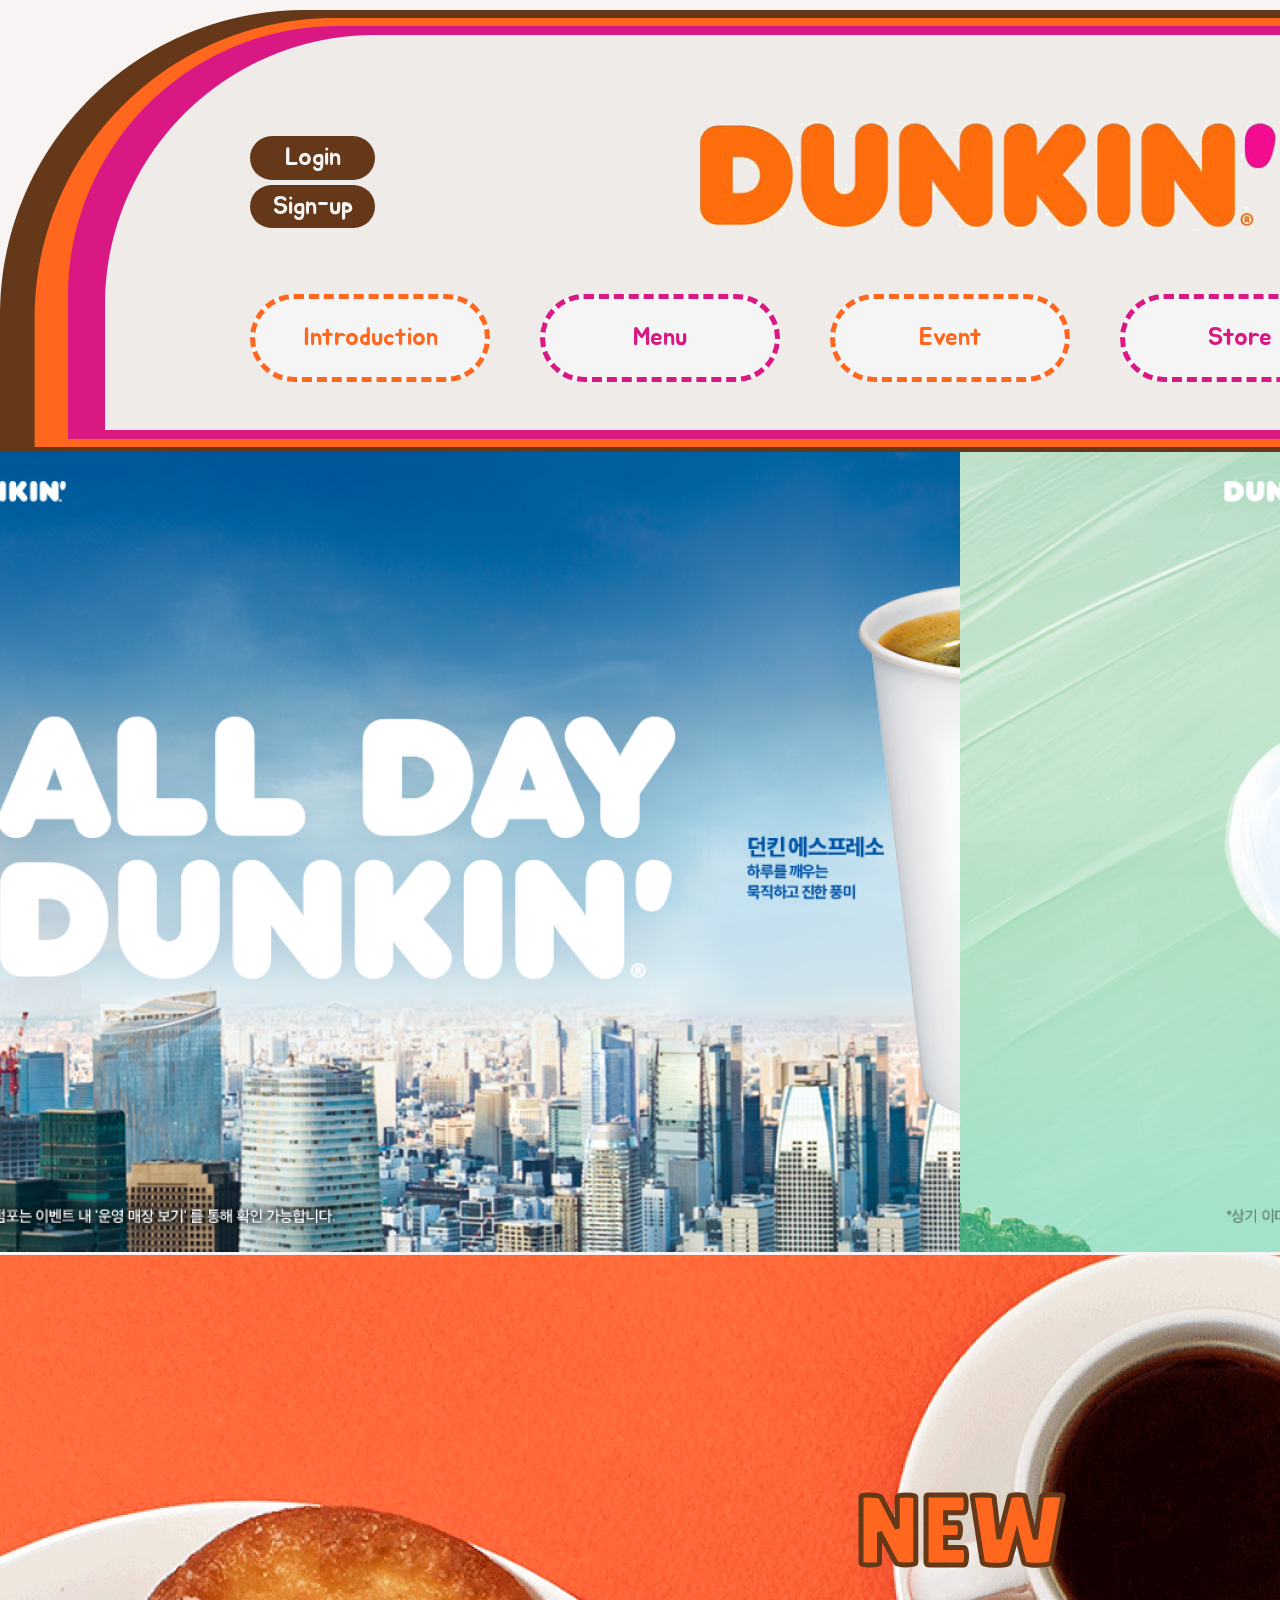
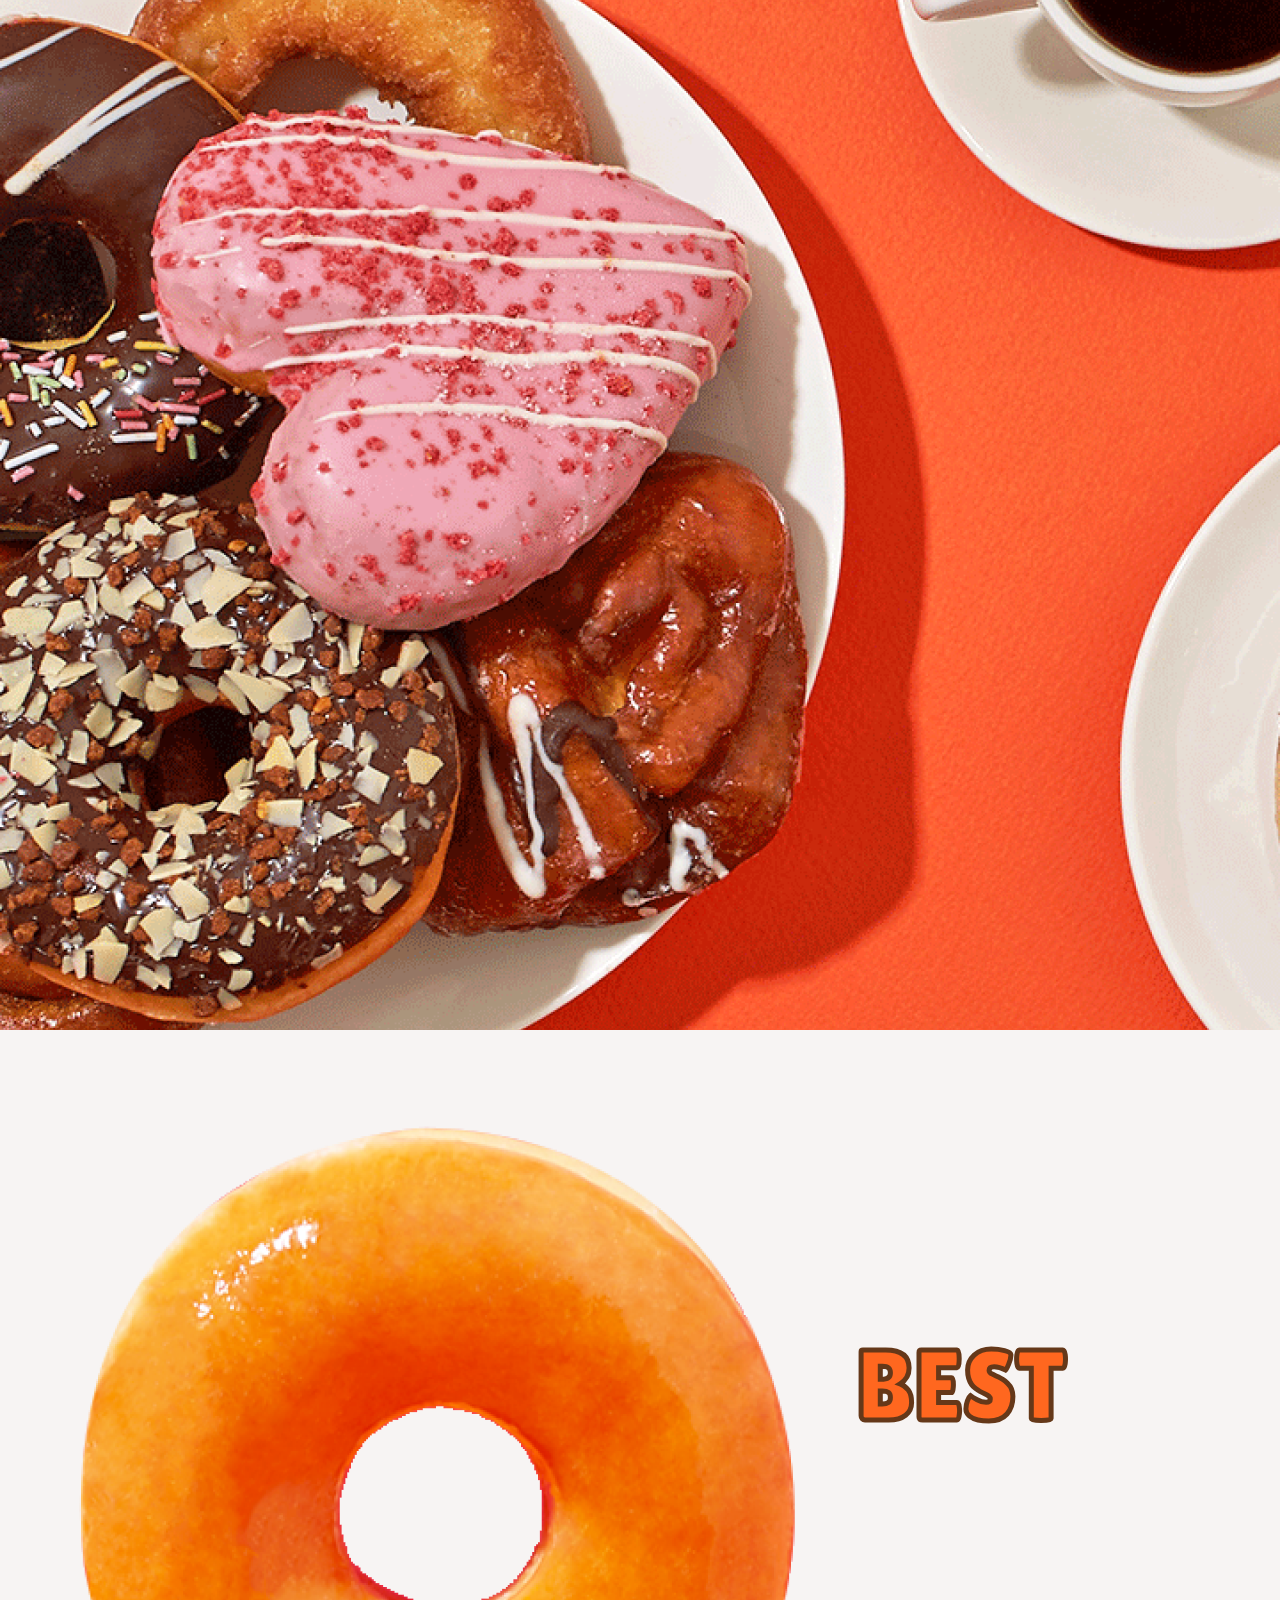
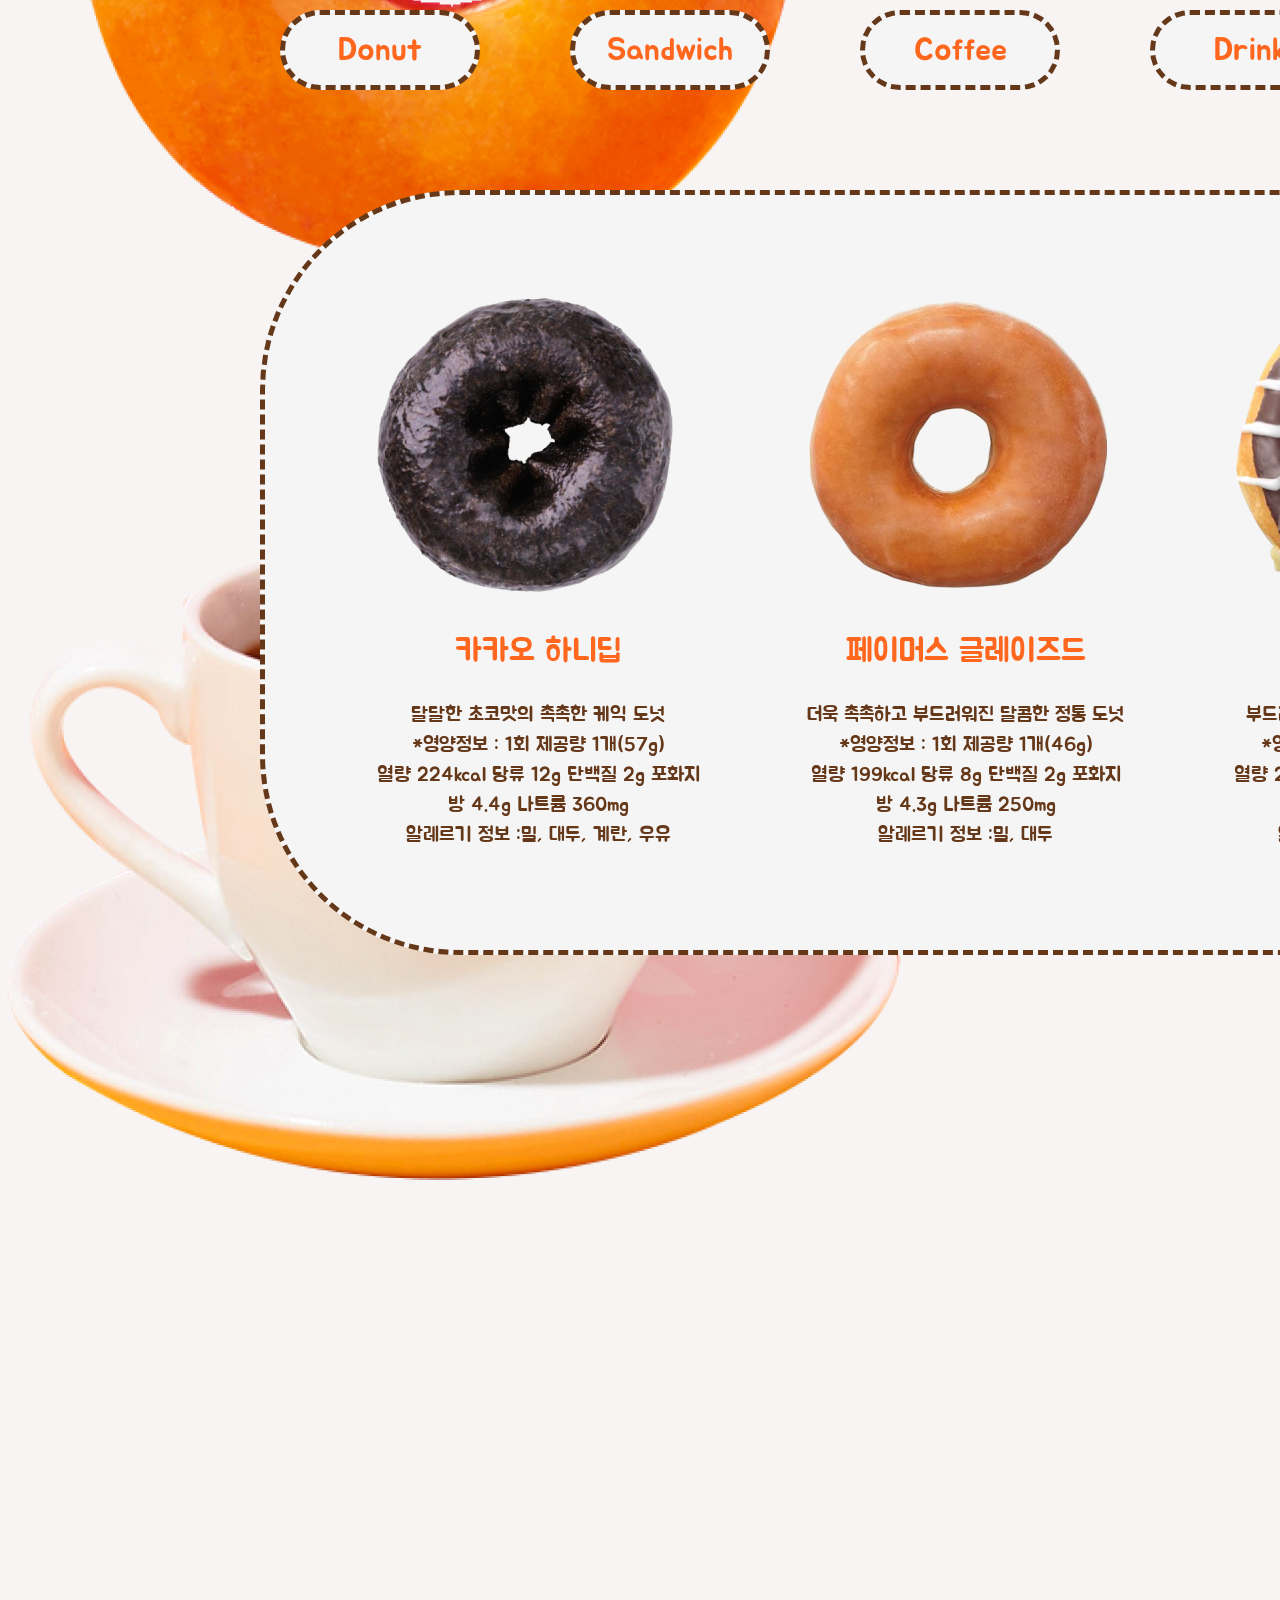
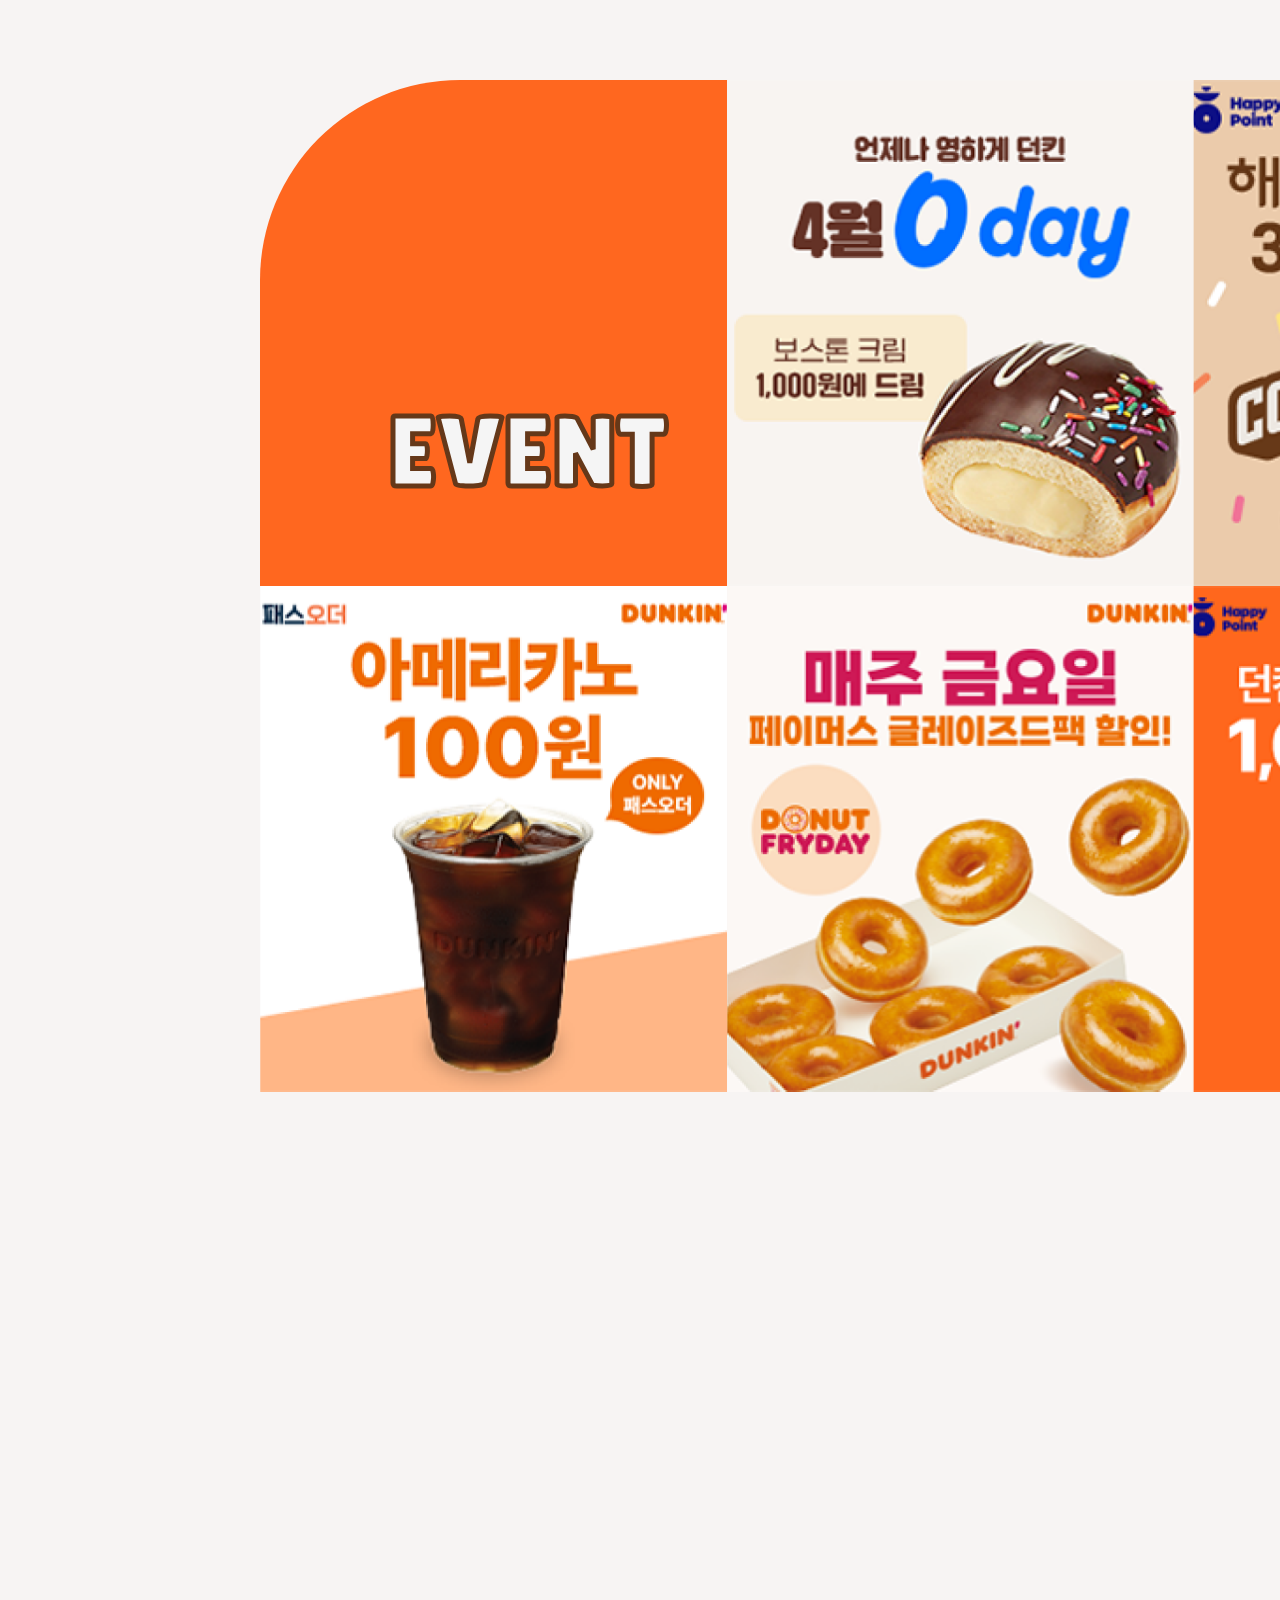
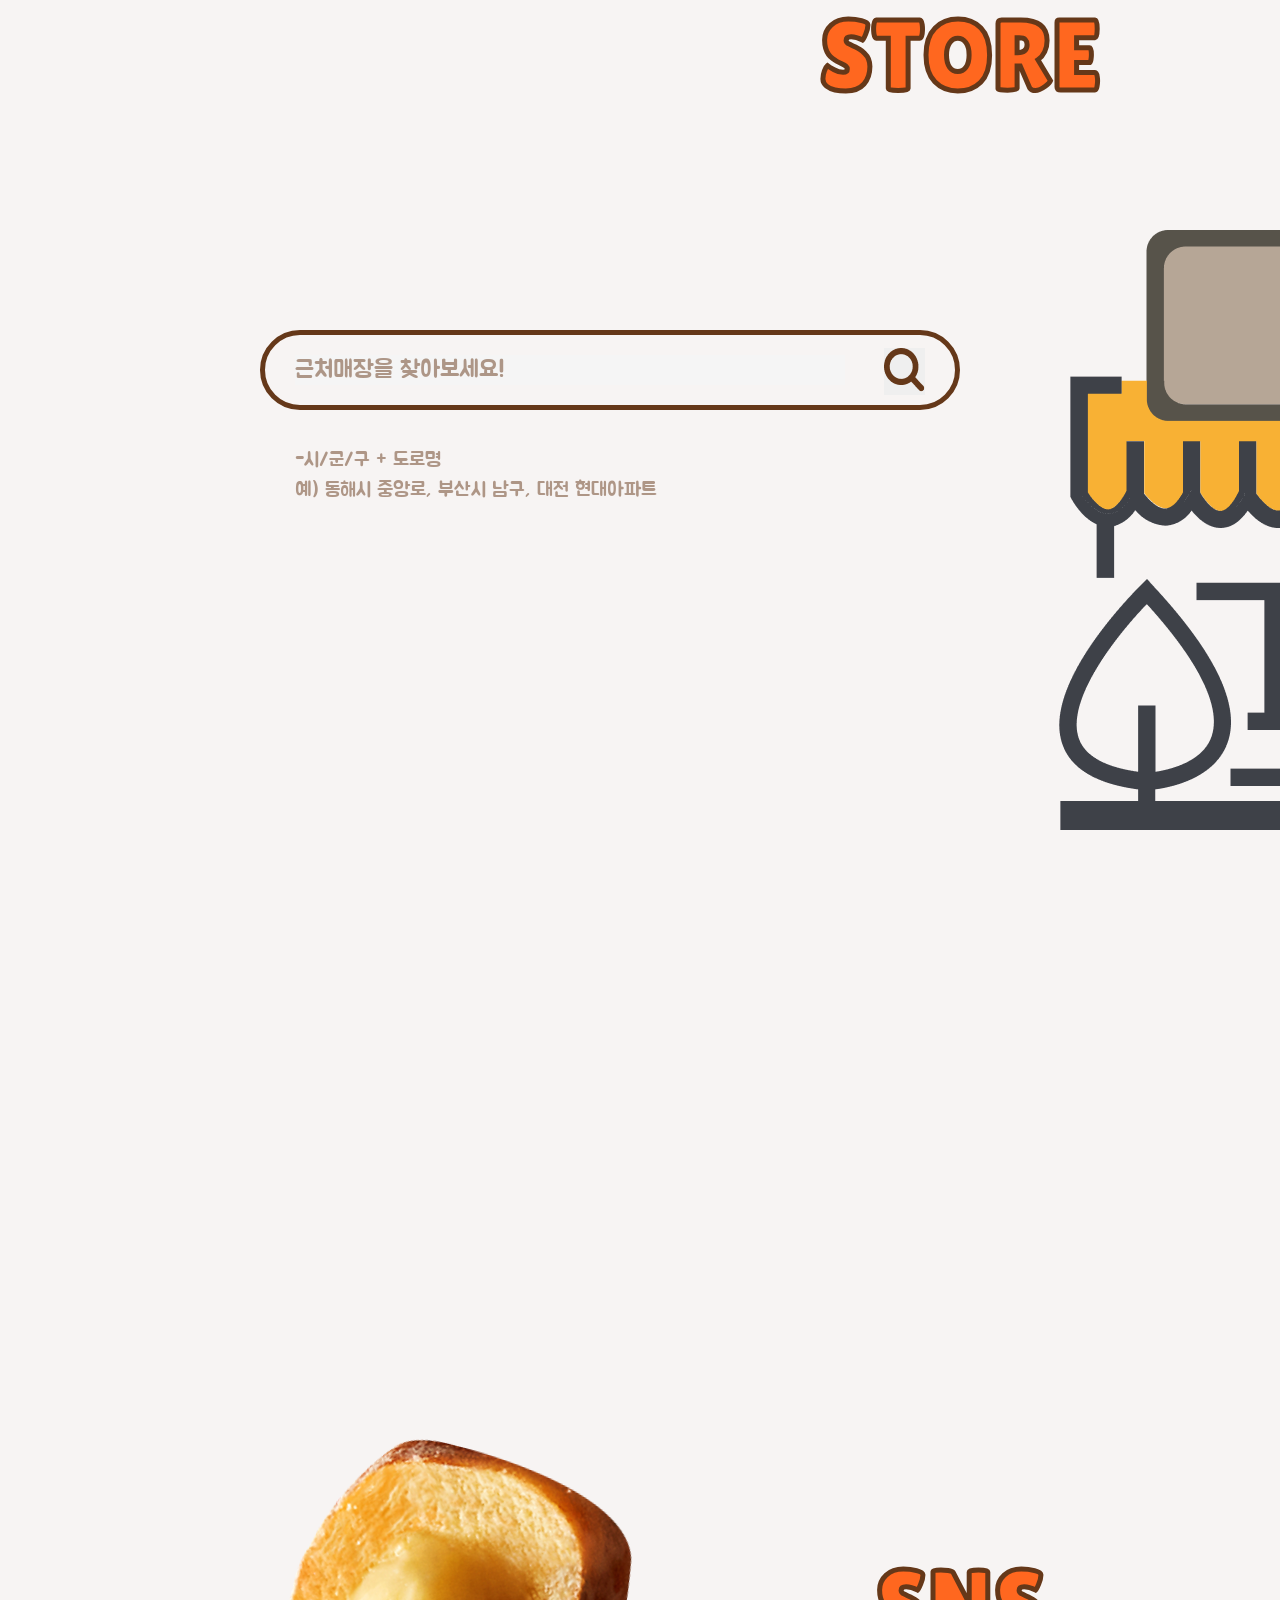
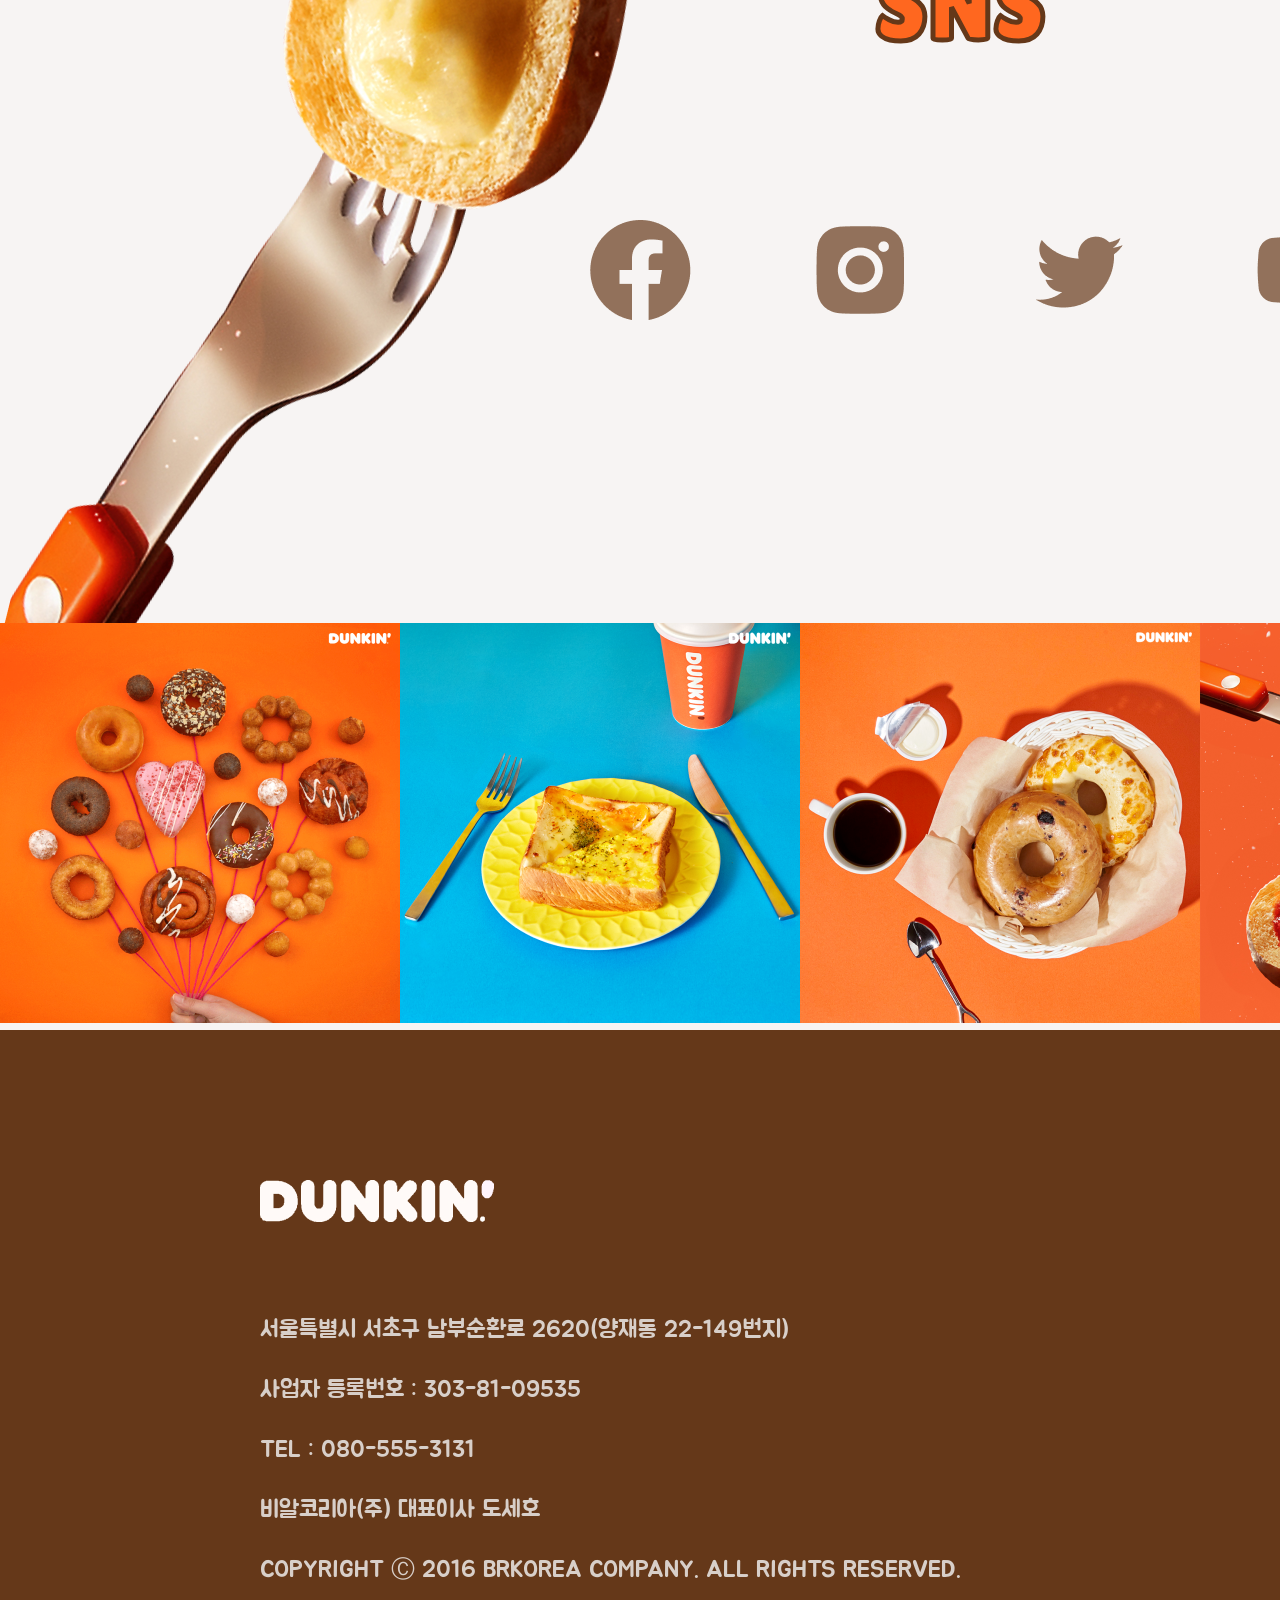
<file: project/project01/index.html>
<!DOCTYPE html>
<html lang="ko">

<head>
    <meta charset="UTF-8">
    <meta name="viewport" content="width=device-width, initial-scale=1.0">
    <title>Dunkin</title>
    <!-- font -->
    <link rel="preconnect" href="https://fonts.googleapis.com">
    <link rel="preconnect" href="https://fonts.gstatic.com" crossorigin>
    <link href="https://fonts.googleapis.com/css2?family=Jua&family=Lilita+One&display=swap" rel="stylesheet">
    <!-- css -->
    <link rel="stylesheet" href="css/main.css">
    <link rel="stylesheet" href="css/reset.css">
    <link rel="stylesheet" href="https://unpkg.com/swiper/swiper-bundle.min.css">
    <link rel="stylesheet" href="css/animation.css">

    <style>
        .swiper-container {
            position: relative;
            width: 100%;
            height: 800px;
        }

        .swiper-slide {
            text-align: center;
            display: flex;
            justify-content: center;
            align-items: center;
        }

        .swiper-pagination {
            position: absolute;
        }
    </style>
</head>

<body>
    <div id="wrap">
        <header id="header">
            <div class="header_img"><img src="img/Group 52.png" alt=""></div>
            <div class="header_txt">
                <div class="header_inner">
                    <ul class="login">
                        <li><a href="#">Login</a></li>
                        <li><a href="#">Sign-up</a></li>
                    </ul>
                    <h1><a href="#"><img src="img/logo.png" alt="Dunkin'"></a></h1>
                    <a href="#"><img src="img/cart.png" alt=""></a>
                </div>
                <nav>
                    <ul class="gnb">
                        <li><a href="#">Introduction</a>
                            <ul class="depth2">
                                <li><a href="#">도넛 이야기</a></li>
                                <li><a href="#">고객과의 약속</a></li>
                                <li><a href="#">던킨 생산센터</a></li>
                            </ul>
                        </li>
                        <li><a href="#">Menu</a>
                            <ul class="depth2">
                                <li><a href="#">Donut</a></li>
                                <li><a href="#">Sandwich</a></li>
                                <li><a href="#">Coffee</a></li>
                                <li><a href="#">Drinl</a></li>
                                <li><a href="#">Product</a></li>
                            </ul>
                        </li>
                        <li><a href="#">Event</a>
                            <ul class="depth2">
                                <li><a href="#">진행중 이벤트</a></li>
                                <li><a href="#">당첨자 발표</a></li>
                            </ul>
                        </li>
                        <li><a href="#">Store</a>
                            <ul class="depth2">
                                <li><a href="#">매장찾기</a></li>
                                <li><a href="#">신규매장</a></li>
                                <li><a href="#">우수매장</a></li>
                            </ul>
                        </li>
                        <li><a href="#">Franchise</a>
                            <ul class="depth2">
                                <li><a href="#">가맹시장안내</a></li>
                                <li><a href="#">새로운출발안내</a></li>
                            </ul>
                        </li>
                    </ul>
                </nav>
            </div>
        </header>

        <div class="swiper-container mv">
            <div class="swiper-wrapper">
                <div class="swiper-slide"><a href="#"><img src="img/mv1.png" alt="all day dunkin"></a></div>
                <div class="swiper-slide"><a href="#"><img src="img/mv2.png" alt="matcha dream"></a></div>
                <div class="swiper-slide"><a href="#"><img src="img/mv3.png" alt="boston cream latte"></a></div>
            </div>

            <!-- <div class="swiper-pagination"></div> -->

        </div>

        <main id="main">
            <section id="new">
                <div class="inner">
                    <h2>NEW</h2>
                    <iframe width="1420" height="800"
                        src="https://www.youtube.com/embed/FaKUMD1THK8?autoplay=1&mute=1&loop=1&playlist=FaKUMD1THK8"
                        frameborder="0" allowfullscreen></iframe>
                </div>
            </section>

            <section id="best">
                <div class="inner">
                    <h2>BEST</h2>
                    <div class="tab">
                        <button class="tablinks" onclick="openTab(event, 'Tab1')">Donut</button>
                        <button class="tablinks" onclick="openTab(event, 'Tab2')">Sandwich</button>
                        <button class="tablinks" onclick="openTab(event, 'Tab3')">Coffee</button>
                        <button class="tablinks" onclick="openTab(event, 'Tab4')">Drink</button>
                        <button class="tablinks" onclick="openTab(event, 'Tab5')">Product</button>
                    </div>

                    <div id="Tab1" class="tabcontent">
                        <div class="tab_content">
                            <div class="donut1">
                                <img src="img/donut1.png" alt="카카오 하니딥">
                                <h3>카카오 하니딥</h3>
                                <p>달달한 초코맛의 촉촉한 케익 도넛<br>
                                    *영양정보 : 1회 제공량 1개(57g)<br>
                                    열량 224kcal 당류 12g 단백질 2g 포화지방 4.4g 나트륨 360mg<br>
                                    알레르기 정보 :밀, 대두, 계란, 우유</p>
                            </div>
                            <div class="donut2">
                                <img src="img/donut2.png" alt="페이머스 글레이즈드">
                                <h3>페이머스 글레이즈드</h3>
                                <p>더욱 촉촉하고 부드러워진 달콤한 정통 도넛<br>
                                    *영양정보 : 1회 제공량 1개(46g)<br>
                                    열량 199kcal 당류 8g 단백질 2g 포화지방 4.3g 나트륨 250mg<br>
                                    알레르기 정보 :밀, 대두</p>
                            </div>
                            <div class="donut3">
                                <img src="img/donut3.png" alt="보스톤 크림">
                                <h3>보스톤 크림</h3>
                                <p>부드러운 바바리안 크림이 들어간 도넛<br>
                                    *영양정보 : 1회 제공량 1개(67g)<br>
                                    열량 244kcal 당류 12g 단백질 3g 포화지방 6g 나트륨 300mg<br>
                                    알레르기 정보 :밀, 대두, 우유</p>
                            </div>
                        </div>
                    </div>
                    <div id="Tab2" class="tabcontent">
                        <div class="tab_content">
                            <div class="sand1">
                                <img src="img/sand1.png" alt="수퍼잭슨 피자 브레드">
                                <h3>수퍼잭슨 피자 브레드</h3>
                                <p>수퍼잭슨 피자의 노하우가 담긴 핫 브레드<br>
                                    *영양정보 : 1회 제공량 1개(126g)<br>열량 303kcal 당류 7g 단백질 12g 포화지방 3g 나트륨 510mg<br>
                                    알레르기 정보 :밀, 대두, 계란, 우유, 돼지고기, 쇠고기, 토마토</p>
                            </div>
                            <div class="sand2">
                                <img src="img/sand2.png" alt="오리지널 핫도그">
                                <h3>오리지널 핫도그</h3>
                                <p>육즙이 풍부한 킬바사 소시지와 케찹,머스타드,피클이 어우러진 정통 오리지널 핫도그<br>
                                    *영양정보 : 1회 제공량 1개(143g)<br>
                                    열량 430kcal 당류 8g 단백질 16g 포화지방 10g 나트륨 740mg<br>
                                    알레르기 정보 :밀, 대두, 계란, 우유, 돼지고기, 쇠고기, 토마토</p>
                            </div>
                            <div class="sand3">
                                <img src="img/sand3.png" alt="콰트로 치즈 크로크무슈">
                                <h3>콰트로 치즈 크로크무슈</h3>
                                <p>부드러운 페스츄리식빵에 4가지 치즈가 들어간 고소한 치즈 풍미의 크로크무슈<br>
                                    *영양정보 : 1회 제공량 1개(130g)<br>
                                    열량 406kcal 당류 8g 단백질 15g 포화지방 10g 나트륨 890mg<br>
                                    알레르기 정보 :밀, 대두, 계란, 우유, 돼지고기, 쇠고기</p>
                            </div>
                        </div>
                    </div>
                    <div id="Tab3" class="tabcontent">
                        <div class="tab_content">
                            <div class="coffee1">
                                <img src="img/coffee1.png" alt="아이스 카페모카">
                                <h3>아이스 카페모카</h3>
                                <p>진한 에스프레소와 달콤한 초코, 부드러운 휘핑크림이 조화로운 커피<br>
                                    *영양정보 : 1회 제공량 1잔(367g)<br>
                                    열량 235kcal 당류 28g 단백질 8g 포화지방 5g 나트륨 101mg 카페인 161mg<br>알레르기 정보 :대두, 우유</p>
                            </div>
                            <div class="coffee2">
                                <img src="img/coffee2.png" alt="아이스 아메리카노">
                                <h3>아이스 아메리카노</h3>
                                <p>깊은 카카오의 풍미와 풍부한 바디감을 느낄 수 있는 던킨 아이스 아메리카노<br>
                                    *영양정보 : 1회 제공량 1잔(360g)<br>열량 15kcal 당류 0g 단백질 0g 포화지방 0g 나트륨 1mg 카페인 156mg<br>알레르기
                                    정보 :없음</p>
                            </div>
                            <div class="coffee3">
                                <img src="img/coffee3.png" alt="아이스 카페라떼">
                                <h3>아이스 카페라떼</h3>
                                <p>진한 에스프레소와 신선한 우유의 만남<br>
                                    *영양정보 : 1회 제공량 1잔(355g)<br>열량 140kcal 당류 9g 단백질 6g 포화지방 4.9g 나트륨 98mg 카페인 156mg<br>
                                    알레르기 정보 :우유</p>
                            </div>
                        </div>
                    </div>
                    <div id="Tab4" class="tabcontent">
                        <div class="tab_content">
                            <div class="drink1">
                                <img src="img/drink1.png" alt="나주배 쿨라타">
                                <h3>나주배 쿨라타</h3>
                                <p>갈증에 좋은 국산 나주배를 넣어 더 달콤하고 시원한 쿨라타<br>
                                    *영양정보 : 1회 제공량 1잔(430g)<br>열량 210kcal 당류 48g 단백질
                                    0g
                                    포화지방 0g 나트륨 1mg<br>알레르기 정보 :없음</p>
                            </div>
                            <div class="drink2">
                                <img src="img/drink2.png" alt="자몽 에이드">
                                <h3>자몽 에이드</h3>
                                <p>진짜 자몽 알갱이가 살아 있어 더욱 상큼한 에이드<br>
                                    *영양정보 : 1회 제공량 1잔(477g)<br>열량 135kcal 당류 30g 단백질 0g 포화지방 0g 나트륨 21mg<br>알레르기 정보 :없음
                                </p>
                            </div>
                            <div class="drink3">
                                <img src="img/drink3.png" alt="레몬에이드">
                                <h3>레몬에이드</h3>
                                <p>레몬과즙이 함유된 새콤달콤한 레몬에이드<br>*영양정보 : 1회 제공량 1잔(477g)<br>열량 145kcal 당류 33g 단백질 0g 포화지방 0g
                                    나트륨 9mg<br>알레르기 정보 :없음</p>
                            </div>
                        </div>
                    </div>
                    <div id="Tab5" class="tabcontent">
                        <div class="tab_content">
                            <div class="product1">
                                <img src="img/product1.png" alt="허니 글레이즈드 약과">
                                <h3>허니 글레이즈드 약과</h3>
                                <p>도넛 닮은 미니 약과<br> * 제조원 : (주)호남샤니, 유통전문판매원 : 비알코리아(주)</p>
                            </div>
                            <div class="product2">
                                <img src="img/product2.png" alt="던킨 드립백 에티오피아의 축복">
                                <h3>던킨 드립백 에티오피아의 축복</h3>
                                <p>´깊고 향긋한 향이 일품, 상큼한 신 맛과 커피의 단 맛이 잘 어우러지는 고급스러운 커피
                                    <br>- 에티오피아산 싱글 오리진 원두 사용
                                    <br>- Tasting Notes : JASMINE, GRAPE, CHOCOLATE
                                    <br>- Roasting point : Medium
                                </p>
                            </div>
                            <div class="product3">
                                <img src="img/product3.png" alt="던킨에스프레소 블렌드">
                                <h3>던킨에스프레소 블렌드</h3>
                                <p>던킨 에스프레소 고유의 다크초콜렛, 카카오의 풍미를 느낄수 있는 커피</p>
                            </div>
                        </div>
                    </div>
                </div>
            </section>

            <section id="event">
                <ul>
                    <li>
                        <h2>EVENT</h2>
                    </li>
                    <li><a href="#"><img src="img/event2.png" alt="0day"></a></li>
                    <li><a href="#"><img src="img/event3.png" alt="369스탬프"></a></li>
                    <li><a href="#"><img src="img/event4.png" alt="아메리카노 1000원"></a></li>
                    <li><a href="#"><img src="img/event5.png" alt="매주 금요일 할인"></a></li>
                    <li class="radius"><a href="#"><img src="img/event6.png" alt="1000원 off"></a></li>
                </ul>

            </section>

            <section id="store">
                <h2>STORE</h2>
                <div class="search">
                    <input type="text" id="search-input" placeholder="근처매장을 찾아보세요!" maxlength="150">
                    <button><img src="img/search.png" alt=""></button>
                </div>
                <p>-시/군/구 + 도로명<br>
                    예) 동해시 중앙로, 부산시 남구, 대전 현대아파트</p>
            </section>

            <section id="sns">
                <h2>SNS</h2>
                <ul class="icon">
                    <li><a target="_blank" href="https://www.facebook.com/DunkinKorea"><img src="img/facefook.png"
                                alt="페이스북"></a></li>
                    <li><a target="_blank" href="https://www.instagram.com/dunkin_kr/"><img src="img/insta.png"
                                alt="인스타그램"></a></li>
                    <li><a target="_blank"
                            href="https://twitter.com/i/flow/login?redirect_after_login=%2Fdunkin_kr"><img
                                src="img/twitter.png" alt="트위터"></a></li>
                    <li><a target="_blank" href="https://www.youtube.com/user/dunkindonutskorea"><img
                                src="img/youtube.png" alt="유튜브"></a></li>
                </ul>
                <div class="ani">
                    <p class="left_img"><img src="img/sns_bgleft.png" alt=""></p>
                    <p class="right_img"><img src="img/sns_bgright.png" alt=""></p>
                </div>
                <div id="slide">
                    <ul class="img">
                        <li><img src="img/sl1.png" alt=""></li>
                        <li><img src="img/sl2.png" alt=""></li>
                        <li><img src="img/sl3.png" alt=""></li>
                        <li><img src="img/sl4.png" alt=""></li>
                        <li><img src="img/sl5.png" alt=""></li>
                        <li><img src="img/sl6.png" alt=""></li>
                        <li><img src="img/sl7.png" alt=""></li>
                        <li><img src="img/sl8.png" alt=""></li>
                        <li><img src="img/sl9.png" alt=""></li>
                        <li><img src="img/sl10.png" alt=""></li>
                    </ul>
                </div>
            </section>


        </main>

        <footer id="footer">
            <div class="footer_left">
                <p class="f_logo"><a href="#"><img src="img/footerlogo.png" alt="Dunkin"></a></p>
                <address>서울특별시 서초구 남부순환로 2620(양재동 22-149번지)<br>사업자 등록번호 : 303-81-09535<br>
                    TEL : 080-555-3131<br>비알코리아(주) 대표이사 도세호</address>
                <p class="copy">COPYRIGHT Ⓒ 2016 BRKOREA COMPANY. ALL RIGHTS RESERVED.</p>
            </div>
            <div class="footer_right">
                <ul>
                    <li><a href="#">윤리신고센터</a></li>
                    <li><a href="#">이용약관</a></li>
                    <li><a href="#">개인정보처리방침</a></li>
                    <li><a href="#">영상정보처리기기운영관리방침</a></li>
                    <li><a href="#">안전보건경영방침</a></li>
                    <li><a href="#">이메일무단수집거부</a></li>
                    <li><a href="#">채용안내</a></li>
                </ul>
            </div>
        </footer>

        <script src="https://unpkg.com/swiper/swiper-bundle.min.js"></script>
        <script>
            const swiper = new Swiper('.mv', {
                autoplay: {
                    delay: 3000,
                    pauseOnMouseEnter: true,
                },

                pagination: {
                    el: ".swiper-pagination",
                },
            });
        </script>

        <script src="js/script.js"></script>
    </div>
</body>

</html>
</file>
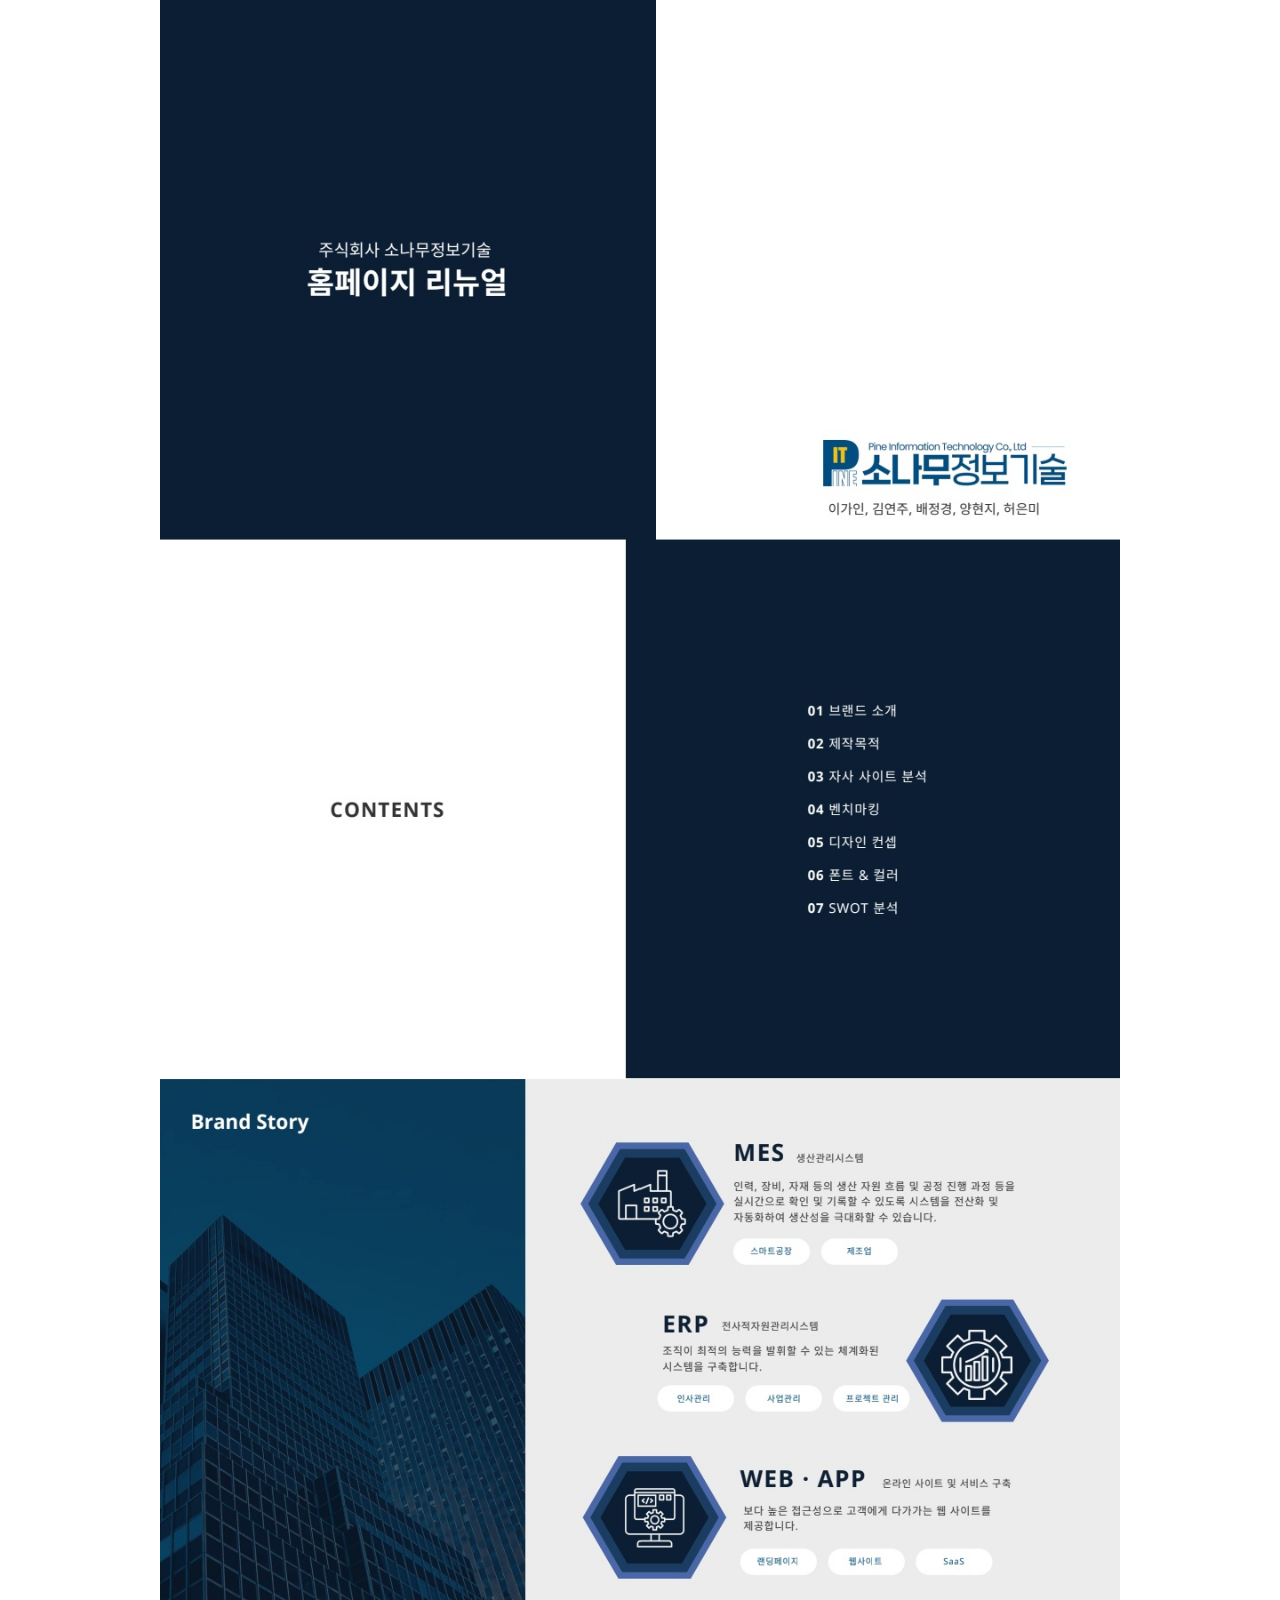
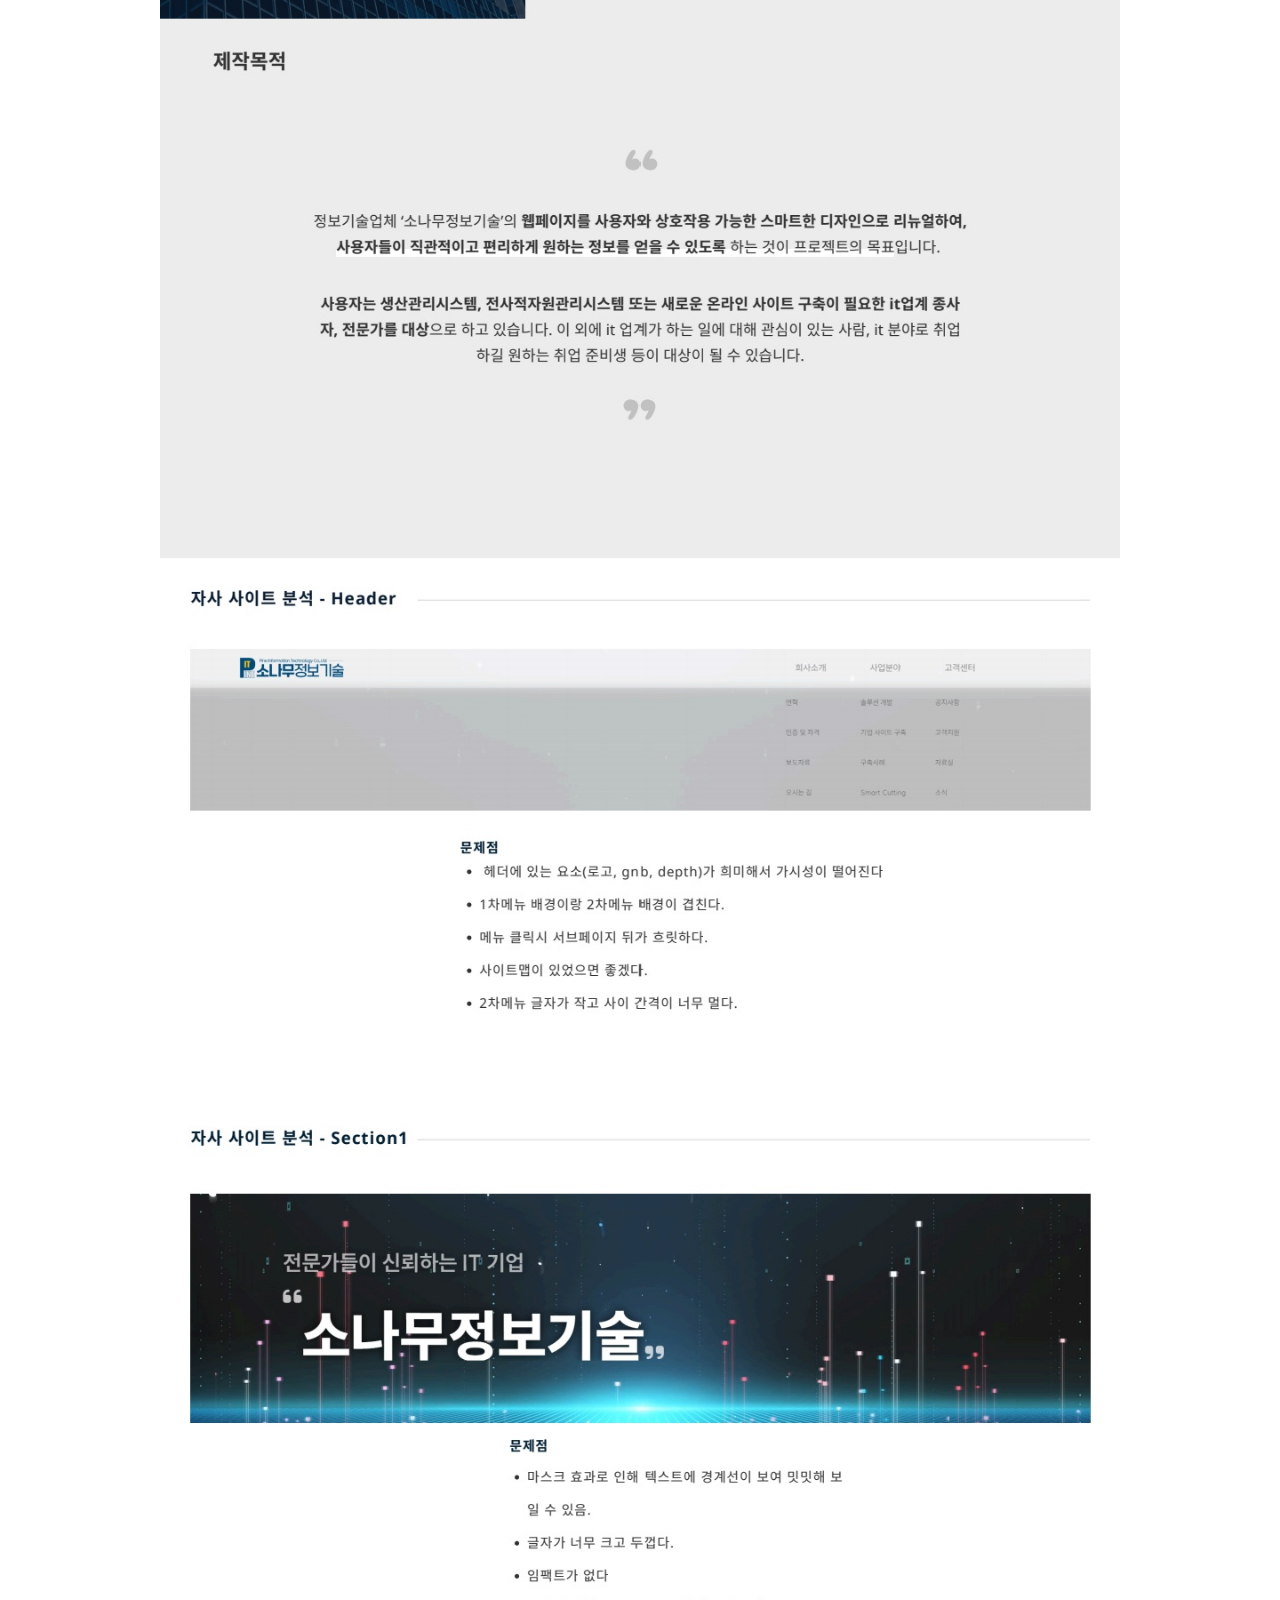
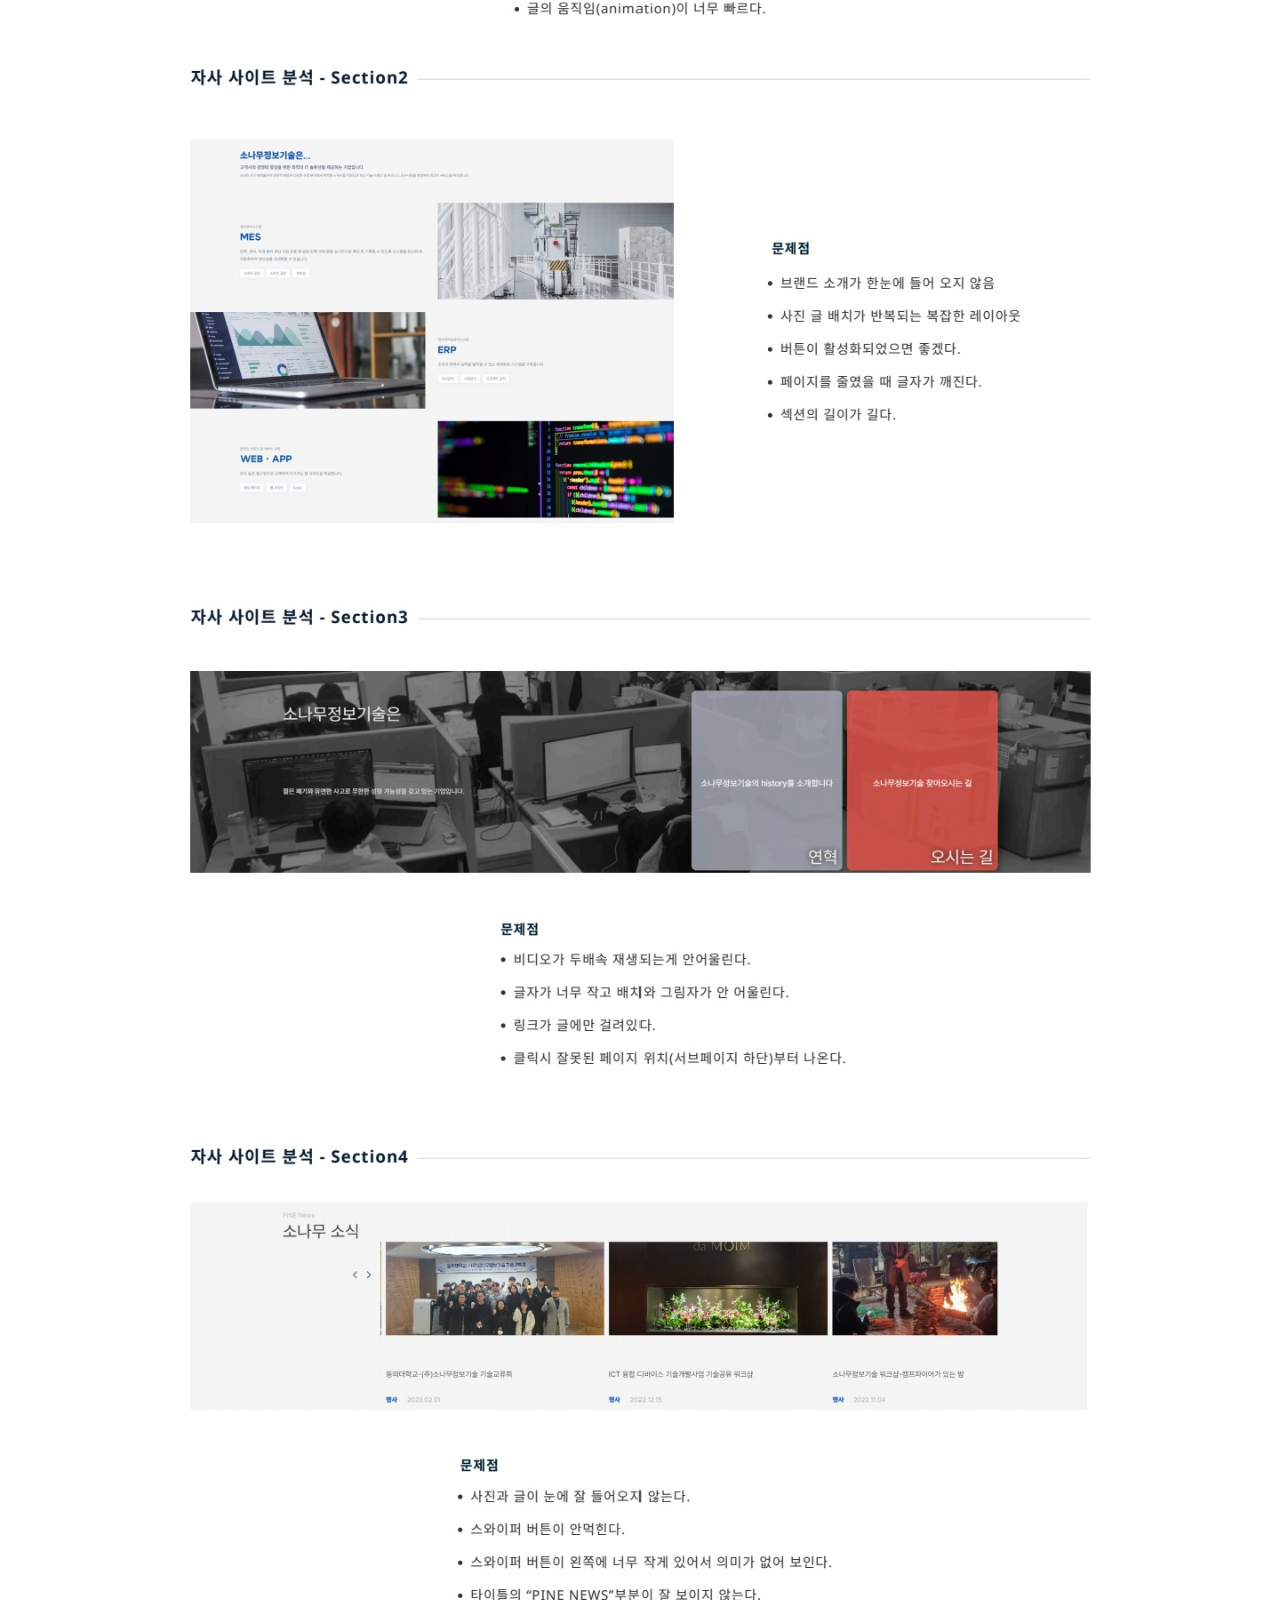
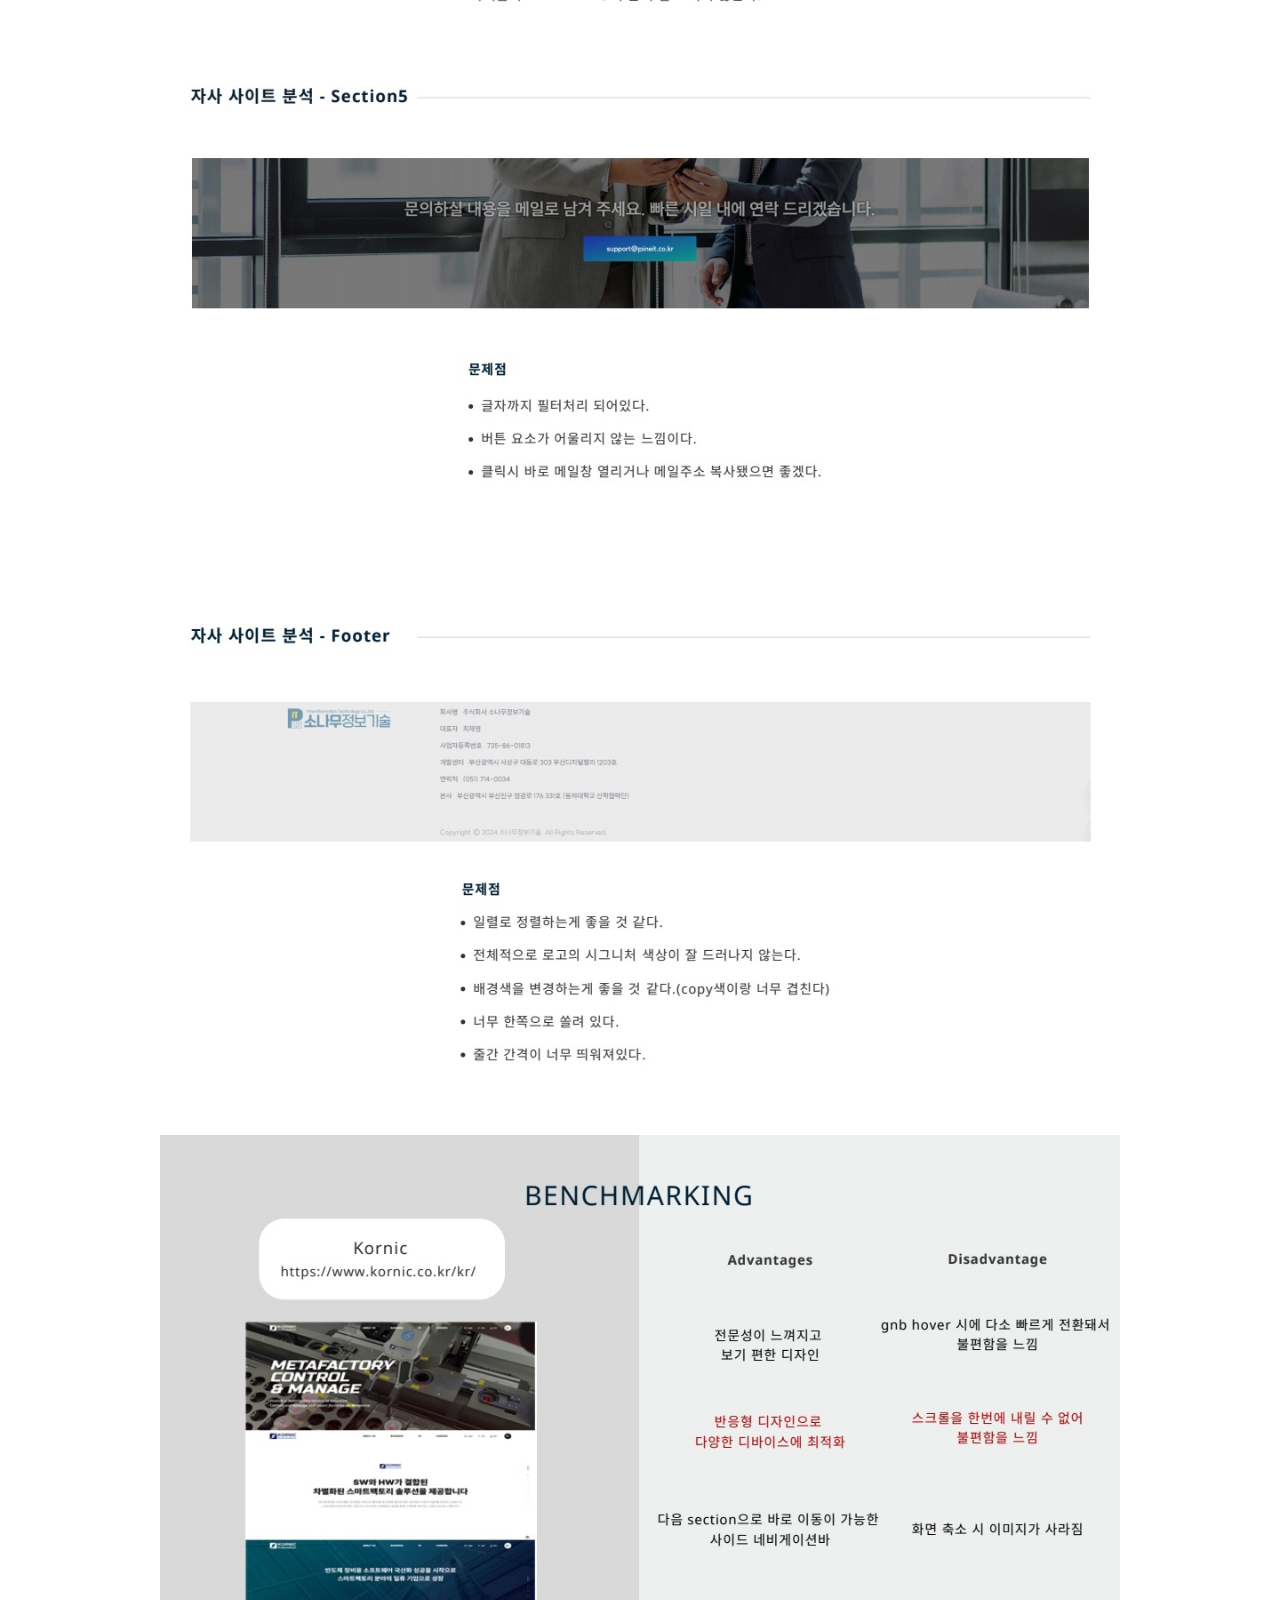
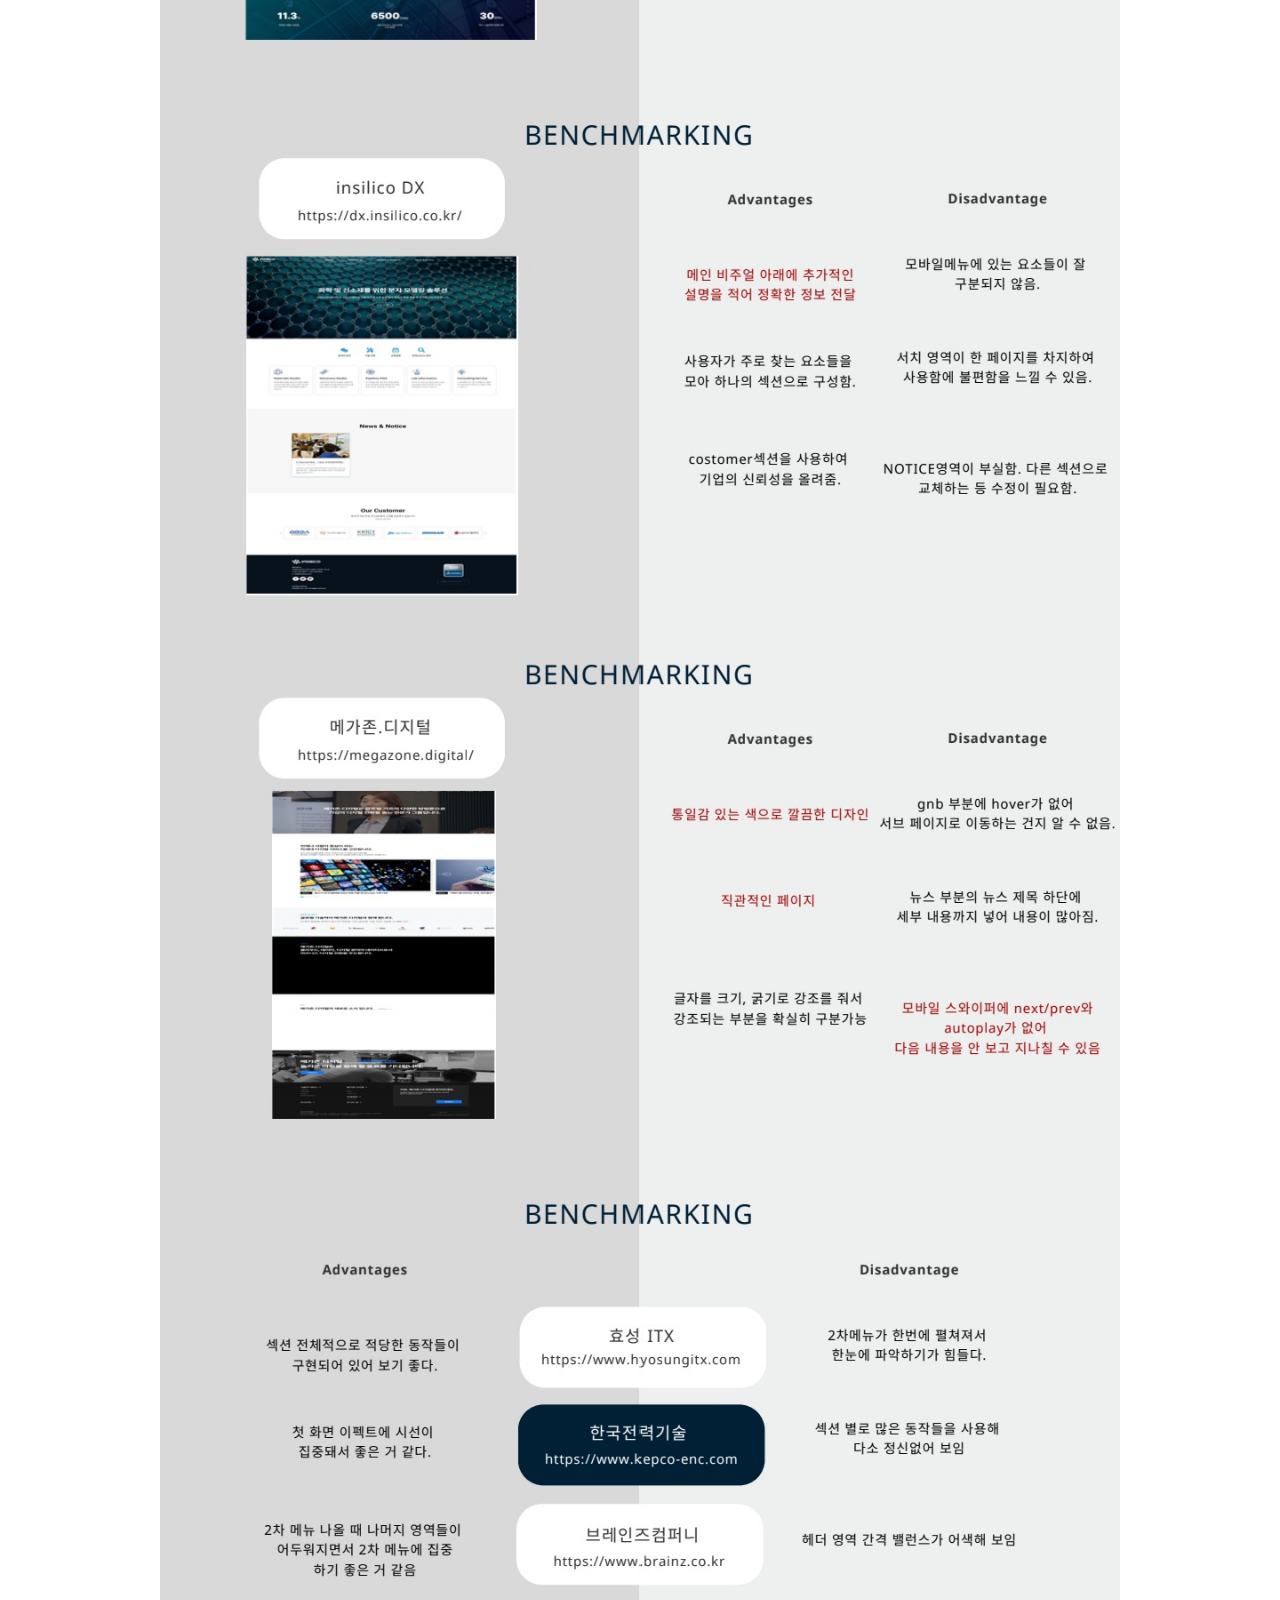
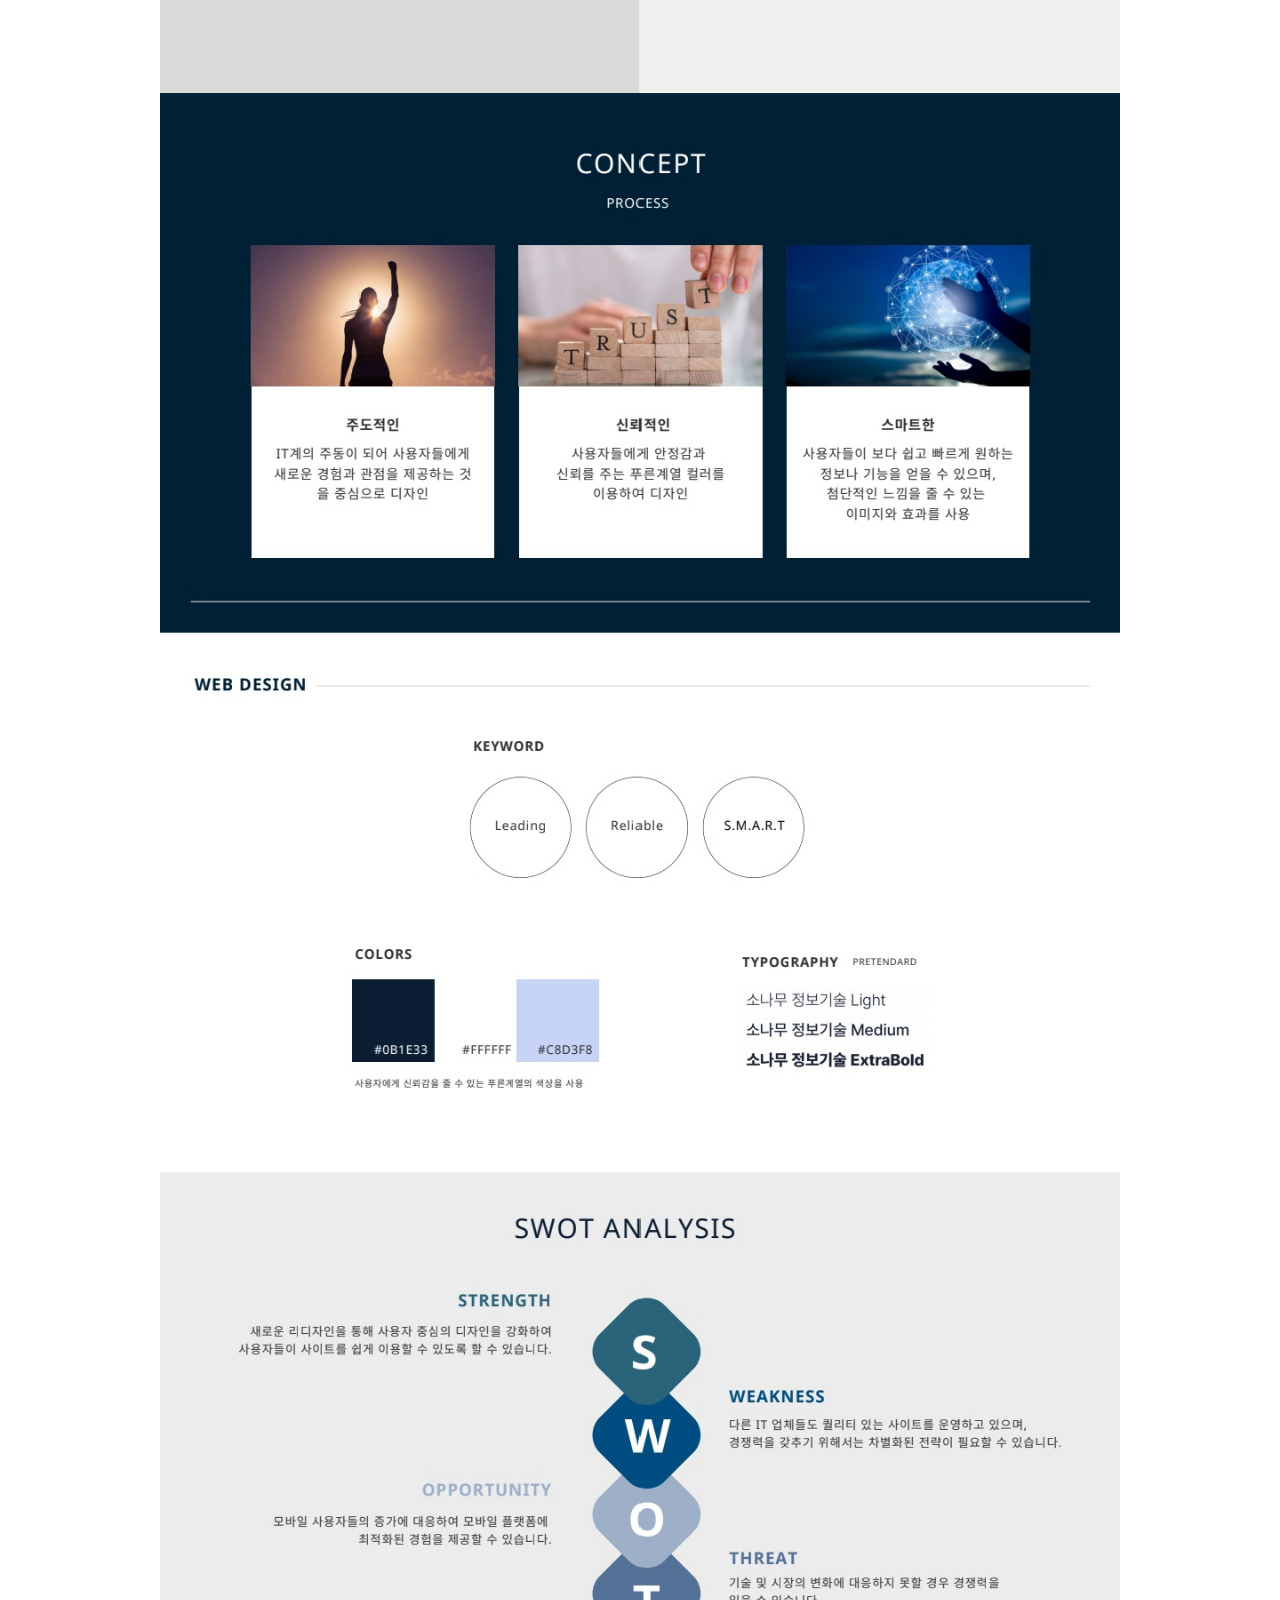
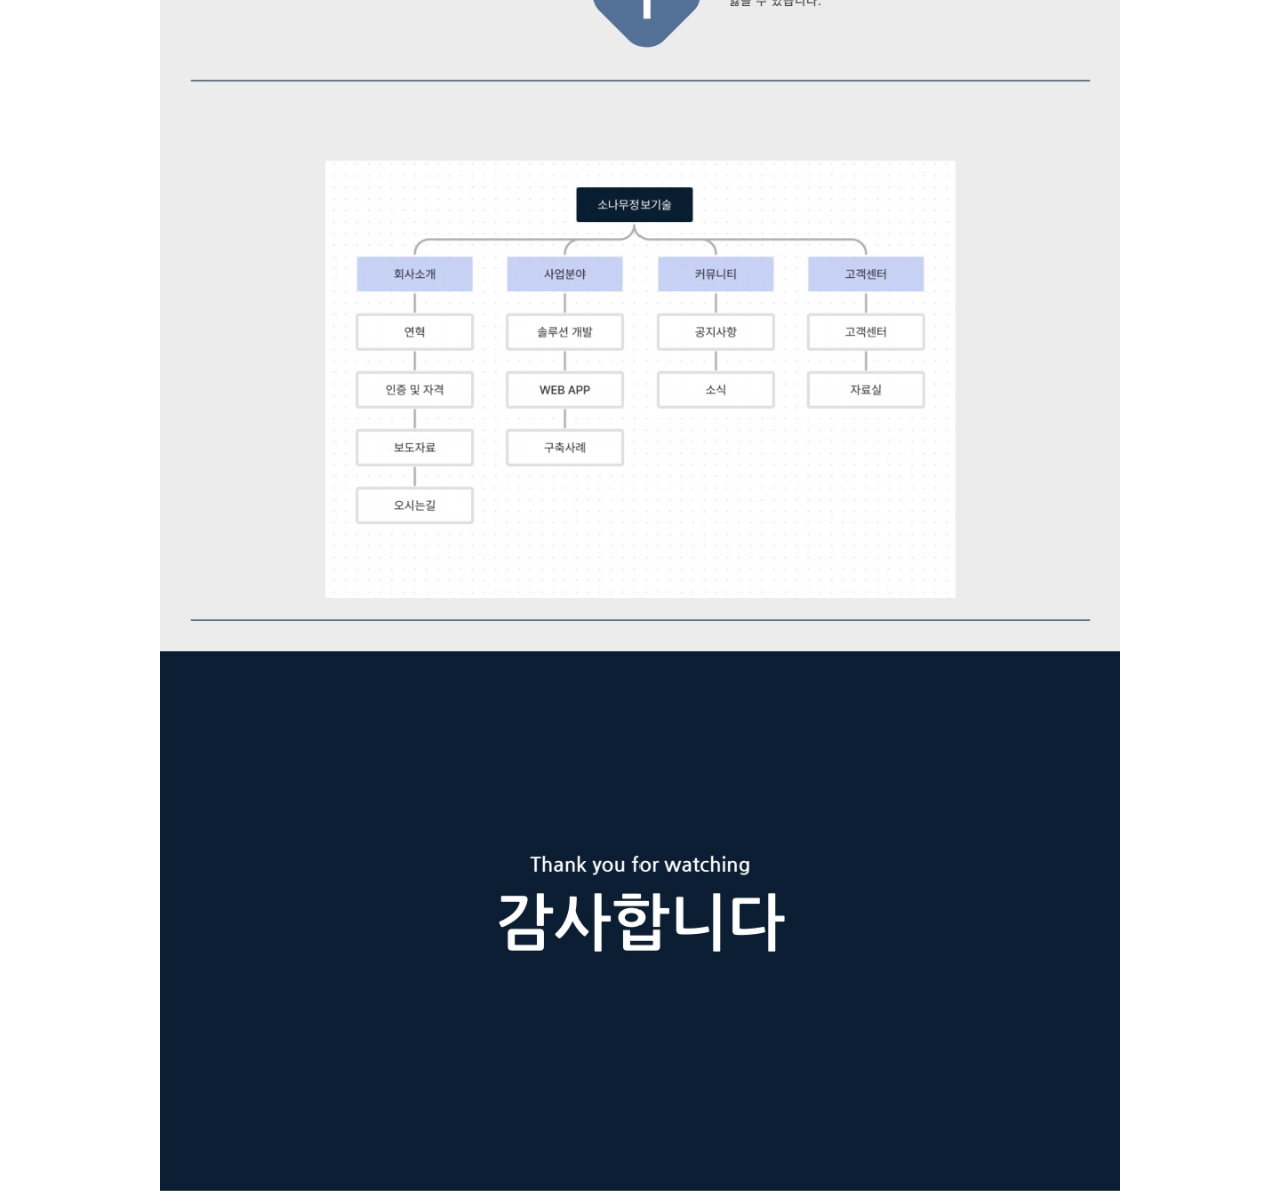
<file: project/team01.html>
<!DOCTYPE html>
<html lang="en">
<head>
    <meta charset="UTF-8">
    <meta name="viewport" content="width=device-width, initial-scale=1.0">
    <title>소나무정보기술 기획</title>
    <style>
        * { margin: 0; padding: 0; box-sizing: border-box;}
        .box {max-width: 75%;margin: 0 auto;}
        img {width: 100%;}
    </style>
</head>
<body>
    <div class="box">
        <a href="team01/index.html"><img src="../img/team01.png" alt="소나무정보기술 기획안"></a>
    </div>
</body>
</html>
</file>
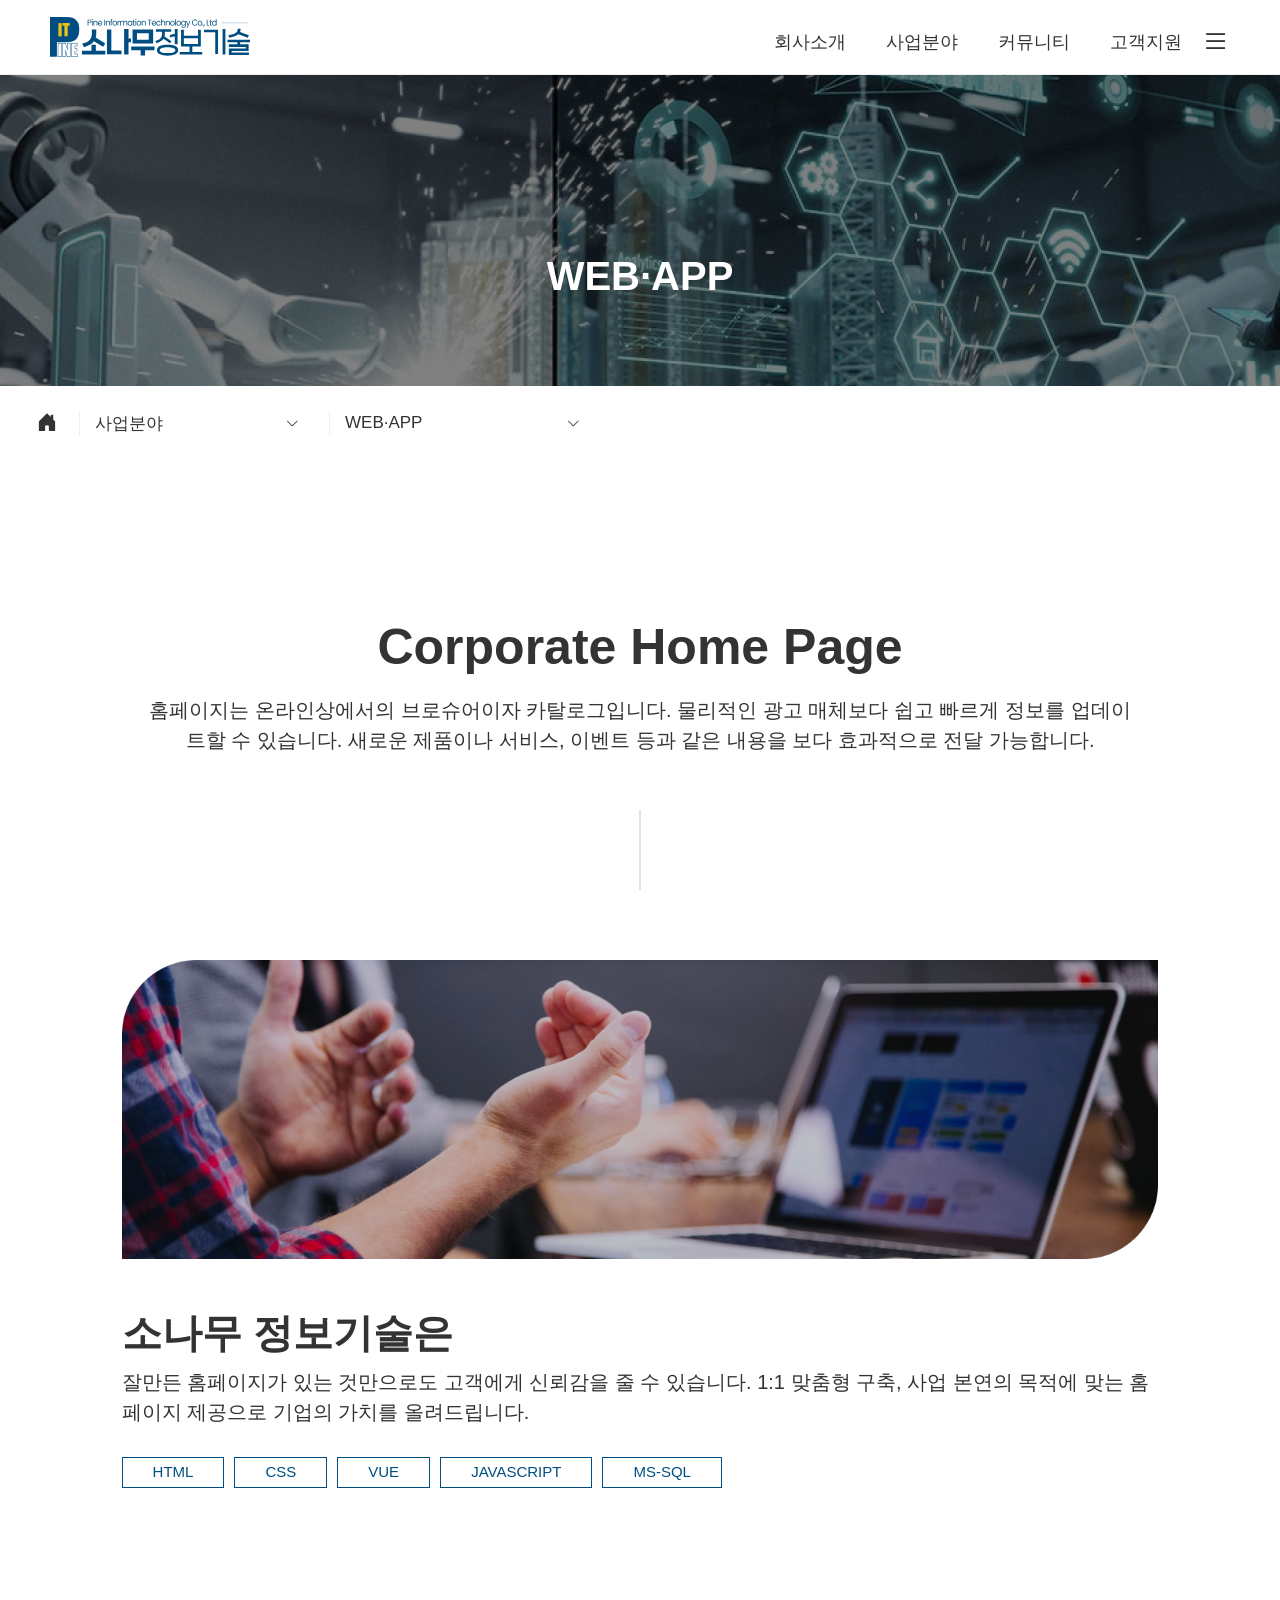
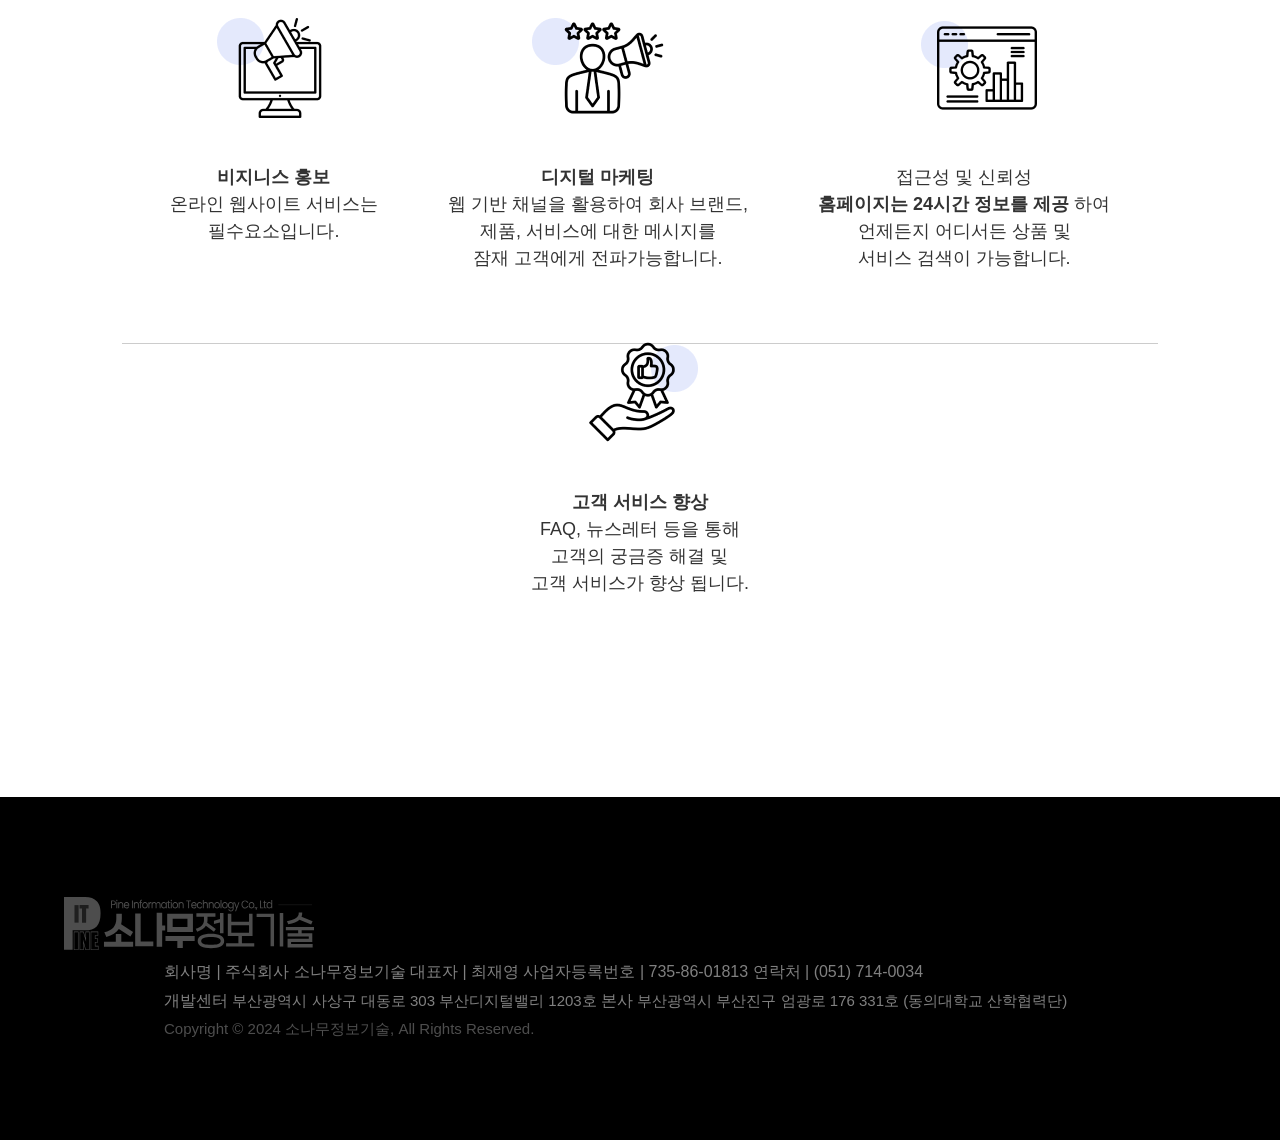
<file: project/team01/sub/app.html>
<!DOCTYPE html>
<html lang="ko">


<head>
    <meta charset="UTF-8">
    <meta name="viewport" content="width=device-width, initial-scale=1.0">
    <title>소나무정보기술</title>

    <!-- meta tag-->
    <meta name="title" content="소나무정보기술">
    <meta name="description" content="전문가들이 신뢰하는 IT기업 소나무정보기술">
    <meta name="keyword" content="IT, 소나무정보기술">
    <meta name="author" content="소나무정보기술">

    <!--favicon-->
    <link rel="shortcut icon" href="../images/favicon.svg" type="image/x-icon">

    <!--font-->
    <link rel="preconnect" href="https://fonts.googleapis.com">
    <link rel="preconnect" href="https://fonts.gstatic.com" crossorigin>
    <link href="https://fonts.googleapis.com/css2?family=Viga&display=swap" rel="stylesheet">
    <link rel="preconnect" href="https://fonts.googleapis.com">
    <link rel="preconnect" href="https://fonts.gstatic.com" crossorigin>
    <link href="https://fonts.googleapis.com/css2?family=Viga&display=swap" rel="stylesheet">
    <link rel="stylesheet" href="../css/font.css">

    <!--web icon-->
    <link rel="stylesheet" href="https://cdn.jsdelivr.net/npm/bootstrap-icons@1.11.3/font/bootstrap-icons.min.css">

    <!--css-->
    <link rel="stylesheet" href="../css/reset.css">
    <link rel="stylesheet" href="../css/swiper-bundle.min.css">
    <link href="https://unpkg.com/aos@2.3.1/dist/aos.css" rel="stylesheet">
    <link rel="stylesheet" href="../css/common.css">
    <link rel="stylesheet" href="../css/app.css">

    <!--js-->
    <script src="../js/swiper-bundle.min.js"></script>
    <script src="../js/jquery-3.7.1.min.js"></script>
    <script src="../js/common.js"></script>
    <script src="../js/app.js"></script>
</head>

<body>
    <div id="wrap">
        <!-- 사이트맵+모바일 영역 시작 -->
        <!-- 사이트맵 시작 -->
        <div class="all_wrap">
            <ul class="all_gnb">
                <li>
                    <a href="sub/story.html">회사소개</a>
                    <ul class="all_depth2">
                        <li><a href="../sub/story.html">연혁</a></li>
                        <li><a href="../sub/license.html">인증 및 자격</a></li>
                        <li><a href="../sub/PRESS.html">보도자료</a></li>
                        <li><a href="../sub/map.html">오시는 길</a></li>
                    </ul>
                </li>
                <li><a href="sub/solution.html">사업분야</a>
                    <ul class="all_depth2">
                        <li><a href="../sub/solution.html">솔루션 개발</a></li>
                        <li><a href="../sub/app.html">WEB&middot;APP</a></li>
                        <li><a href="../sub/case.html">구축사례</a></li>
                    </ul>
                </li>
                <li><a href="sub/notice.html">커뮤니티</a>
                    <ul class="all_depth2">
                        <li><a href="../sub/notice.html">공지사항</a></li>
                        <li><a href="../sub/report.html">소식</a></li>
                    </ul>
                </li>
                <li><a href="sub/login.html">고객지원</a>
                    <ul class="all_depth2">
                        <li><a href="../sub/login.html">고객센터</a></li>
                        <li><a href="../sub/data.html">자료실</a></li>
                    </ul>
                </li>
            </ul>
            <div class="all_close">
                <i class="bi bi-x-lg" aria-label="사이트맵 닫기"></i>
            </div>
        </div><!-- all_wrap -->
        <!-- 사이트맵 종료 -->
        <!-- 모바일 gnb 시작 -->
        <div class="mgnb_wrap">
            <ul class="m_gnb">
                <li><a href="#">회사소개</a>
                    <ul class="m_depth2">
                        <li><a href="../sub/story.html">연혁</a></li>
                        <li><a href="../sub/license.html">인증 및 자격</a></li>
                        <li><a href="../sub/press.html">보도자료</a></li>
                        <li><a href="../sub/map.html">오시는 길</a></li>
                    </ul>
                </li>
                <li><a href="#">사업분야</a>
                    <ul class="m_depth2">
                        <li><a href="../sub/solution.html">솔루션 개발</a></li>
                        <li><a href="../sub/app.html">WEB&middot;APP</a></li>
                        <li><a href="../sub/case.html">구축사례</a></li>
                    </ul>
                </li>
                <li><a href="#">커뮤니티</a>
                    <ul class="m_depth2">
                        <li><a href="../sub/notice.html">공지사항</a></li>
                        <li><a href="../sub/report.html">소식</a></li>
                    </ul>
                </li>
                <li><a href="#">고객지원</a>
                    <ul class="m_depth2">
                        <li><a href="../sub/login.html">고객센터</a></li>
                        <li><a href="../sub/data.html">자료실</a></li>
                    </ul>
                </li>
            </ul><!-- m_gnb -->
            <div class="mgnb_close">
                <i class="bi bi-x-lg" aria-label="사이트맵 닫기"></i>
            </div>
        </div><!-- mgnb_wrap -->
        <!-- 모바일 gnb 종료 -->
        <!-- 사이트맵+모바일 영역 종료 -->

        <header id="header">
            <div class="hd_left">
                <h1><a href="../index.html"><img src="../images/common/logo_header.svg" alt="메인으로 돌아가기"></a></h1>
            </div>
            <div class="hd_right">
                <nav>
                    <ul class="gnb">
                        <li><a href="../sub/story.html">회사소개</a>
                            <ul class="depth2">
                                <li><a href="../sub/story.html">연혁</a></li>
                                <li><a href="../sub/license.html">인증 및 자격</a></li>
                                <li><a href="../sub/press.html">보도자료</a></li>
                                <li><a href="../sub/map.html">오시는 길</a></li>
                            </ul>
                        </li>
                        <li><a href="../sub/solution.html">사업분야</a>
                            <ul class="depth2">
                                <li><a href="../sub/solution.html">솔루션 개발</a></li>
                                <li><a href="../sub/app.html">WEB&middot;APP</a></li>
                                <li><a href="../sub/case.html">구축사례</a></li>
                            </ul>
                        </li>
                        <li><a href="../sub/notice.html">커뮤니티</a>
                            <ul class="depth2">
                                <li><a href="../sub/notice.html">공지사항</a></li>
                                <li><a href="../sub/report.html">소식</a></li>
                            </ul>
                        </li>
                        <li><a href="../sub/login.html">고객지원</a>
                            <ul class="depth2">
                                <li><a href="../sub/login.html">고객센터</a></li>
                                <li><a href="../sub/data.html">자료실</a></li>
                            </ul>
                        </li>
                    </ul>
                </nav>
                <div class="gnb_bg"></div>
                <ul>
                    <li class="btn_sitemap"><i class="bi bi-list"></i></li>
                </ul>
            </div>

        </header>

        <!-- container 서브페이지 상단 공통영역 시작 -->
        <div id="container">
            <div class="sub_visual">
                <!-- 각자 서브페이지에 맞는 이미지 삽입, h2 수정필수 -->
                <div class="sv_bg">
                    <img src="../images/sub/field/field_mv.png" alt="">
                </div>
                <h2>WEB&middot;APP</h2>
            </div> <!-- sv -->

            <nav class="bread_wrap">
                <div class="bread_btn">
                    <div class="btn1">
                        <button><a href="../index.html"><i class="bi bi-house-door-fill"></i></a></button>
                    </div>

                    <!-- 각자 맡은 서브페이지 위치에 맞게 텍스트 수정필수 -->
                    <div class="btn2">
                        <button>사업분야</button>
                        <button class="down1"><i class="bi bi-chevron-down"></i></button>
                        <ul class="bread_gnb1">
                            <li><a href="../sub/story.html">회사소개</a></li>
                            <li><a href="../sub/solution.html">사업분야</a></li>
                            <li><a href="../sub/report.html">커뮤니티</a></li>
                            <li><a href="../sub/data.html">고객지원</a></li>
                        </ul>
                    </div>

                    <div class="btn3">
                        <button>WEB&middot;APP</button>
                        <button class="down2"><i class="bi bi-chevron-down"></i></button>

                        <ul class="bread_gnb2">
                            <li><a href="../sub/solution.html">솔루션 개발</a></li>
                            <li><a href="../sub/app.html">WEB&middot;APP</a></li>
                            <li><a href="../sub/case.html">구축사례</a></li>
                        </ul>
                    </div>

                </div><!-- bread_btn -->
            </nav>
        </div><!-- container 서브페이지 상단 공통영역 끝 -->

        <div id="content">
            <div class="inner">
                <div class="a_txt" data-aos="fade-up" data-aos-once="true" data-aos-duration="1000">
                    <h2>Corporate Home Page
                    </h2>
                    <p>홈페이지는 온라인상에서의 브로슈어이자 카탈로그입니다. 물리적인 광고 매체보다 쉽고 빠르게 정보를 업데이트할 수 있습니다.
                        새로운 제품이나 서비스, 이벤트 등과 같은 내용을 보다 효과적으로 전달 가능합니다.</p>
                </div><!-- a_txt -->

                <div class="a_img" data-aos="fade-up" data-aos-once="true" data-aos-duration="1000">
                    <img src="../images/sub/field/solution02.png" alt="">
                </div>

                <div class="app_intro" data-aos="fade-up" data-aos-once="true" data-aos-duration="1000">
                    <h3>소나무 정보기술은</h3>

                    <div class="a_description">
                        <p>잘만든 홈페이지가 있는 것만으로도 고객에게 신뢰감을 줄 수 있습니다.
                            1:1 맞춤형 구축, 사업 본연의 목적에 맞는 홈페이지 제공으로 기업의 가치를 올려드립니다.
                        </p>
                        <ul class="box">
                            <li>HTML</li>
                            <li>CSS</li>
                            <li>VUE</li>
                            <li>JAVASCRIPT</li>
                            <li>MS-SQL</li>
                        </ul>
                    </div>
                </div><!-- app_intro -->

                <div class="app_icon">
                    <dl data-aos="fade-up" data-aos-once="true" data-aos-duration="1000" data-aos-delay="100">
                        <dt><img src="../images/sub/field/ico_solution05.png" alt=""></dt>
                        <dd><span>비지니스 홍보</span> <br>
                            온라인 웹사이트 서비스는 <br>
                            필수요소입니다.</dd>
                    </dl>
                    <dl data-aos="fade-up" data-aos-once="true" data-aos-duration="1000" data-aos-delay="200">
                        <dt><img src="../images/sub/field/ico_solution06.png" alt=""></dt>
                        <dd><span>디지털 마케팅</span><br>
                            웹 기반 채널을 활용하여 회사 브랜드, <br>
                            제품, 서비스에 대한
                            메시지를 <br>
                            잠재 고객에게 전파가능합니다.</dd>
                    </dl>
                    <dl data-aos="fade-up" data-aos-once="true" data-aos-duration="1000" data-aos-delay="300">
                        <dt><img src="../images/sub/field/ico_solution07.png" alt=""></dt>
                        <dd>접근성 및 신뢰성 <span><br>
                                홈페이지는 24시간 정보를 제공</span> 하여 <br>언제든지 어디서든 상품 및 <br>
                            서비스 검색이 가능합니다.</dd>
                    </dl>
                    <dl data-aos="fade-up" data-aos-once="true" data-aos-duration="1000" data-aos-delay="400">
                        <dt><img src="../images/sub/field/ico_solution08.png" alt=""></dt>
                        <dd><span> 고객 서비스 향상</span> <br>
                            FAQ, 뉴스레터 등을 통해 <br>
                            고객의 궁금증 해결 및 <br>
                            고객 서비스가 향상 됩니다.</dd>
                    </dl>

                </div><!-- app_icon -->

            </div><!-- inner -->
        </div>

        <footer id="footer">
            <div class="inner">
                <div class="footer_logo">
                    <h2><a href="../index.html"><img src="../images/main/logo_g.svg" alt="소나무정보기술 하단 로고 이미지"></a></h2>
                </div>

                <div class="footer_bottom">
                    <div class="footer_info">
                        <a href="#"><span>회사명 |</span> 주식회사 소나무정보기술 <span>대표자 | </span> 최재영<span>
                                사업자등록번호 |</span> 735-86-01813<span> 연락처 |</span> (051) 714-0034</a>
                    </div>

                    <address><span>개발센터 </span> 부산광역시 사상구 대동로 303 부산디지털밸리 1203호<span> 본사</span> 부산광역시 부산진구
                        엄광로 176 331호 (동의대학교 산학협력단)
                    </address>

                    <div class="copy">Copyright &copy; 2024 소나무정보기술, All Rights Reserved.</div>
                </div><!-- footer_bottom -->
            </div><!-- inner -->
        </footer>
    </div>

    <script src="https://unpkg.com/aos@next/dist/aos.js"></script>
    <script>
        AOS.init();
    </script>
</body>

</html>
</file>
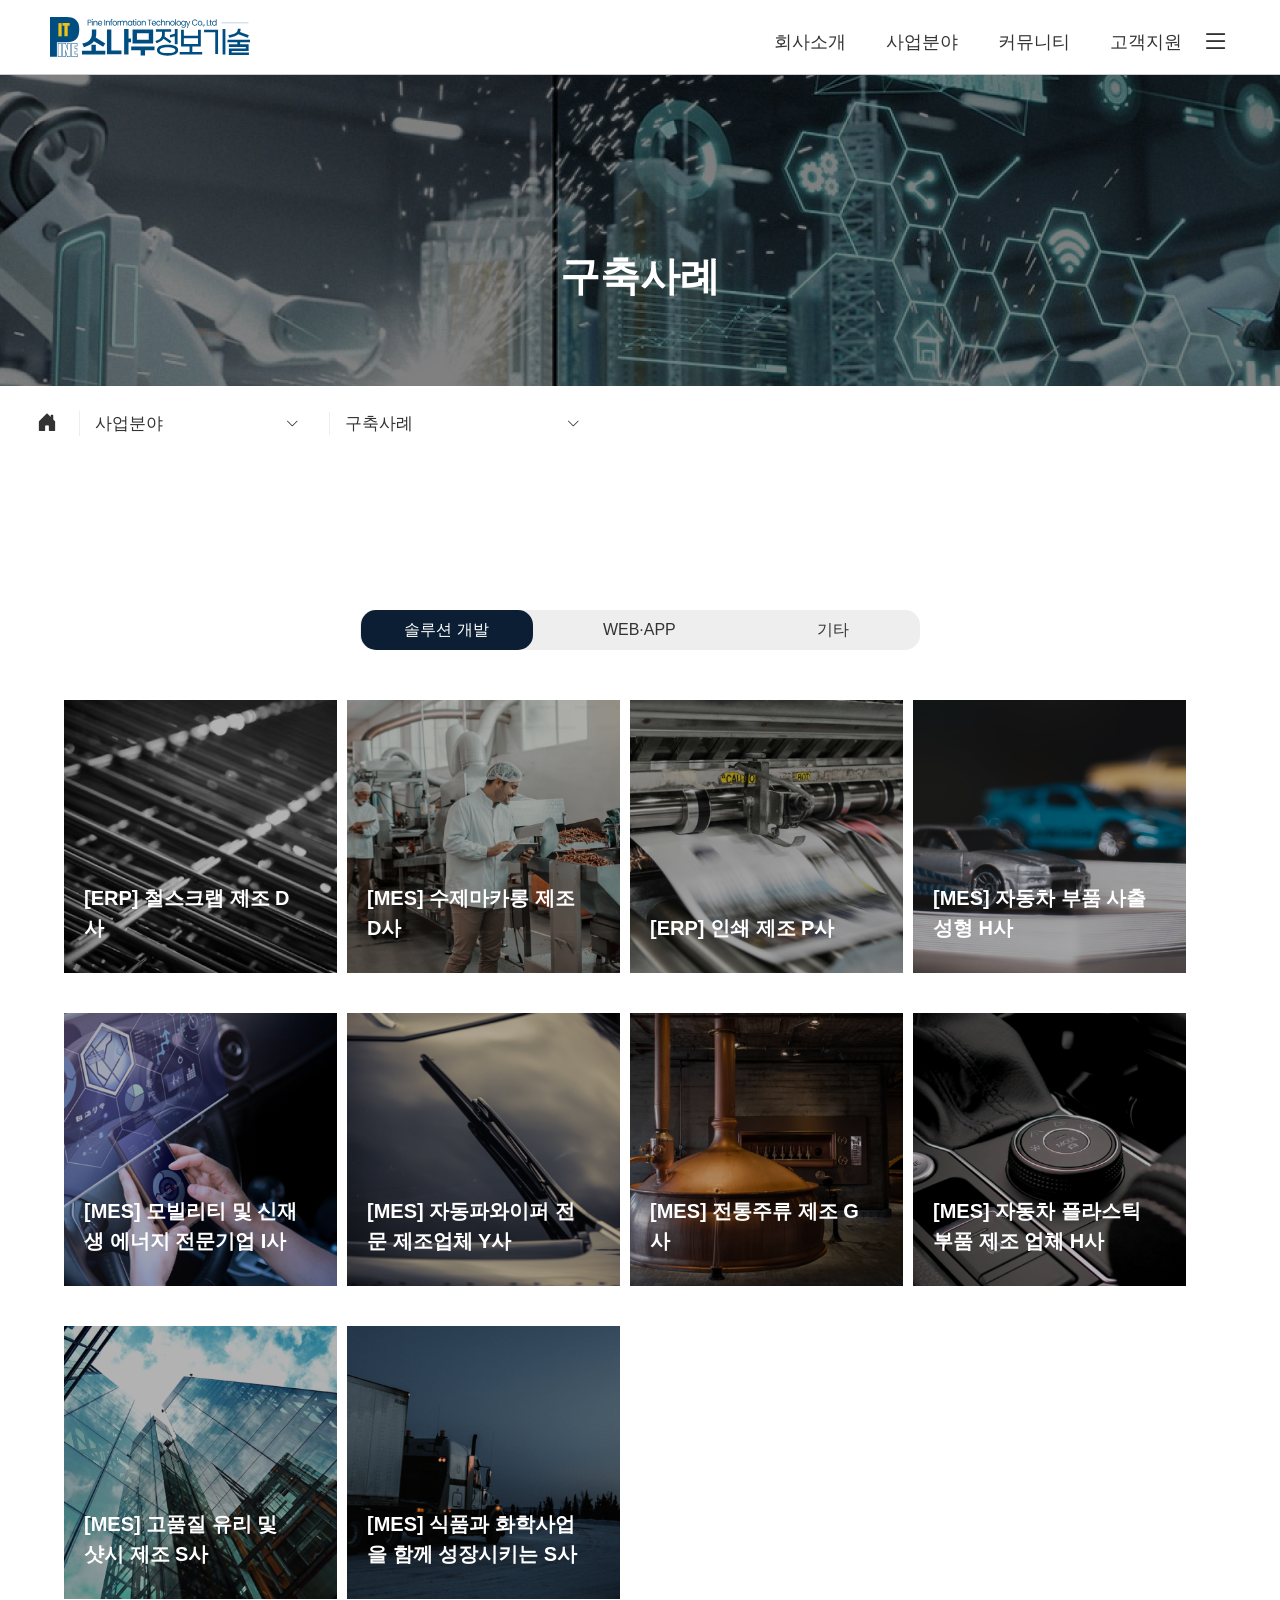
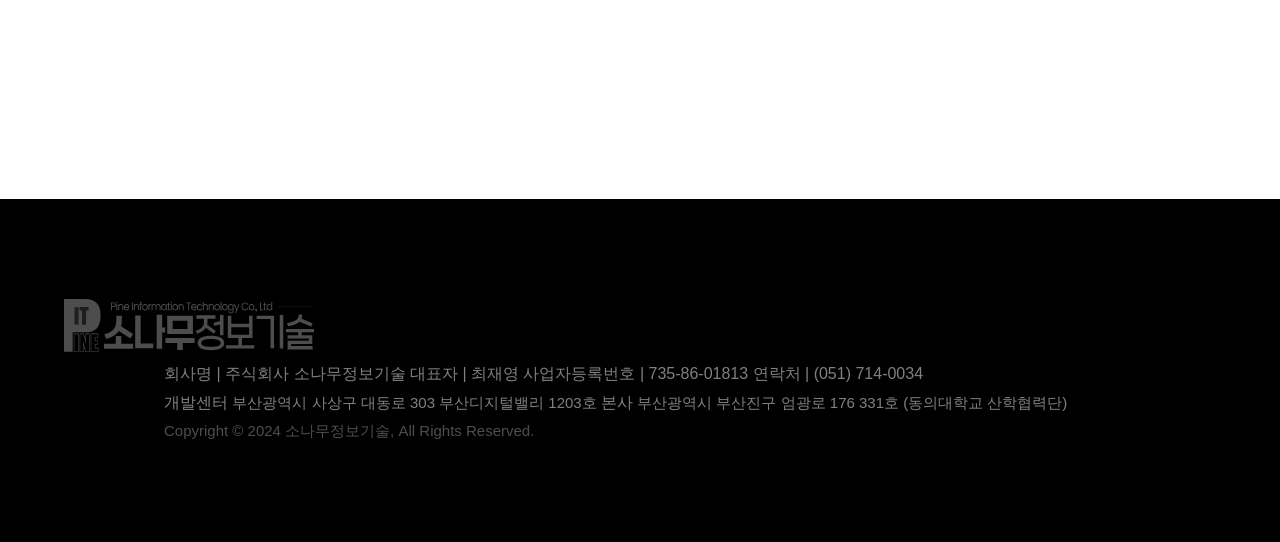
<file: project/team01/sub/case.html>
<!DOCTYPE html>
<html lang="ko">

<head>
    <meta charset="UTF-8">
    <meta name="viewport" content="width=device-width, initial-scale=1.0">
    <title>소나무정보기술</title>

    <!-- meta tag-->
    <meta name="title" content="소나무정보기술">
    <meta name="description" content="전문가들이 신뢰하는 IT기업 소나무정보기술">
    <meta name="keyword" content="IT, 소나무정보기술">
    <meta name="author" content="소나무정보기술">

    <!--favicon-->
    <link rel="shortcut icon" href="../images/favicon.svg" type="image/x-icon">

    <!--font-->
    <link rel="preconnect" href="https://fonts.googleapis.com">
    <link rel="preconnect" href="https://fonts.gstatic.com" crossorigin>
    <link href="https://fonts.googleapis.com/css2?family=Viga&display=swap" rel="stylesheet">
    <link rel="preconnect" href="https://fonts.googleapis.com">
    <link rel="preconnect" href="https://fonts.gstatic.com" crossorigin>
    <link href="https://fonts.googleapis.com/css2?family=Viga&display=swap" rel="stylesheet">
    <link rel="stylesheet" href="../css/font.css">

    <!--web icon-->
    <link rel="stylesheet" href="https://cdn.jsdelivr.net/npm/bootstrap-icons@1.11.3/font/bootstrap-icons.min.css">

    <!--css-->
    <link rel="stylesheet" href="../css/reset.css">
    <link rel="stylesheet" href="../css/swiper-bundle.min.css">
    <link href="https://unpkg.com/aos@2.3.1/dist/aos.css" rel="stylesheet">
    <link rel="stylesheet" href="../css/common.css">
    <link rel="stylesheet" href="../css/story.css">
    <link rel="stylesheet" href="../css/case.css">
    <!--js-->
    <script src="../js/swiper-bundle.min.js"></script>
    <script src="../js/jquery-3.7.1.min.js"></script>
    <script src="https://unpkg.com/aos@2.3.1/dist/aos.js"></script>
    <script src="../js/common.js"></script>
    <script src="../js/story.js"></script>
    <script src="../js/case.js"></script>
</head>

<body>
    <div id="wrap">
        <!-- 사이트맵+모바일 영역 시작 -->
        <!-- 사이트맵 시작 -->
        <div class="all_wrap">
            <ul class="all_gnb">
                <li>
                    <a href="sub/story.html">회사소개</a>
                    <ul class="all_depth2">
                        <li><a href="../sub/story.html">연혁</a></li>
                        <li><a href="../sub/license.html">인증 및 자격</a></li>
                        <li><a href="../sub/PRESS.html">보도자료</a></li>
                        <li><a href="../sub/map.html">오시는 길</a></li>
                    </ul>
                </li>
                <li><a href="sub/solution.html">사업분야</a>
                    <ul class="all_depth2">
                        <li><a href="../sub/solution.html">솔루션 개발</a></li>
                        <li><a href="../sub/app.html">WEB&middot;APP</a></li>
                        <li><a href="../sub/case.html">구축사례</a></li>
                    </ul>
                </li>
                <li><a href="sub/notice.html">커뮤니티</a>
                    <ul class="all_depth2">
                        <li><a href="../sub/notice.html">공지사항</a></li>
                        <li><a href="../sub/report.html">소식</a></li>
                    </ul>
                </li>
                <li><a href="sub/login.html">고객지원</a>
                    <ul class="all_depth2">
                        <li><a href="../sub/login.html">고객센터</a></li>
                        <li><a href="../sub/data.html">자료실</a></li>
                    </ul>
                </li>
            </ul>
            <div class="all_close">
                <i class="bi bi-x-lg" aria-label="사이트맵 닫기"></i>
            </div>
        </div><!-- all_wrap -->
        <!-- 사이트맵 종료 -->
        <!-- 모바일 gnb 시작 -->
        <div class="mgnb_wrap">
            <ul class="m_gnb">
                <li><a href="#">회사소개</a>
                    <ul class="m_depth2">
                        <li><a href="../sub/story.html">연혁</a></li>
                        <li><a href="../sub/license.html">인증 및 자격</a></li>
                        <li><a href="../sub/press.html">보도자료</a></li>
                        <li><a href="../sub/map.html">오시는 길</a></li>
                    </ul>
                </li>
                <li><a href="#">사업분야</a>
                    <ul class="m_depth2">
                        <li><a href="../sub/solution.html">솔루션 개발</a></li>
                        <li><a href="../sub/app.html">WEB&middot;APP</a></li>
                        <li><a href="../sub/case.html">구축사례</a></li>
                    </ul>
                </li>
                <li><a href="#">커뮤니티</a>
                    <ul class="m_depth2">
                        <li><a href="../sub/notice.html">공지사항</a></li>
                        <li><a href="../sub/report.html">소식</a></li>
                    </ul>
                </li>
                <li><a href="#">고객지원</a>
                    <ul class="m_depth2">
                        <li><a href="../sub/login.html">고객센터</a></li>
                        <li><a href="../sub/data.html">자료실</a></li>
                    </ul>
                </li>
            </ul><!-- m_gnb -->
            <div class="mgnb_close">
                <i class="bi bi-x-lg" aria-label="사이트맵 닫기"></i>
            </div>
        </div><!-- mgnb_wrap -->
        <!-- 모바일 gnb 종료 -->
        <!-- 사이트맵+모바일 영역 종료 -->

        <header id="header">
            <div class="hd_left">
                <h1><a href="../index.html"><img src="../images/common/logo_header.svg" alt="메인으로 돌아가기"></a></h1>
            </div>
            <div class="hd_right">
                <nav>
                    <ul class="gnb">
                        <li><a href="../sub/story.html">회사소개</a>
                            <ul class="depth2">
                                <li><a href="../sub/story.html">연혁</a></li>
                                <li><a href="../sub/license.html">인증 및 자격</a></li>
                                <li><a href="../sub/press.html">보도자료</a></li>
                                <li><a href="../sub/map.html">오시는 길</a></li>
                            </ul>
                        </li>
                        <li><a href="../sub/solution.html">사업분야</a>
                            <ul class="depth2">
                                <li><a href="../sub/solution.html">솔루션 개발</a></li>
                                <li><a href="../sub/app.html">WEB&middot;APP</a></li>
                                <li><a href="../sub/case.html">구축사례</a></li>
                            </ul>
                        </li>
                        <li><a href="../sub/notice.html">커뮤니티</a>
                            <ul class="depth2">
                                <li><a href="../sub/notice.html">공지사항</a></li>
                                <li><a href="../sub/report.html">소식</a></li>
                            </ul>
                        </li>
                        <li><a href="../sub/login.html">고객지원</a>
                            <ul class="depth2">
                                <li><a href="../sub/login.html">고객센터</a></li>
                                <li><a href="../sub/data.html">자료실</a></li>
                            </ul>
                        </li>
                    </ul>
                </nav>
                <div class="gnb_bg"></div>
                <ul>
                    <li class="btn_sitemap"><i class="bi bi-list"></i></li>
                </ul>
            </div>

        </header>

        <!-- container 서브페이지 상단 공통영역 시작 -->
        <div id="container">
            <div class="sub_visual">
                <!-- 각자 서브페이지에 맞는 이미지 삽입, h2 수정필수 -->
                <div class="sv_bg">
                    <img src="../images/sub/field/field_mv.png" alt="">
                </div>
                <h2>구축사례</h2>
            </div> <!-- sv -->

            <nav class="bread_wrap">
                <div class="bread_btn">
                    <div class="btn1">
                        <button><a href="../index.html"><i class="bi bi-house-door-fill"></i></a></button>
                    </div>

                    <!-- 각자 맡은 서브페이지 위치에 맞게 텍스트 수정필수 -->
                    <div class="btn2">
                        <button>사업분야</button>
                        <button class="down1"><i class="bi bi-chevron-down"></i></button>
                        <ul class="bread_gnb1">
                            <li><a href="../sub/story.html">회사소개</a></li>
                            <li><a href="../sub/solution.html">사업분야</a></li>
                            <li><a href="../sub/report.html">커뮤니티</a></li>
                            <li><a href="../sub/data.html">고객지원</a></li>
                        </ul>
                    </div>

                    <div class="btn3">
                        <button>구축사례</button>
                        <button class="down2"><i class="bi bi-chevron-down"></i></button>

                        <ul class="bread_gnb2">
                            <li><a href="../sub/solution.html">솔루션 개발</a></li>
                            <li><a href="../sub/app.html">WEB&middot;APP</a></li>
                            <li><a href="../sub/case.html">구축사례</a></li>
                        </ul>
                    </div>

                </div><!-- bread_btn -->
            </nav>
        </div><!-- container 서브페이지 상단 공통영역 끝 -->


        <main id="case">
            <div class="inner">
                <ul class="tab_btn" data-aos="fade-up" data-aos-duration="1000" data-aos-easing="ease-in-out"
                    data-aos-once="true" data-aos-delay="50">
                    <li class="active">솔루션 개발</li>
                    <li>WEB&middot;APP</li>
                    <li>기타</li>
                </ul>

                <ul class="tab_con" data-aos="fade-up" data-aos-duration="1000" data-aos-easing="ease-in-out"
                    data-aos-once="true" data-aos-delay="100">
                    <li>
                        <ul class="solution">
                            <li>
                                <div class="solution_img"><img src="../images/sub/field/solution03.png"
                                        alt="솔루션 이미지 사진1">
                                </div>
                                <p>[ERP] 철스크랩 제조 D사</p>
                                <a href="../sub/case_detail01.html" class="btn_read">READ<br> MORE</a>
                            </li>
                            <li>
                                <div class="solution_img"><img src="../images/sub/field/solution04.png"
                                        alt="솔루션 이미지 사진2">
                                </div>
                                <p>[MES] 수제마카롱 제조 D사</p>
                                <a href="../sub/case_detail02.html" class="btn_read">READ<br> MORE</a>
                            </li>
                            <li>
                                <div class="solution_img"><img src="../images/sub/field/solution05.png"
                                        alt="솔루션 이미지 사진3">
                                </div>
                                <p>[ERP] 인쇄 제조 P사</p>
                                <a href="../sub/case_detail03.html" class="btn_read">READ<br> MORE</a>
                            </li>
                            <li>
                                <div class="solution_img"><img src="../images/sub/field/solution06.png"
                                        alt="솔루션 이미지 사진4">
                                </div>
                                <p>[MES] 자동차 부품 사출성형 H사</p>
                                <a href="../sub/case_detail04.html" class="btn_read">READ<br> MORE</a>
                            </li>
                            <li>
                                <div class="solution_img"><img src="../images/sub/field/solution07.png"
                                        alt="솔루션 이미지 사진5">
                                </div>
                                <p>[MES] 모빌리티 및 신재생 에너지 전문기업 I사</p>
                                <a href="../sub/case_detail05.html" class="btn_read">READ<br> MORE</a>
                            </li>
                            <li>
                                <div class="solution_img"><img src="../images/sub/field/solution08.png"
                                        alt="솔루션 이미지 사진6">
                                </div>
                                <p>[MES] 자동파와이퍼 전문 제조업체 Y사</p>
                                <a href="../sub/case_detail06.html" class="btn_read">READ<br> MORE</a>
                            </li>
                            <li>
                                <div class="solution_img"><img src="../images/sub/field/solution09.png"
                                        alt="솔루션 이미지 사진7">
                                </div>
                                <p>[MES] 전통주류 제조 G사</p>
                                <a href="../sub/case_detail07.html" class="btn_read">READ<br> MORE</a>
                            </li>
                            <li>
                                <div class="solution_img"><img src="../images/sub/field/solution10.png"
                                        alt="솔루션 이미지 사진8">
                                </div>
                                <p>[MES] 자동차 플라스틱 부품 제조 업체 H사</p>
                                <a href="../sub/case_detail08.html" class="btn_read">READ<br> MORE</a>
                            </li>
                            <li>
                                <div class="solution_img"><img src="../images/sub/field/solution11.png"
                                        alt="솔루션 이미지 사진9">
                                </div>
                                <p>[MES] 고품질 유리 및 샷시 제조 S사</p>
                                <a href="../sub/case_detail09.html" class="btn_read">READ<br> MORE</a>
                            </li>
                            <li>
                                <div class="solution_img"><img src="../images/sub/field/solution12.png"
                                        alt="솔루션 이미지 사진11">
                                </div>
                                <p>[MES] 식품과 화학사업을 함께 성장시키는 S사</p>
                                <a href="../sub/case_detail10.html" class="btn_read">READ<br> MORE</a>
                            </li>
                        </ul>
                    </li>



                    <li>
                        <ul class="solution">
                            <li>
                                <div class="solution_img"><img src="../images/sub/field/solution13.png"
                                        alt="WEB•APP 이미지 사진1">
                                </div>
                                <p>[반응형] 통합예약 커뮤니티 D사</p>
                                <a href="../sub/case_detail11.html" class="btn_read">READ<br> MORE</a>
                            </li>
                            <li>
                                <div class="solution_img"><img src="../images/sub/field/solution14.png"
                                        alt="WEB•APP 이미지 사진2">
                                </div>
                                <p>[반응형] 와인커뮤니티 플랫폼 W사</p>
                                <a href="../sub/case_detail12.html" class="btn_read">READ<br> MORE</a>
                            </li>
                            <li>
                                <div class="solution_img"><img src="../images/sub/field/solution15.png"
                                        alt="WEB•APP 이미지 사진3">
                                </div>
                                <p>[반응형] 스마트안전관리 K공사</p>
                                <a href="../sub/case_detail13.html" class="btn_read">READ<br> MORE</a>
                            </li>
                            <li>
                                <div class="solution_img"><img src="../images/sub/field/solution16.png"
                                        alt="WEB•APP 이미지 사진4">
                                </div>
                                <p>[APP] 스틸가공 전문 업체 H사</p>
                                <a href="../sub/case_detail14.html" class="btn_read">READ<br> MORE</a>
                            </li>
                            <li>
                                <div class="solution_img"><img src="../images/sub/field/solution17.png"
                                        alt="WEB•APP 이미지 사진5">
                                </div>
                                <p>[APP] 자동차 플라스틱 부품 제조 업체 H사</p>
                                <a href="../sub/case_detail15.html" class="btn_read">READ<br> MORE</a>
                            </li>
                            <li>
                                <div class="solution_img"><img src="../images/sub/field/solution18.png"
                                        alt="WEB•APP 이미지 사진6">
                                </div>
                                <p>[반응형] 네트워크 플랫폼 W사</p>
                                <a href="../sub/case_detail16.html" class="btn_read">READ<br> MORE</a>
                            </li>
                            <li>
                                <div class="solution_img"><img src="../images/sub/field/solution19.png"
                                        alt="WEB•APP 이미지 사진7">
                                </div>
                                <p>[반응형] 무인주문 태블릿 주문관리 M사</p>
                                <a href="../sub/case_detail17.html" class="btn_read">READ<br> MORE</a>
                            </li>
                            <li>
                                <div class="solution_img"><img src="../images/sub/field/solution20.png"
                                        alt="WEB•APP 이미지 사진8">
                                </div>
                                <p>[반응형] 디지털 아카이브 J사</p>
                                <a href="../sub/case_detail18.html" class="btn_read">READ<br> MORE</a>
                            </li>
                            <li>
                                <div class="solution_img"><img src="../images/sub/field/solution21.png"
                                        alt="솔루션 이미지 사진9">
                                </div>
                                <p>[반응형] 교육망 전산관리 S사</p>
                                <a href="../sub/case_detail19.html" class="btn_read">READ<br> MORE</a>
                            </li>
                        </ul>
                    </li>

                    <li>
                        <ul class="solution">
                            <li>
                                <div class="solution_img"><img src="../images/sub/field/solution22.png"
                                        alt="기타 이미지 사진1">
                                </div>
                                <p>[모니터링] 스마트가드레일</p>
                                <a href="../sub/case_detail20.html" class="btn_read">READ<br> MORE</a>
                            </li>
                            <li>
                                <div class="solution_img"><img src="../images/sub/field/solution23.png"
                                        alt="기타 이미지 사진2">
                                </div>
                                <p>[반응형] 네트워크 플랫폼 W사</p>
                                <a href="../sub/case_detail21.html" class="btn_read">READ<br> MORE</a>
                            </li>

                        </ul>
                    </li>
                </ul>

            </div>
        </main><!-- case -->



        <footer id="footer">
            <div class="inner">
                <div class="footer_logo">
                    <h2><a href="#"><img src="../images/main/logo_g.svg" alt="소나무정보기술 하단 로고 이미지"></a></h2>
                </div>

                <div class="footer_bottom">
                    <div class="footer_info">
                        <a href="#"><span>회사명 |</span> 주식회사 소나무정보기술 <span>대표자 | </span> 최재영<span>
                                사업자등록번호 |</span> 735-86-01813<span> 연락처 |</span> (051) 714-0034</a>
                    </div>

                    <address><span>개발센터 </span> 부산광역시 사상구 대동로 303 부산디지털밸리 1203호<span> 본사</span> 부산광역시 부산진구
                        엄광로 176 331호 (동의대학교 산학협력단)
                    </address>

                    <div class="copy">Copyright &copy; 2024 소나무정보기술, All Rights Reserved.</div>
                </div><!-- footer_bottom -->
            </div><!-- inner -->
        </footer>

    </div> <!-- wrap -->

    <script src="https://unpkg.com/aos@next/dist/aos.js"></script>
    <script>
        AOS.init();
    </script>
</body>

</html>
</file>
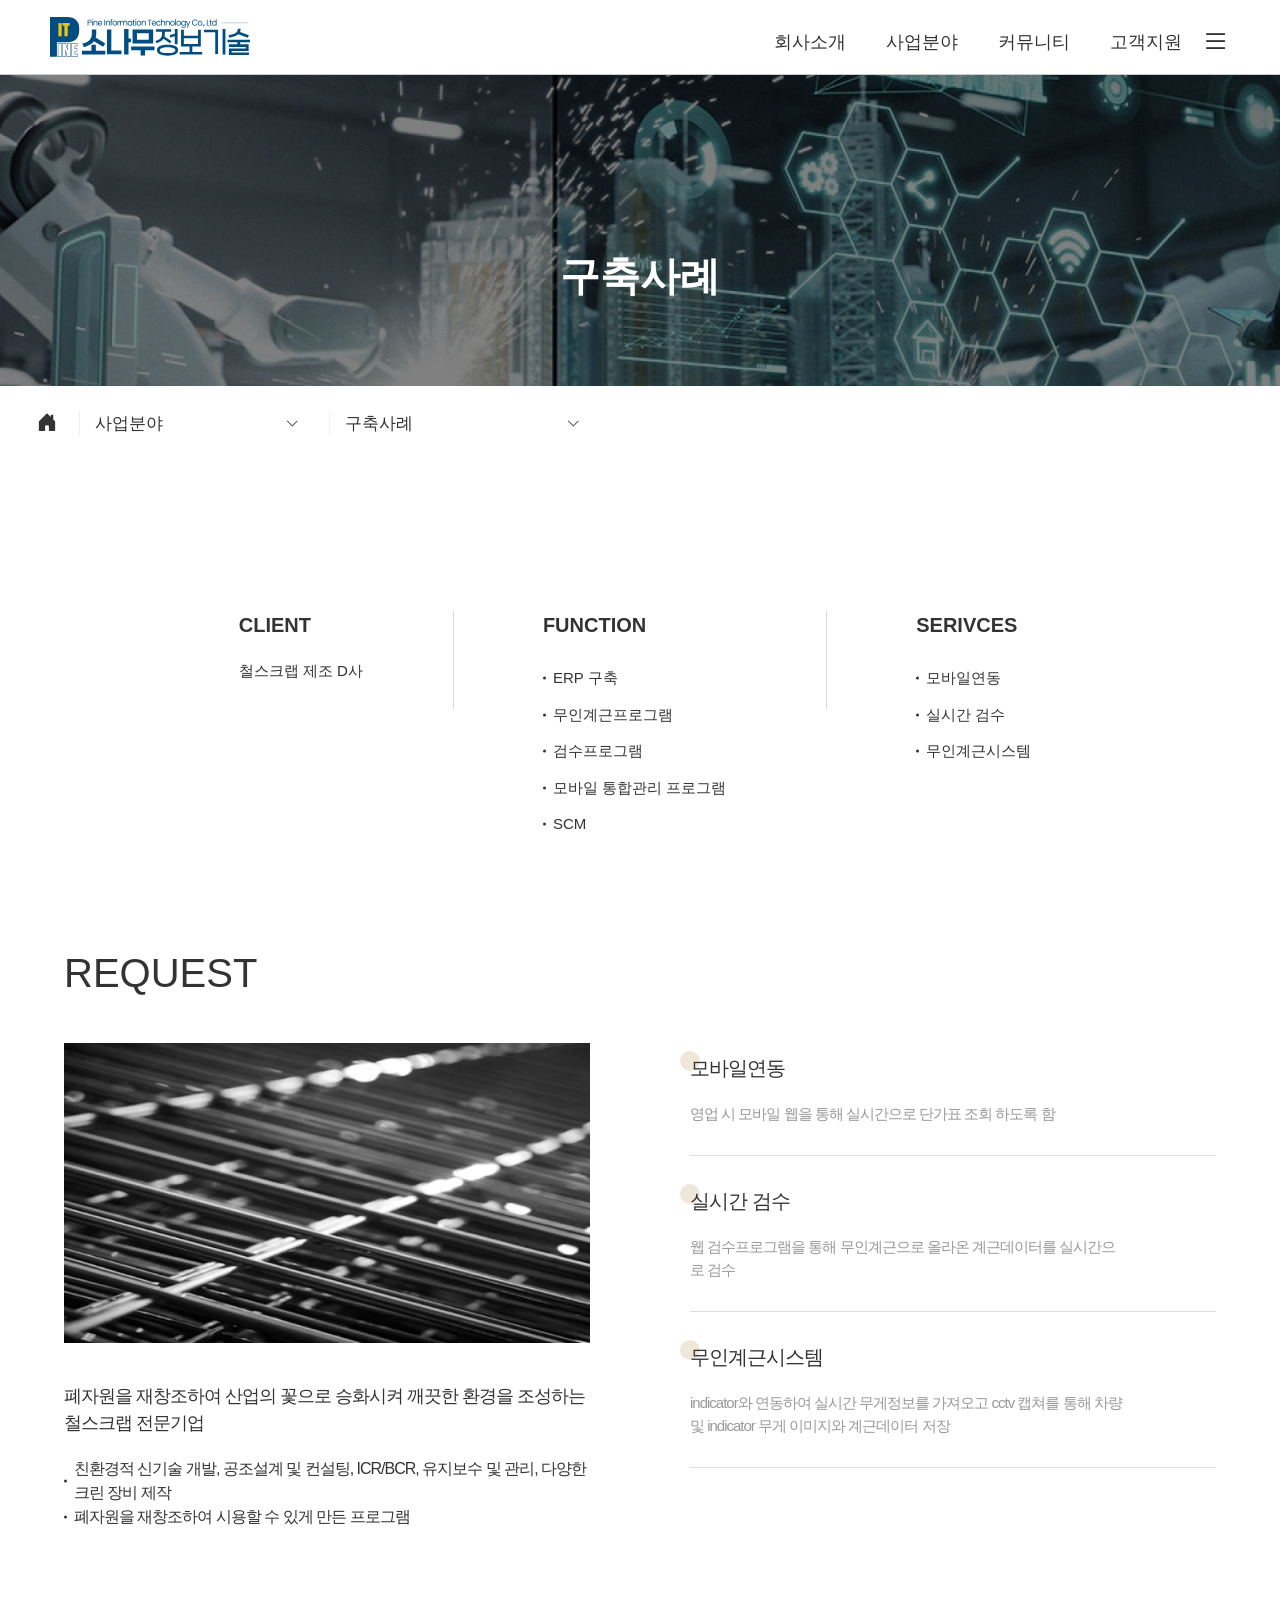
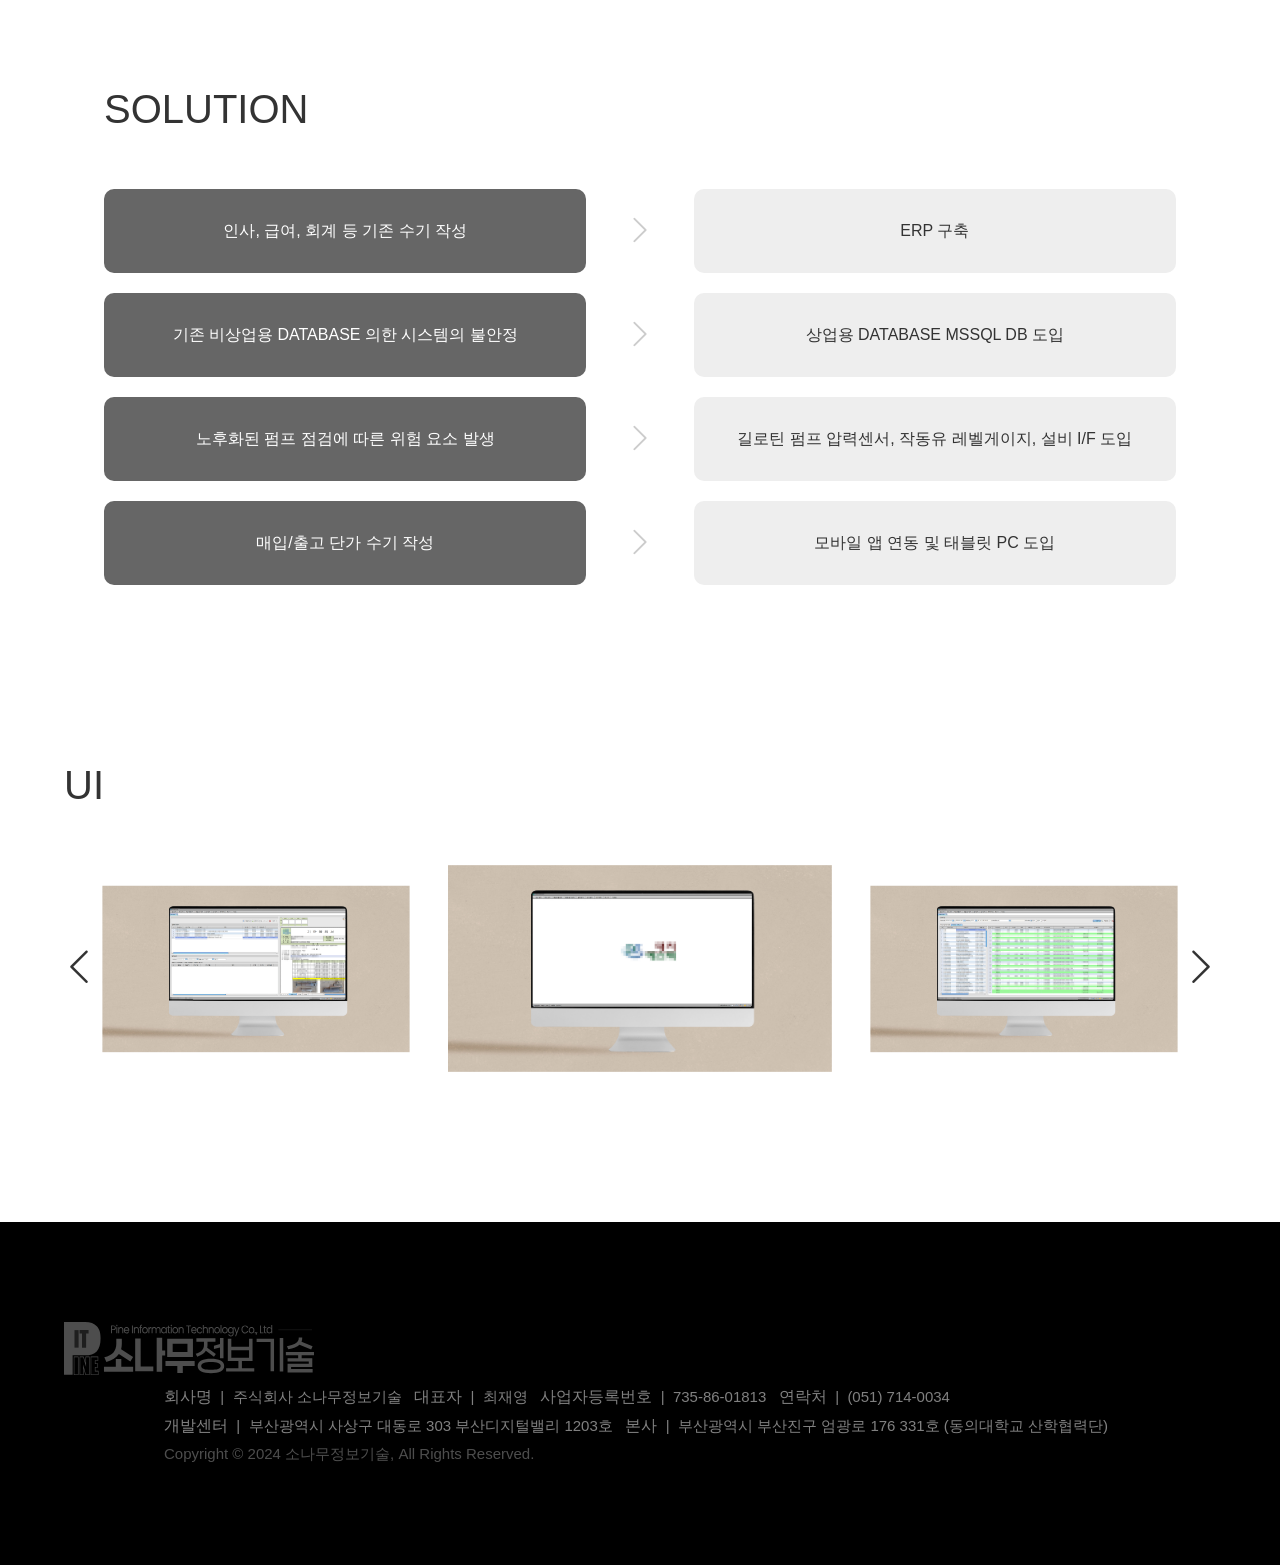
<file: project/team01/sub/case_detail01.html>
<!DOCTYPE html>
<html lang="ko">

<head>
    <meta charset="UTF-8">
    <meta name="viewport" content="width=device-width, initial-scale=1.0">
    <title>소나무정보기술</title>

    <!-- meta tag-->
    <meta name="title" content="소나무정보기술">
    <meta name="description" content="전문가들이 신뢰하는 IT기업 소나무정보기술">
    <meta name="keyword" content="IT, 소나무정보기술">
    <meta name="author" content="소나무정보기술">

    <!--favicon-->
    <link rel="shortcut icon" href="../images/favicon.svg" type="image/x-icon">

    <!--font-->
    <link rel="preconnect" href="https://fonts.googleapis.com">
    <link rel="preconnect" href="https://fonts.gstatic.com" crossorigin>
    <link href="https://fonts.googleapis.com/css2?family=Viga&display=swap" rel="stylesheet">
    <link rel="preconnect" href="https://fonts.googleapis.com">
    <link rel="preconnect" href="https://fonts.gstatic.com" crossorigin>
    <link href="https://fonts.googleapis.com/css2?family=Viga&display=swap" rel="stylesheet">
    <link rel="stylesheet" href="../css/font.css">

    <!--web icon-->
    <link rel="stylesheet" href="https://cdn.jsdelivr.net/npm/bootstrap-icons@1.11.3/font/bootstrap-icons.min.css">

    <!--css-->
    <link rel="stylesheet" href="../css/reset.css">
    <link rel="stylesheet" href="../css/swiper-bundle.min.css">
    <link href="https://unpkg.com/aos@2.3.1/dist/aos.css" rel="stylesheet">
    <link rel="stylesheet" href="../css/common.css">
    <link rel="stylesheet" href="../css/report.css">
    <link rel="stylesheet" href="../css/story.css">
    <link rel="stylesheet" href="../css/case_detail.css">
    <!--js-->
    <script src="../js/swiper-bundle.min.js"></script>
    <script src="../js/jquery-3.7.1.min.js"></script>
    <script src="https://unpkg.com/aos@2.3.1/dist/aos.js"></script>
    <script src="../js/common.js"></script>
    <script src="../js/story.js"></script>
    <script src="../js/case_detail.js"></script>
</head>

<body>
    <div id="wrap">
        <!-- 사이트맵+모바일 영역 시작 -->
        <!-- 사이트맵 시작 -->
        <div class="all_wrap">
            <ul class="all_gnb">
                <li>
                    <a href="sub/story.html">회사소개</a>
                    <ul class="all_depth2">
                        <li><a href="../sub/story.html">연혁</a></li>
                        <li><a href="../sub/license.html">인증 및 자격</a></li>
                        <li><a href="../sub/PRESS.html">보도자료</a></li>
                        <li><a href="../sub/map.html">오시는 길</a></li>
                    </ul>
                </li>
                <li><a href="sub/solution.html">사업분야</a>
                    <ul class="all_depth2">
                        <li><a href="../sub/solution.html">솔루션 개발</a></li>
                        <li><a href="../sub/app.html">WEB&middot;APP</a></li>
                        <li><a href="../sub/case.html">구축사례</a></li>
                    </ul>
                </li>
                <li><a href="sub/notice.html">커뮤니티</a>
                    <ul class="all_depth2">
                        <li><a href="../sub/notice.html">공지사항</a></li>
                        <li><a href="../sub/report.html">소식</a></li>
                    </ul>
                </li>
                <li><a href="sub/login.html">고객지원</a>
                    <ul class="all_depth2">
                        <li><a href="../sub/login.html">고객센터</a></li>
                        <li><a href="../sub/data.html">자료실</a></li>
                    </ul>
                </li>
            </ul>
            <div class="all_close">
                <i class="bi bi-x-lg" aria-label="사이트맵 닫기"></i>
            </div>
        </div><!-- all_wrap -->
        <!-- 사이트맵 종료 -->
        <!-- 모바일 gnb 시작 -->
        <div class="mgnb_wrap">
            <ul class="m_gnb">
                <li><a href="#">회사소개</a>
                    <ul class="m_depth2">
                        <li><a href="../sub/story.html">연혁</a></li>
                        <li><a href="../sub/license.html">인증 및 자격</a></li>
                        <li><a href="../sub/press.html">보도자료</a></li>
                        <li><a href="../sub/map.html">오시는 길</a></li>
                    </ul>
                </li>
                <li><a href="#">사업분야</a>
                    <ul class="m_depth2">
                        <li><a href="../sub/solution.html">솔루션 개발</a></li>
                        <li><a href="../sub/app.html">WEB&middot;APP</a></li>
                        <li><a href="../sub/case.html">구축사례</a></li>
                    </ul>
                </li>
                <li><a href="#">커뮤니티</a>
                    <ul class="m_depth2">
                        <li><a href="../sub/notice.html">공지사항</a></li>
                        <li><a href="../sub/report.html">소식</a></li>
                    </ul>
                </li>
                <li><a href="#">고객지원</a>
                    <ul class="m_depth2">
                        <li><a href="../sub/login.html">고객센터</a></li>
                        <li><a href="../sub/data.html">자료실</a></li>
                    </ul>
                </li>
            </ul><!-- m_gnb -->
            <div class="mgnb_close">
                <i class="bi bi-x-lg" aria-label="사이트맵 닫기"></i>
            </div>
        </div><!-- mgnb_wrap -->
        <!-- 모바일 gnb 종료 -->
        <!-- 사이트맵+모바일 영역 종료 -->

        <header id="header">
            <div class="hd_left">
                <h1><a href="../index.html"><img src="../images/common/logo_header.svg" alt="메인으로 돌아가기"></a></h1>
            </div>
            <div class="hd_right">
                <nav>
                    <ul class="gnb">
                        <li><a href="../sub/story.html">회사소개</a>
                            <ul class="depth2">
                                <li><a href="../sub/story.html">연혁</a></li>
                                <li><a href="../sub/license.html">인증 및 자격</a></li>
                                <li><a href="../sub/press.html">보도자료</a></li>
                                <li><a href="../sub/map.html">오시는 길</a></li>
                            </ul>
                        </li>
                        <li><a href="../sub/solution.html">사업분야</a>
                            <ul class="depth2">
                                <li><a href="../sub/solution.html">솔루션 개발</a></li>
                                <li><a href="../sub/app.html">WEB&middot;APP</a></li>
                                <li><a href="../sub/case.html">구축사례</a></li>
                            </ul>
                        </li>
                        <li><a href="../sub/notice.html">커뮤니티</a>
                            <ul class="depth2">
                                <li><a href="../sub/notice.html">공지사항</a></li>
                                <li><a href="../sub/report.html">소식</a></li>
                            </ul>
                        </li>
                        <li><a href="../sub/login.html">고객지원</a>
                            <ul class="depth2">
                                <li><a href="../sub/login.html">고객센터</a></li>
                                <li><a href="../sub/data.html">자료실</a></li>
                            </ul>
                        </li>
                    </ul>
                </nav>
                <div class="gnb_bg"></div>
                <ul>
                    <li class="btn_sitemap"><i class="bi bi-list"></i></li>
                </ul>
            </div>

        </header>

        <!-- container 서브페이지 상단 공통영역 시작 -->
        <div id="container">
            <div class="sub_visual">
                <!-- 각자 서브페이지에 맞는 이미지 삽입, h2 수정필수 -->
                <div class="sv_bg">
                    <img src="../images/sub/field/field_mv.png" alt="">
                </div>
                <h2>구축사례</h2>
            </div> <!-- sv -->

            <nav class="bread_wrap">
                <div class="bread_btn">
                    <div class="btn1">
                        <button><a href="../index.html"><i class="bi bi-house-door-fill"></i></a></button>
                    </div>

                    <!-- 각자 맡은 서브페이지 위치에 맞게 텍스트 수정필수 -->
                    <div class="btn2">
                        <button>사업분야</button>
                        <button class="down1"><i class="bi bi-chevron-down"></i></button>
                        <ul class="bread_gnb1">
                            <li><a href="../sub/story.html">회사소개</a></li>
                            <li><a href="../sub/solution.html">사업분야</a></li>
                            <li><a href="../sub/report.html">커뮤니티</a></li>
                            <li><a href="../sub/data.html">고객지원</a></li>
                        </ul>
                    </div>

                    <div class="btn3">
                        <button>구축사례</button>
                        <button class="down2"><i class="bi bi-chevron-down"></i></button>

                        <ul class="bread_gnb2">
                            <li><a href="../sub/solution.html">솔루션 개발</a></li>
                            <li><a href="../sub/app.html">WEB&middot;APP</a></li>
                            <li><a href="../sub/case.html">구축사례</a></li>
                        </ul>
                    </div>

                </div><!-- bread_btn -->
            </nav>
        </div><!-- container 서브페이지 상단 공통영역 끝 -->


        <main id="case_detail">
            <!-- 맨앞 시작 -->
            <div class="txt">
                <div class="txt_box" data-aos="fade-up" data-aos-duration="1000" data-aos-once="true">
                    <h3>CLIENT</h3>
                    <p>철스크랩 제조 D사</p>
                </div>
                <div class="txt_box" data-aos="fade-up" data-aos-delay="100" data-aos-duration="1000"
                    data-aos-once="true">
                    <h3>FUNCTION</h3>
                    <ul>
                        <li>ERP 구축</li>
                        <li>무인계근프로그램</li>
                        <li>검수프로그램</li>
                        <li>모바일 통합관리 프로그램</li>
                        <li>SCM</li>
                    </ul>
                </div>
                <div class="txt_box" data-aos="fade-up" data-aos-delay="200" data-aos-duration="1000"
                    data-aos-once="true">
                    <h3>SERIVCES</h3>
                    <ul>
                        <li>모바일연동</li>
                        <li>실시간 검수</li>
                        <li>무인계근시스템</li>
                    </ul>
                </div>
            </div>
            <!-- 맨앞 끝 -->

            <!-- request -->
            <section id="request">
                <div class="inner">
                    <div class="request_left" data-aos="fade-right" data-aos-duration="1000" data-aos-once="true">
                        <h2>REQUEST</h2>
                        <div class="request_img"> <img src="../images/sub/field/solution03.png" alt="구축사례 이미지1"></div>
                        <dl>
                            <dt>폐자원을 재창조하여 산업의 꽃으로 승화시켜 깨끗한 환경을 조성하는 철스크랩 전문기업</dt>
                            <dd>친환경적 신기술 개발, 공조설계 및 컨설팅, ICR/BCR, 유지보수 및 관리, 다양한 크린 장비 제작</dd>
                            <dd>폐자원을 재창조하여 시용할 수 있게 만든 프로그램</dd>
                        </dl>
                    </div>

                    <ul data-aos="fade-up" data-aos-delay="100" data-aos-duration="1000" data-aos-once="true">
                        <li>
                            <dl>
                                <dt>모바일연동</dt>

                                <dd>영업 시 모바일 웹을 통해 실시간으로 단가표 조회 하도록 함</dd>
                            </dl>
                        </li>
                        <li>
                            <dl>
                                <dt>실시간 검수</dt>

                                <dd>웹 검수프로그램을 통해 무인계근으로 올라온 계근데이터를 실시간으로 검수</dd>
                            </dl>
                        </li>
                        <li>
                            <dl>
                                <dt>무인계근시스템</dt>

                                <dd>indicator와 연동하여 실시간 무게정보를 가져오고 cctv 캡쳐를 통해 차량 및 indicator 무게 이미지와 계근데이터 저장</dd>
                            </dl>
                        </li>
                    </ul>
                </div>
            </section>
            <!-- request -->


            <!-- solution -->
            <section id="solution">
                <div class="inner">
                    <h2 data-aos="fade-up" data-aos-duration="1000" data-aos-once="true">solution</h2>
                    <ul data-aos="fade-up" data-aos-delay="100" data-aos-duration="1000" data-aos-once="true">
                        <li>인사, 급여, 회계 등 기존 수기 작성</li>
                        <li><i class="bi bi-chevron-right" aria-label="오른쪽"></i></li>
                        <li>ERP 구축</li>
                    </ul>
                    <ul data-aos="fade-up" data-aos-delay="200" data-aos-duration="1000" data-aos-once="true">
                        <li>기존 비상업용 DATABASE 의한 시스템의 불안정</li>
                        <li><i class="bi bi-chevron-right" aria-label="오른쪽"></i></li>
                        <li>상업용 DATABASE MSSQL DB 도입</li>
                    </ul>
                    <ul data-aos="fade-up" data-aos-delay="300" data-aos-duration="1000" data-aos-once="true">
                        <li>노후화된 펌프 점검에 따른 위험 요소 발생</li>
                        <li><i class="bi bi-chevron-right" aria-label="오른쪽"></i></li>
                        <li>길로틴 펌프 압력센서, 작동유 레벨게이지, 설비 I/F 도입</li>
                    </ul>
                    <ul data-aos="fade-up" data-aos-delay="400" data-aos-duration="1000" data-aos-once="true">
                        <li>매입/출고 단가 수기 작성</li>
                        <li><i class="bi bi-chevron-right" aria-label="오른쪽"></i></li>
                        <li>모바일 앱 연동 및 태블릿 PC 도입</li>
                    </ul>
                </div>
            </section>
            <!-- solution -->


            <!-- ui -->
            <section id="ui" data-aos="fade-up" data-aos-duration="1000" data-aos-once="true">
                <div class="inner">
                    <h2>UI</h2>
                    <div class="swiper mockup" data-aos="fade-up" data-aos-duration="1000" data-aos-once="true"
                        data-aos-delay="100">
                        <ul class="swiper-wrapper">
                            <li class="swiper-slide"><img src="../images/sub/case_detail/1-1.jpg" alt="목업 ui 화면">
                            </li>
                            <li class="swiper-slide"><img src="../images/sub/case_detail/1-2.jpg" alt="목업 ui 화면">
                            </li>
                            <li class="swiper-slide"><img src="../images/sub/case_detail/1-3.jpg" alt="목업 ui 화면">
                            </li>
                            <li class="swiper-slide"><img src="../images/sub/case_detail/1-4.jpg" alt="목업 ui 화면">
                            </li>
                            <li class="swiper-slide"><img src="../images/sub/case_detail/1-5.jpg" alt="목업 ui 화면">
                            </li>
                        </ul>
                        <div class="swiper-button-prev">
                            <i class="bi bi-chevron-left"></i>
                        </div>
                        <div class="swiper-button-next">
                            <i class="bi bi-chevron-right"></i>
                        </div>
                    </div>

                </div>
            </section>
            <!-- ui -->

        </main><!-- case_detail -->

        <footer id="footer">
            <div class="inner">
                <div class="footer_logo">
                    <h2><a href="#"><img src="../images/main/logo_g.svg" alt="소나무정보기술 하단 로고 이미지"></a></h2>
                </div>

                <div class="footer_bottom">
                    <div class="footer_address">
                        <address><span>회사명</span>&nbsp;&nbsp;|&nbsp;&nbsp;주식회사 소나무정보기술&nbsp;&nbsp;
                            <span>대표자</span>&nbsp;&nbsp;|&nbsp;&nbsp;최재영&nbsp;&nbsp;
                            <span>사업자등록번호</span>&nbsp;&nbsp;|&nbsp;&nbsp;735-86-01813&nbsp;&nbsp;
                            <span>연락처</span>&nbsp;&nbsp;|&nbsp;&nbsp;(051) 714-0034
                        </address>
                    </div><!-- footer_address01 -->
                    <div class="footer_address">
                        <address> <span>개발센터</span>&nbsp;&nbsp;|&nbsp;&nbsp;부산광역시 사상구 대동로 303 부산디지털밸리 1203호&nbsp;&nbsp;
                            <span> 본사</span>&nbsp;&nbsp;|&nbsp;&nbsp;부산광역시 부산진구
                            엄광로 176 331호 (동의대학교 산학협력단)
                        </address>
                    </div><!-- footer_address02 -->
                    <div class="copy">Copyright &copy; 2024 소나무정보기술, All Rights Reserved.</div>
                </div><!-- footer_bottom -->
            </div><!-- inner -->
        </footer>
    </div> <!-- wrap -->

    <script src="https://unpkg.com/aos@next/dist/aos.js"></script>
    <script>
        AOS.init();
    </script>
</body>

</html>
</file>
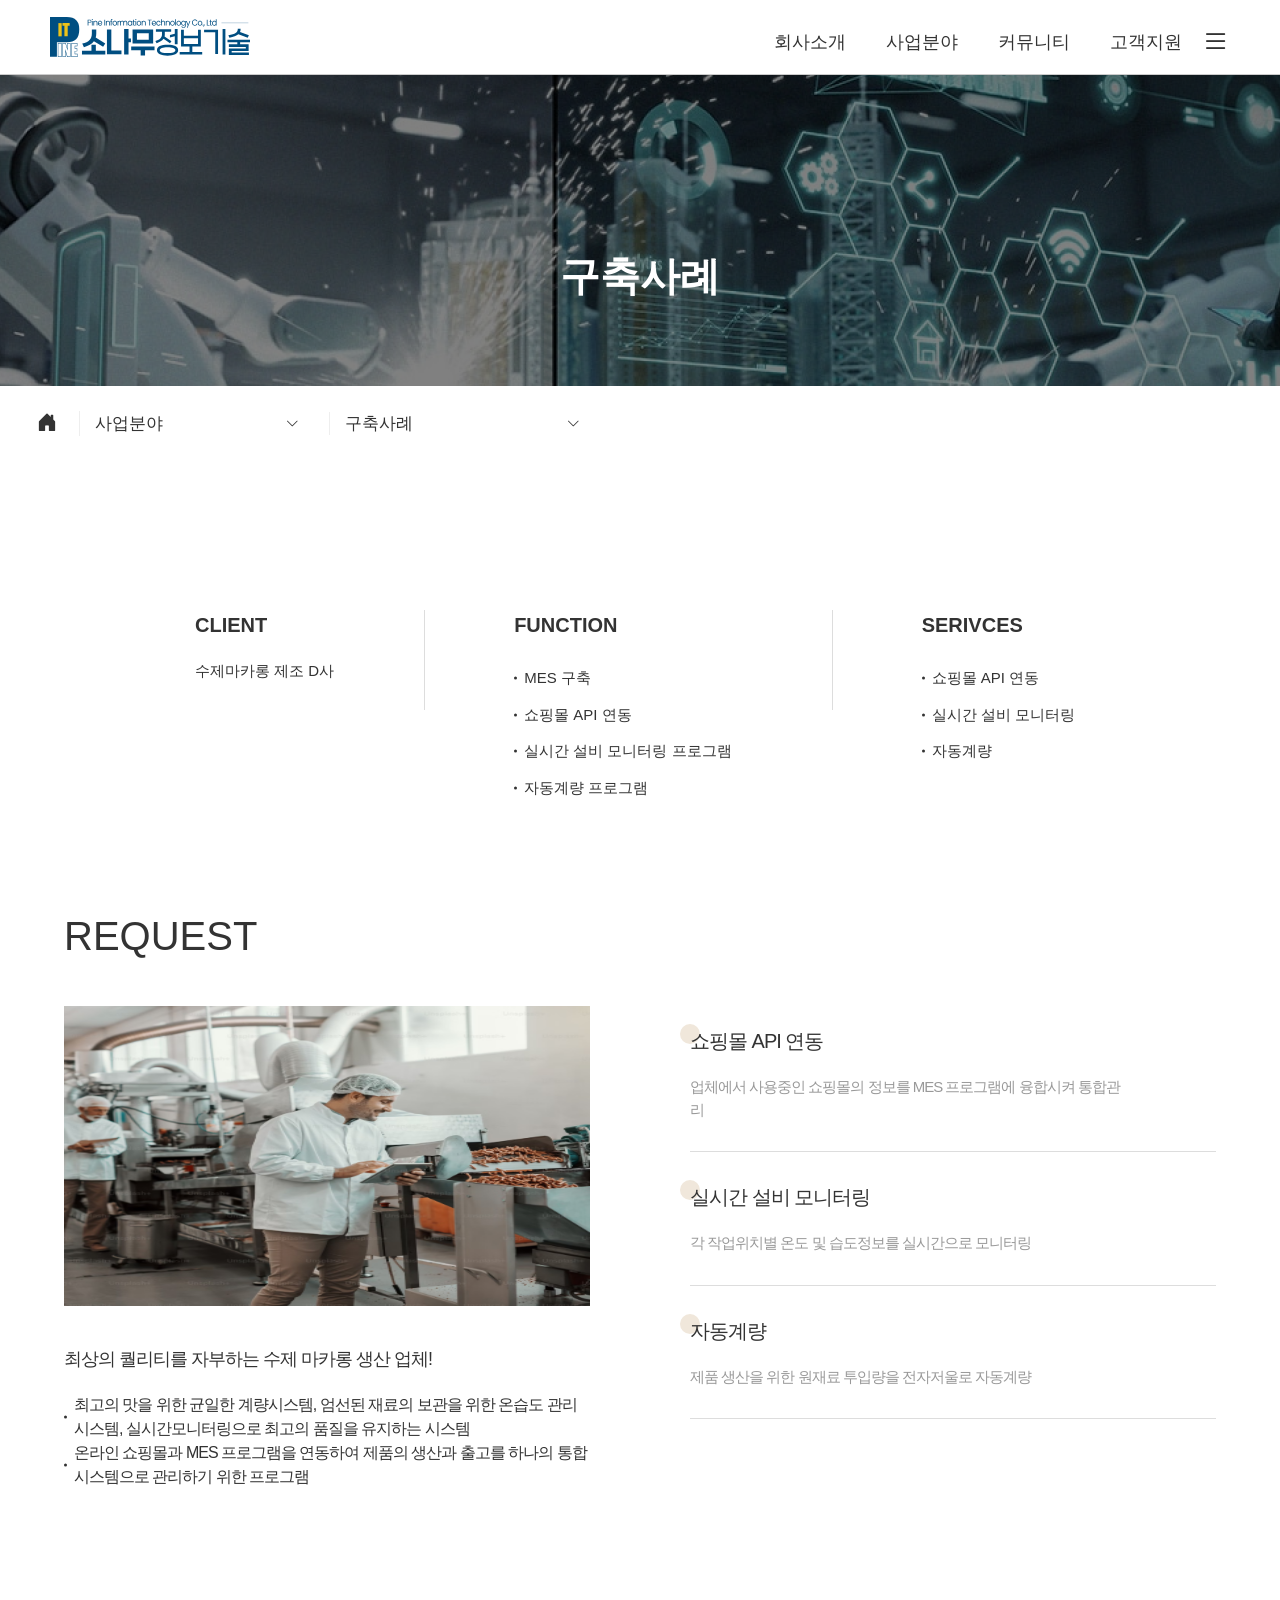
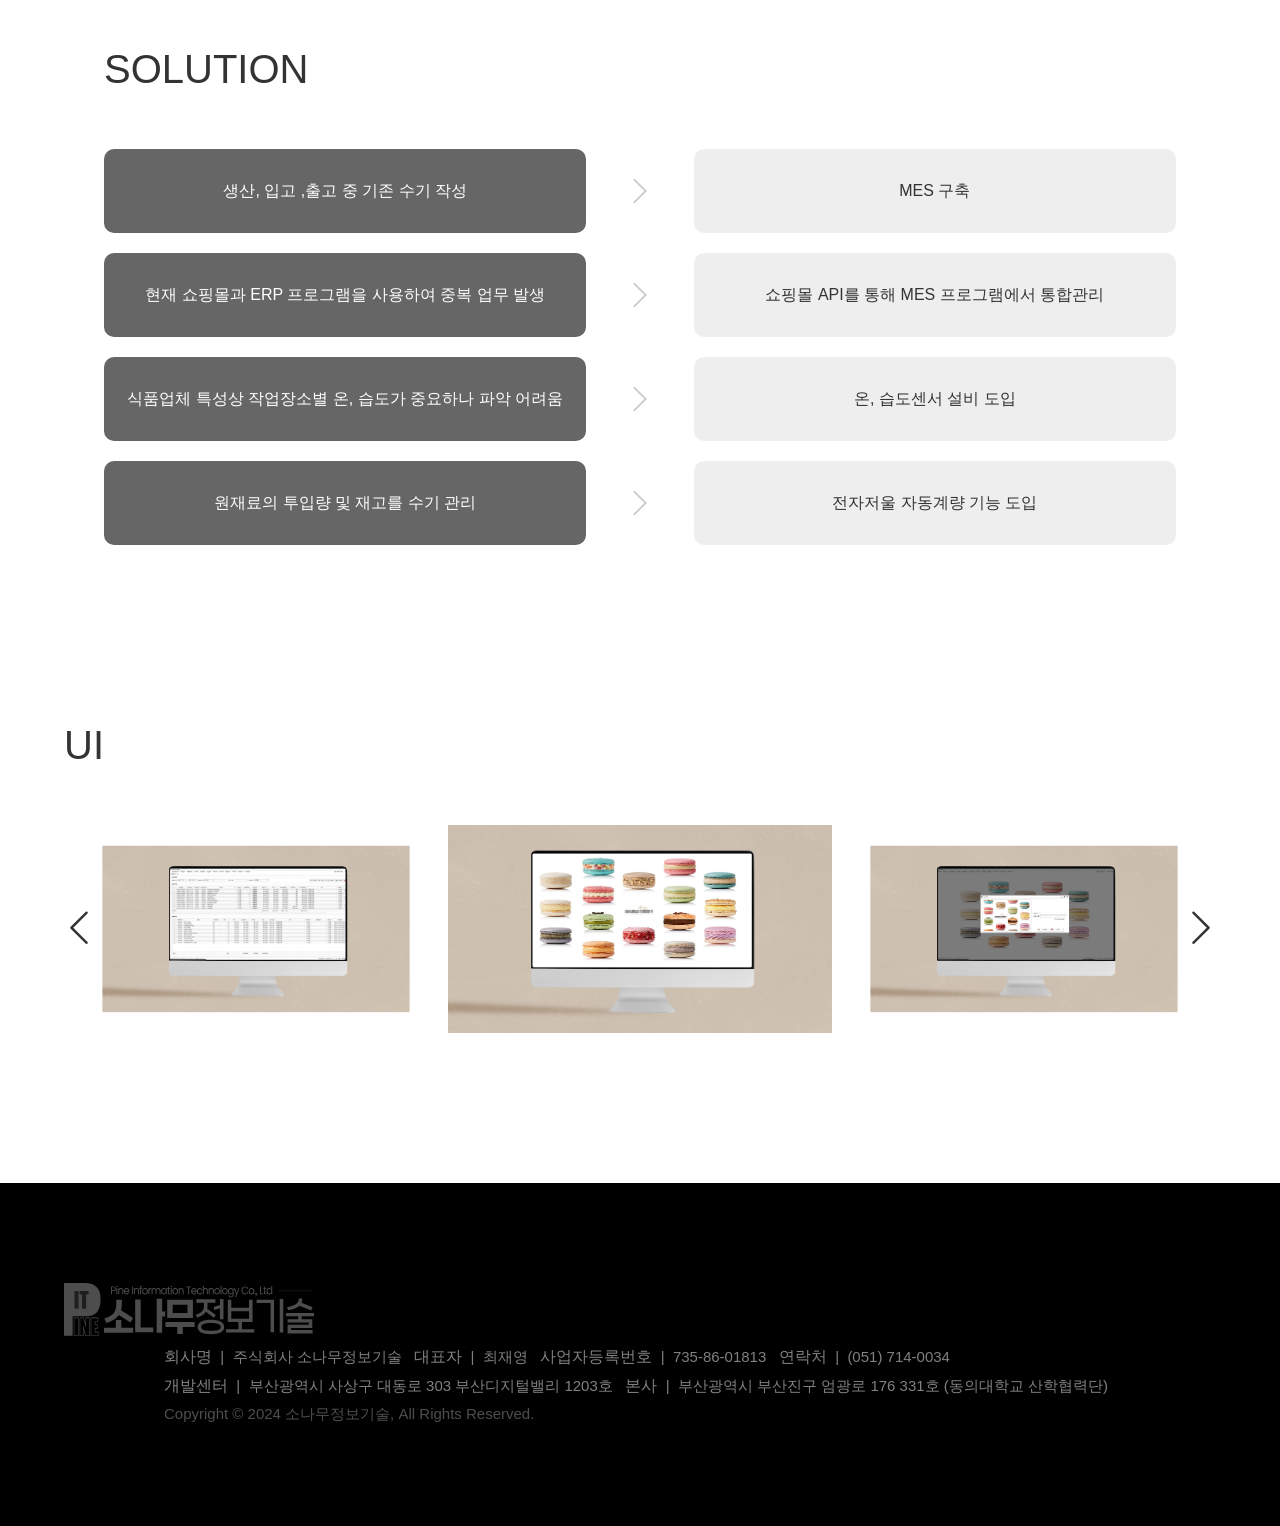
<file: project/team01/sub/case_detail02.html>
<!DOCTYPE html>
<html lang="ko">

<head>
    <meta charset="UTF-8">
    <meta name="viewport" content="width=device-width, initial-scale=1.0">
    <title>소나무정보기술</title>

    <!-- meta tag-->
    <meta name="title" content="소나무정보기술">
    <meta name="description" content="전문가들이 신뢰하는 IT기업 소나무정보기술">
    <meta name="keyword" content="IT, 소나무정보기술">
    <meta name="author" content="소나무정보기술">

    <!--favicon-->
    <link rel="shortcut icon" href="../images/favicon.svg" type="image/x-icon">

    <!--font-->
    <link rel="preconnect" href="https://fonts.googleapis.com">
    <link rel="preconnect" href="https://fonts.gstatic.com" crossorigin>
    <link href="https://fonts.googleapis.com/css2?family=Viga&display=swap" rel="stylesheet">
    <link rel="preconnect" href="https://fonts.googleapis.com">
    <link rel="preconnect" href="https://fonts.gstatic.com" crossorigin>
    <link href="https://fonts.googleapis.com/css2?family=Viga&display=swap" rel="stylesheet">
    <link rel="stylesheet" href="../css/font.css">

    <!--web icon-->
    <link rel="stylesheet" href="https://cdn.jsdelivr.net/npm/bootstrap-icons@1.11.3/font/bootstrap-icons.min.css">

    <!--css-->
    <link rel="stylesheet" href="../css/reset.css">
    <link rel="stylesheet" href="../css/swiper-bundle.min.css">
    <link href="https://unpkg.com/aos@2.3.1/dist/aos.css" rel="stylesheet">
    <link rel="stylesheet" href="../css/common.css">
    <link rel="stylesheet" href="../css/report.css">
    <link rel="stylesheet" href="../css/story.css">
    <link rel="stylesheet" href="../css/case_detail.css">
    <!--js-->
    <script src="../js/swiper-bundle.min.js"></script>
    <script src="../js/jquery-3.7.1.min.js"></script>
    <script src="https://unpkg.com/aos@2.3.1/dist/aos.js"></script>
    <script src="../js/common.js"></script>
    <script src="../js/story.js"></script>
    <script src="../js/case_detail.js"></script>
</head>

<body>
    <div id="wrap">
        <!-- 사이트맵+모바일 영역 시작 -->
        <!-- 사이트맵 시작 -->
        <div class="all_wrap">
            <ul class="all_gnb">
                <li>
                    <a href="sub/story.html">회사소개</a>
                    <ul class="all_depth2">
                        <li><a href="../sub/story.html">연혁</a></li>
                        <li><a href="../sub/license.html">인증 및 자격</a></li>
                        <li><a href="../sub/PRESS.html">보도자료</a></li>
                        <li><a href="../sub/map.html">오시는 길</a></li>
                    </ul>
                </li>
                <li><a href="sub/solution.html">사업분야</a>
                    <ul class="all_depth2">
                        <li><a href="../sub/solution.html">솔루션 개발</a></li>
                        <li><a href="../sub/app.html">WEB&middot;APP</a></li>
                        <li><a href="../sub/case.html">구축사례</a></li>
                    </ul>
                </li>
                <li><a href="sub/notice.html">커뮤니티</a>
                    <ul class="all_depth2">
                        <li><a href="../sub/notice.html">공지사항</a></li>
                        <li><a href="../sub/report.html">소식</a></li>
                    </ul>
                </li>
                <li><a href="sub/login.html">고객지원</a>
                    <ul class="all_depth2">
                        <li><a href="../sub/login.html">고객센터</a></li>
                        <li><a href="../sub/data.html">자료실</a></li>
                    </ul>
                </li>
            </ul>
            <div class="all_close">
                <i class="bi bi-x-lg" aria-label="사이트맵 닫기"></i>
            </div>
        </div><!-- all_wrap -->
        <!-- 사이트맵 종료 -->
        <!-- 모바일 gnb 시작 -->
        <div class="mgnb_wrap">
            <ul class="m_gnb">
                <li><a href="#">회사소개</a>
                    <ul class="m_depth2">
                        <li><a href="../sub/story.html">연혁</a></li>
                        <li><a href="../sub/license.html">인증 및 자격</a></li>
                        <li><a href="../sub/press.html">보도자료</a></li>
                        <li><a href="../sub/map.html">오시는 길</a></li>
                    </ul>
                </li>
                <li><a href="#">사업분야</a>
                    <ul class="m_depth2">
                        <li><a href="../sub/solution.html">솔루션 개발</a></li>
                        <li><a href="../sub/app.html">WEB&middot;APP</a></li>
                        <li><a href="../sub/case.html">구축사례</a></li>
                    </ul>
                </li>
                <li><a href="#">커뮤니티</a>
                    <ul class="m_depth2">
                        <li><a href="../sub/notice.html">공지사항</a></li>
                        <li><a href="../sub/report.html">소식</a></li>
                    </ul>
                </li>
                <li><a href="#">고객지원</a>
                    <ul class="m_depth2">
                        <li><a href="../sub/login.html">고객센터</a></li>
                        <li><a href="../sub/data.html">자료실</a></li>
                    </ul>
                </li>
            </ul><!-- m_gnb -->
            <div class="mgnb_close">
                <i class="bi bi-x-lg" aria-label="사이트맵 닫기"></i>
            </div>
        </div><!-- mgnb_wrap -->
        <!-- 모바일 gnb 종료 -->
        <!-- 사이트맵+모바일 영역 종료 -->

        <header id="header">
            <div class="hd_left">
                <h1><a href="../index.html"><img src="../images/common/logo_header.svg" alt="메인으로 돌아가기"></a></h1>
            </div>
            <div class="hd_right">
                <nav>
                    <ul class="gnb">
                        <li><a href="../sub/story.html">회사소개</a>
                            <ul class="depth2">
                                <li><a href="../sub/story.html">연혁</a></li>
                                <li><a href="../sub/license.html">인증 및 자격</a></li>
                                <li><a href="../sub/press.html">보도자료</a></li>
                                <li><a href="../sub/map.html">오시는 길</a></li>
                            </ul>
                        </li>
                        <li><a href="../sub/solution.html">사업분야</a>
                            <ul class="depth2">
                                <li><a href="../sub/solution.html">솔루션 개발</a></li>
                                <li><a href="../sub/app.html">WEB&middot;APP</a></li>
                                <li><a href="../sub/case.html">구축사례</a></li>
                            </ul>
                        </li>
                        <li><a href="../sub/notice.html">커뮤니티</a>
                            <ul class="depth2">
                                <li><a href="../sub/notice.html">공지사항</a></li>
                                <li><a href="../sub/report.html">소식</a></li>
                            </ul>
                        </li>
                        <li><a href="../sub/login.html">고객지원</a>
                            <ul class="depth2">
                                <li><a href="../sub/login.html">고객센터</a></li>
                                <li><a href="../sub/data.html">자료실</a></li>
                            </ul>
                        </li>
                    </ul>
                </nav>
                <div class="gnb_bg"></div>
                <ul>
                    <li class="btn_sitemap"><i class="bi bi-list"></i></li>
                </ul>
            </div>

        </header>

        <!-- container 서브페이지 상단 공통영역 시작 -->
        <div id="container">
            <div class="sub_visual">
                <!-- 각자 서브페이지에 맞는 이미지 삽입, h2 수정필수 -->
                <div class="sv_bg">
                    <img src="../images/sub/field/field_mv.png" alt="">
                </div>
                <h2>구축사례</h2>
            </div> <!-- sv -->

            <nav class="bread_wrap">
                <div class="bread_btn">
                    <div class="btn1">
                        <button><a href="../index.html"><i class="bi bi-house-door-fill"></i></a></button>
                    </div>

                    <!-- 각자 맡은 서브페이지 위치에 맞게 텍스트 수정필수 -->
                    <div class="btn2">
                        <button>사업분야</button>
                        <button class="down1"><i class="bi bi-chevron-down"></i></button>
                        <ul class="bread_gnb1">
                            <li><a href="../sub/story.html">회사소개</a></li>
                            <li><a href="../sub/solution.html">사업분야</a></li>
                            <li><a href="../sub/report.html">커뮤니티</a></li>
                            <li><a href="../sub/data.html">고객지원</a></li>
                        </ul>
                    </div>

                    <div class="btn3">
                        <button>구축사례</button>
                        <button class="down2"><i class="bi bi-chevron-down"></i></button>

                        <ul class="bread_gnb2">
                            <li><a href="../sub/solution.html">솔루션 개발</a></li>
                            <li><a href="../sub/app.html">WEB&middot;APP</a></li>
                            <li><a href="../sub/case.html">구축사례</a></li>
                        </ul>
                    </div>

                </div><!-- bread_btn -->
            </nav>
        </div><!-- container 서브페이지 상단 공통영역 끝 -->

        <main id="case_detail">
            <!-- 맨앞 시작 -->
            <div class="txt">
                <div class="txt_box" data-aos="fade-up" data-aos-duration="1000" data-aos-once="true">
                    <h3>CLIENT</h3>
                    <p>수제마카롱 제조 D사</p>
                </div>
                <div class="txt_box" data-aos="fade-up" data-aos-delay="100" data-aos-duration="1000"
                    data-aos-once="true">
                    <h3>FUNCTION</h3>
                    <ul>
                        <li>MES 구축</li>
                        <li>쇼핑몰 API 연동</li>
                        <li>실시간 설비 모니터링 프로그램</li>
                        <li>자동계량 프로그램</li>

                    </ul>
                </div>
                <div class="txt_box" data-aos="fade-up" data-aos-delay="200" data-aos-duration="1000"
                    data-aos-once="true">
                    <h3>SERIVCES</h3>
                    <ul>
                        <li>쇼핑몰 API 연동</li>
                        <li>실시간 설비 모니터링</li>
                        <li>자동계량</li>
                    </ul>
                </div>
            </div>
            <!-- 맨앞 끝 -->

            <!-- request -->
            <section id="request">
                <div class="inner">
                    <div class="request_left" data-aos="fade-right" data-aos-duration="1000" data-aos-once="true">
                        <h2>REQUEST</h2>
                        <div class="request_img"> <img src="../images/sub/field/solution04.png" alt="구축사례 이미지1"></div>
                        <dl>
                            <dt>최상의 퀄리티를 자부하는 수제 마카롱 생산 업체!</dt>
                            <dd>최고의 맛을 위한 균일한 계량시스템, 엄선된 재료의 보관을 위한 온습도 관리시스템, 실시간모니터링으로 최고의 품질을 유지하는 시스템</dd>
                            <dd>온라인 쇼핑몰과 MES 프로그램을 연동하여 제품의 생산과 출고를 하나의 통합 시스템으로 관리하기 위한 프로그램</dd>
                        </dl>
                    </div>

                    <ul data-aos="fade-up" data-aos-delay="100" data-aos-duration="1000" data-aos-once="true">
                        <li>
                            <dl>
                                <dt>쇼핑몰 API 연동</dt>

                                <dd>업체에서 사용중인 쇼핑몰의 정보를 MES 프로그램에 융합시켜 통합관리</dd>
                            </dl>
                        </li>
                        <li>
                            <dl>
                                <dt>실시간 설비 모니터링 </dt>

                                <dd>각 작업위치별 온도 및 습도정보를 실시간으로 모니터링</dd>
                            </dl>
                        </li>
                        <li>
                            <dl>
                                <dt>자동계량</dt>

                                <dd>제품 생산을 위한 원재료 투입량을 전자저울로 자동계량</dd>
                            </dl>
                        </li>
                    </ul>
                </div>
            </section>
            <!-- request -->


            <!-- solution -->
            <section id="solution">
                <div class="inner">
                    <h2 data-aos="fade-up" data-aos-duration="1000" data-aos-once="true">solution</h2>
                    <ul data-aos="fade-up" data-aos-delay="100" data-aos-duration="1000" data-aos-once="true">
                        <li>생산, 입고 ,출고 중 기존 수기 작성 </li>
                        <li><i class="bi bi-chevron-right" aria-label="오른쪽"></i></li>
                        <li> MES 구축</li>
                    </ul>
                    <ul data-aos="fade-up" data-aos-delay="200" data-aos-duration="1000" data-aos-once="true">
                        <li>현재 쇼핑몰과 ERP 프로그램을 사용하여 중복 업무 발생 </li>
                        <li><i class="bi bi-chevron-right" aria-label="오른쪽"></i></li>
                        <li>쇼핑몰 API를 통해 MES 프로그램에서 통합관리</li>
                    </ul>
                    <ul data-aos="fade-up" data-aos-delay="300" data-aos-duration="1000" data-aos-once="true">
                        <li>식품업체 특성상 작업장소별 온, 습도가 중요하나 파악 어려움 </li>
                        <li><i class="bi bi-chevron-right" aria-label="오른쪽"></i></li>
                        <li>온, 습도센서 설비 도입</li>
                    </ul>
                    <ul data-aos="fade-up" data-aos-delay="400" data-aos-duration="1000" data-aos-once="true">
                        <li>원재료의 투입량 및 재고를 수기 관리 </li>
                        <li><i class="bi bi-chevron-right" aria-label="오른쪽"></i></li>
                        <li>전자저울 자동계량 기능 도입</li>
                    </ul>
                </div>
            </section>
            <!-- solution -->


            <!-- ui -->
            <section id="ui" data-aos="fade-up" data-aos-duration="1000" data-aos-once="true">
                <div class="inner">
                    <h2>UI</h2>
                    <div class="swiper mockup" data-aos="fade-up" data-aos-duration="1000" data-aos-once="true"
                        data-aos-delay="100">
                        <ul class="swiper-wrapper">
                            <li class="swiper-slide"><img src="../images/sub/case_detail/2 (1).jpg" alt="목업 ui 화면">
                            </li>
                            <li class="swiper-slide"><img src="../images/sub/case_detail/2 (2).jpg" alt="목업 ui 화면">
                            </li>
                            <li class="swiper-slide"><img src="../images/sub/case_detail/2 (3).jpg" alt="목업 ui 화면">
                            </li>
                            <li class="swiper-slide"><img src="../images/sub/case_detail/2 (4).jpg" alt="목업 ui 화면">
                            </li>
                            <li class="swiper-slide"><img src="../images/sub/case_detail/2 (5).jpg" alt="목업 ui 화면">
                            </li>
                        </ul>
                        <div class="swiper-button-prev">
                            <i class="bi bi-chevron-left"></i>
                        </div>
                        <div class="swiper-button-next">
                            <i class="bi bi-chevron-right"></i>
                        </div>
                    </div>

                </div>
            </section>
            <!-- ui -->

        </main><!-- case_detail -->

        <footer id="footer">
            <div class="inner">
                <div class="footer_logo">
                    <h2><a href="#"><img src="../images/main/logo_g.svg" alt="소나무정보기술 하단 로고 이미지"></a></h2>
                </div>
                <div class="footer_bottom">
                    <div class="footer_address">
                        <address><span>회사명</span>&nbsp;&nbsp;|&nbsp;&nbsp;주식회사 소나무정보기술&nbsp;&nbsp;
                            <span>대표자</span>&nbsp;&nbsp;|&nbsp;&nbsp;최재영&nbsp;&nbsp;
                            <span>사업자등록번호</span>&nbsp;&nbsp;|&nbsp;&nbsp;735-86-01813&nbsp;&nbsp;
                            <span>연락처</span>&nbsp;&nbsp;|&nbsp;&nbsp;(051) 714-0034
                        </address>
                    </div><!-- footer_address01 -->
                    <div class="footer_address">
                        <address> <span>개발센터</span>&nbsp;&nbsp;|&nbsp;&nbsp;부산광역시 사상구 대동로 303 부산디지털밸리 1203호&nbsp;&nbsp;
                            <span> 본사</span>&nbsp;&nbsp;|&nbsp;&nbsp;부산광역시 부산진구
                            엄광로 176 331호 (동의대학교 산학협력단)
                        </address>
                    </div><!-- footer_address02 -->
                    <div class="copy">Copyright &copy; 2024 소나무정보기술, All Rights Reserved.</div>
                </div><!-- footer_bottom -->
            </div><!-- inner -->
        </footer>
    </div> <!-- wrap -->

    <script src="https://unpkg.com/aos@next/dist/aos.js"></script>
    <script>
        AOS.init();
    </script>
</body>

</html>
</file>
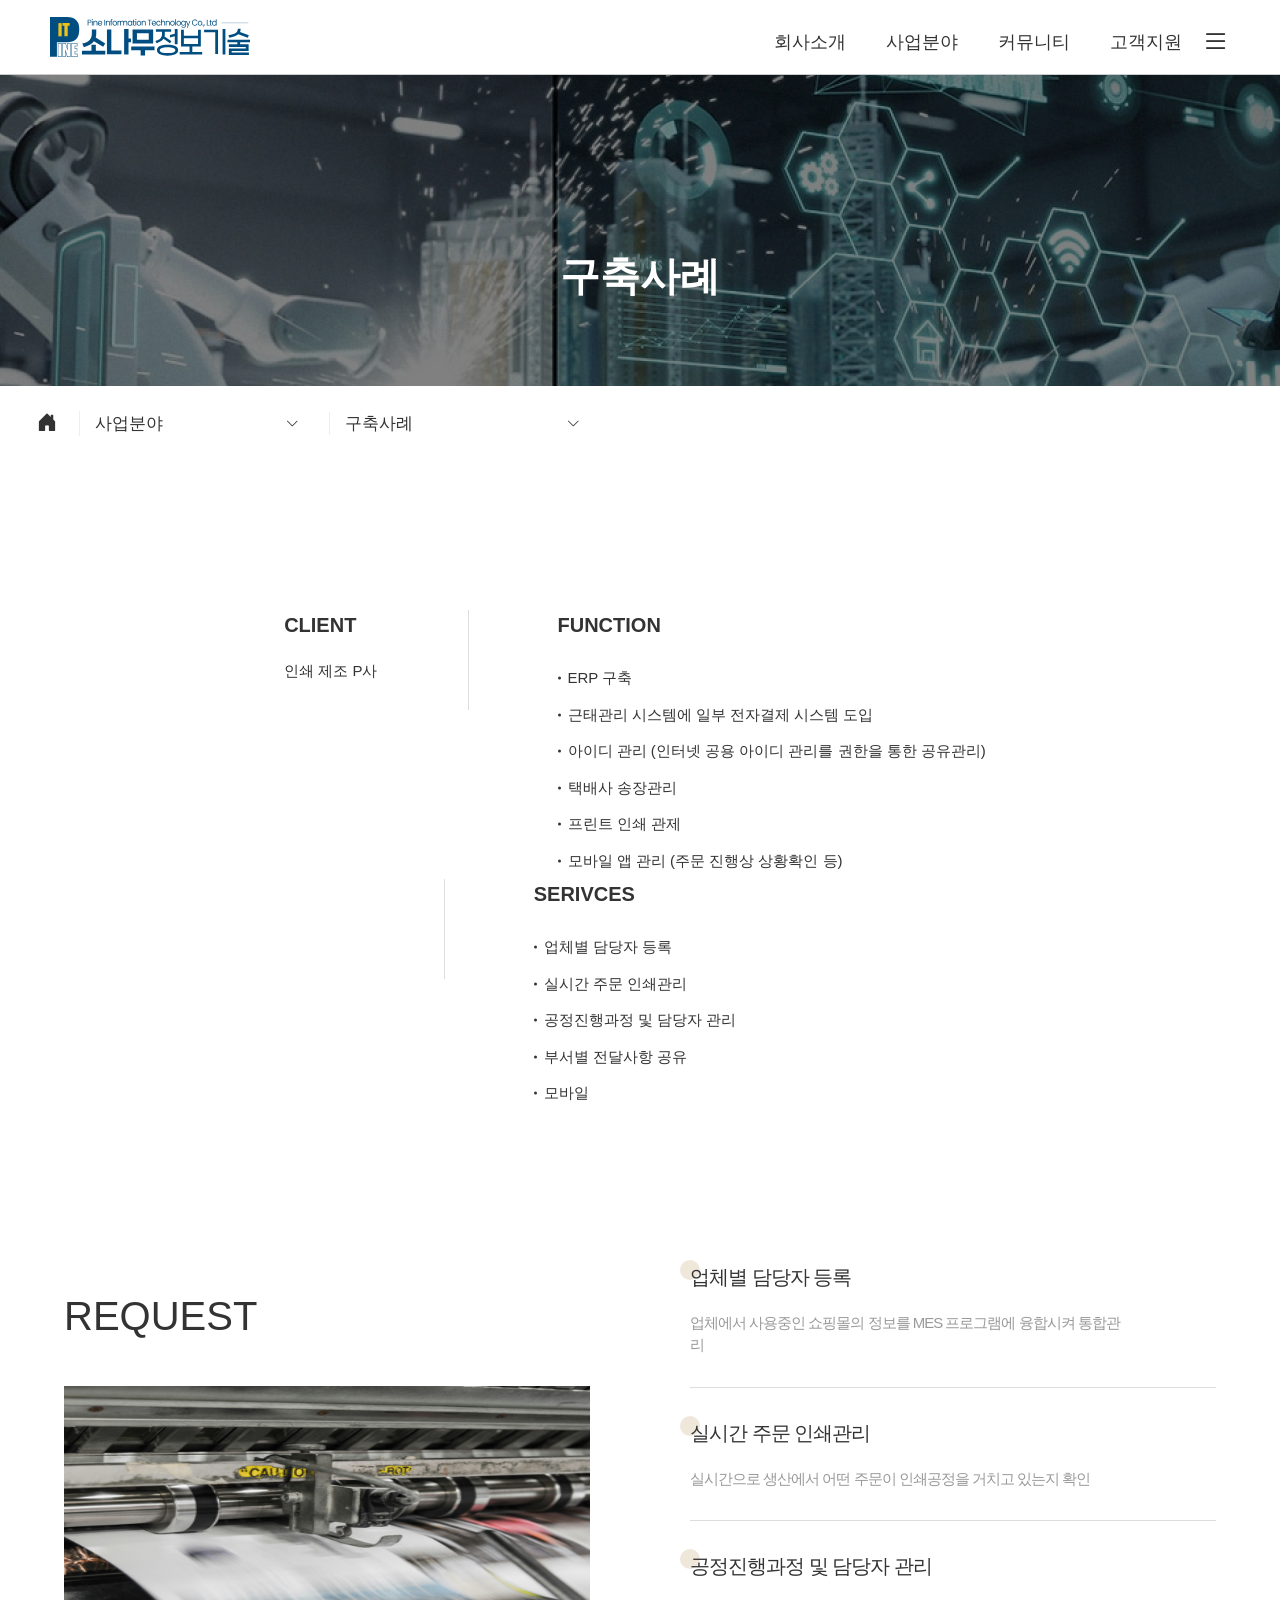
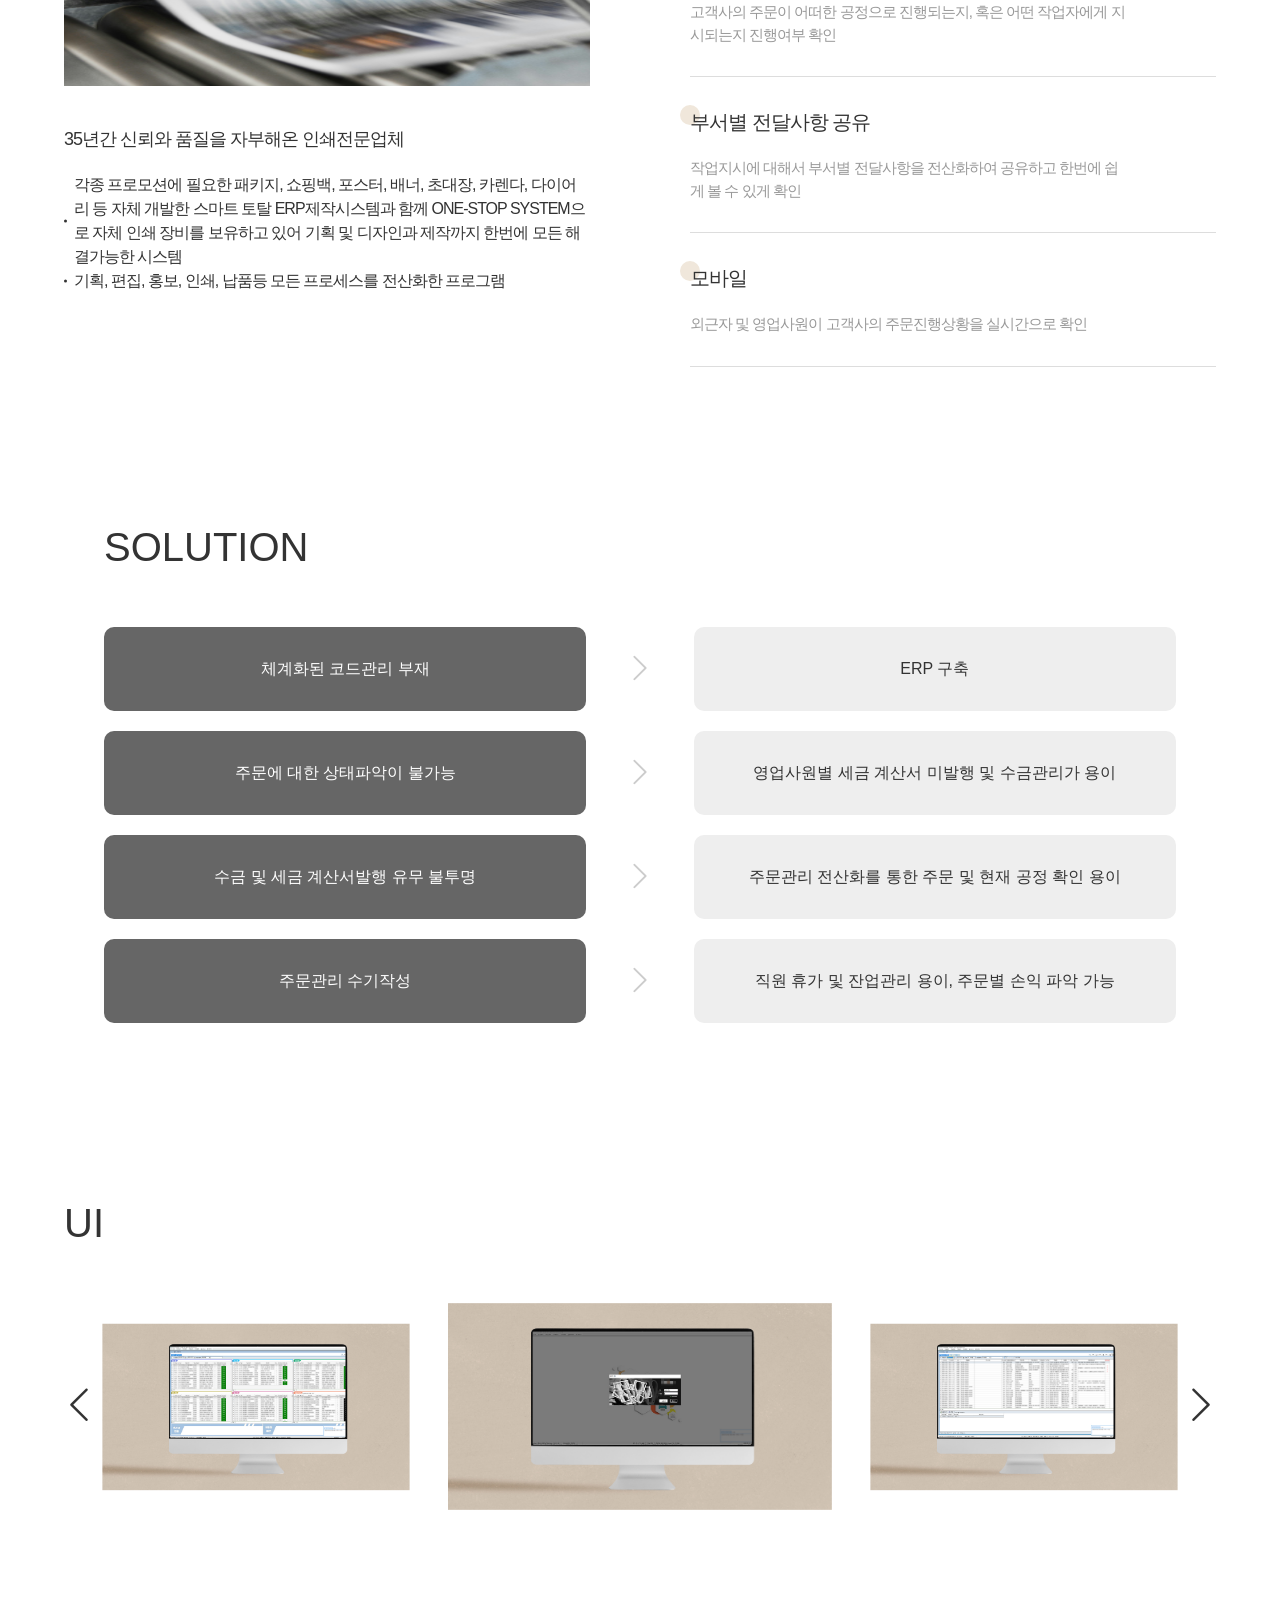
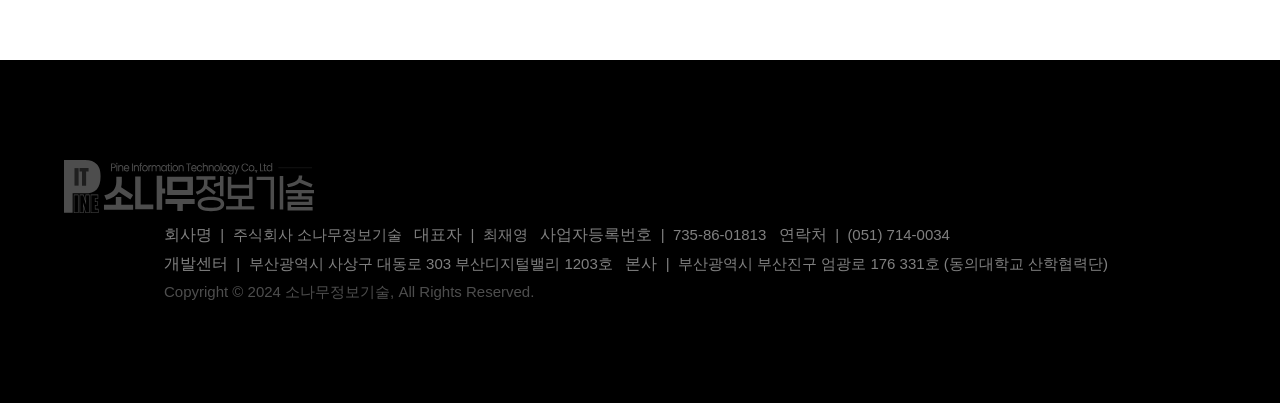
<file: project/team01/sub/case_detail03.html>
<!DOCTYPE html>
<html lang="ko">

<head>
    <meta charset="UTF-8">
    <meta name="viewport" content="width=device-width, initial-scale=1.0">
    <title>소나무정보기술</title>

    <!-- meta tag-->
    <meta name="title" content="소나무정보기술">
    <meta name="description" content="전문가들이 신뢰하는 IT기업 소나무정보기술">
    <meta name="keyword" content="IT, 소나무정보기술">
    <meta name="author" content="소나무정보기술">

    <!--favicon-->
    <link rel="shortcut icon" href="../images/favicon.svg" type="image/x-icon">

    <!--font-->
    <link rel="preconnect" href="https://fonts.googleapis.com">
    <link rel="preconnect" href="https://fonts.gstatic.com" crossorigin>
    <link href="https://fonts.googleapis.com/css2?family=Viga&display=swap" rel="stylesheet">
    <link rel="preconnect" href="https://fonts.googleapis.com">
    <link rel="preconnect" href="https://fonts.gstatic.com" crossorigin>
    <link href="https://fonts.googleapis.com/css2?family=Viga&display=swap" rel="stylesheet">
    <link rel="stylesheet" href="../css/font.css">

    <!--web icon-->
    <link rel="stylesheet" href="https://cdn.jsdelivr.net/npm/bootstrap-icons@1.11.3/font/bootstrap-icons.min.css">

    <!--css-->
    <link rel="stylesheet" href="../css/reset.css">
    <link rel="stylesheet" href="../css/swiper-bundle.min.css">
    <link href="https://unpkg.com/aos@2.3.1/dist/aos.css" rel="stylesheet">
    <link rel="stylesheet" href="../css/common.css">
    <link rel="stylesheet" href="../css/report.css">
    <link rel="stylesheet" href="../css/story.css">
    <link rel="stylesheet" href="../css/case_detail.css">
    <!--js-->
    <script src="../js/swiper-bundle.min.js"></script>
    <script src="../js/jquery-3.7.1.min.js"></script>
    <script src="https://unpkg.com/aos@2.3.1/dist/aos.js"></script>
    <script src="../js/common.js"></script>
    <script src="../js/story.js"></script>
    <script src="../js/case_detail.js"></script>
</head>

<body>
    <div id="wrap">
        <!-- 사이트맵+모바일 영역 시작 -->
        <!-- 사이트맵 시작 -->
        <div class="all_wrap">
            <ul class="all_gnb">
                <li>
                    <a href="sub/story.html">회사소개</a>
                    <ul class="all_depth2">
                        <li><a href="../sub/story.html">연혁</a></li>
                        <li><a href="../sub/license.html">인증 및 자격</a></li>
                        <li><a href="../sub/PRESS.html">보도자료</a></li>
                        <li><a href="../sub/map.html">오시는 길</a></li>
                    </ul>
                </li>
                <li><a href="sub/solution.html">사업분야</a>
                    <ul class="all_depth2">
                        <li><a href="../sub/solution.html">솔루션 개발</a></li>
                        <li><a href="../sub/app.html">WEB&middot;APP</a></li>
                        <li><a href="../sub/case.html">구축사례</a></li>
                    </ul>
                </li>
                <li><a href="sub/notice.html">커뮤니티</a>
                    <ul class="all_depth2">
                        <li><a href="../sub/notice.html">공지사항</a></li>
                        <li><a href="../sub/report.html">소식</a></li>
                    </ul>
                </li>
                <li><a href="sub/login.html">고객지원</a>
                    <ul class="all_depth2">
                        <li><a href="../sub/login.html">고객센터</a></li>
                        <li><a href="../sub/data.html">자료실</a></li>
                    </ul>
                </li>
            </ul>
            <div class="all_close">
                <i class="bi bi-x-lg" aria-label="사이트맵 닫기"></i>
            </div>
        </div><!-- all_wrap -->
        <!-- 사이트맵 종료 -->
        <!-- 모바일 gnb 시작 -->
        <div class="mgnb_wrap">
            <ul class="m_gnb">
                <li><a href="#">회사소개</a>
                    <ul class="m_depth2">
                        <li><a href="../sub/story.html">연혁</a></li>
                        <li><a href="../sub/license.html">인증 및 자격</a></li>
                        <li><a href="../sub/press.html">보도자료</a></li>
                        <li><a href="../sub/map.html">오시는 길</a></li>
                    </ul>
                </li>
                <li><a href="#">사업분야</a>
                    <ul class="m_depth2">
                        <li><a href="../sub/solution.html">솔루션 개발</a></li>
                        <li><a href="../sub/app.html">WEB&middot;APP</a></li>
                        <li><a href="../sub/case.html">구축사례</a></li>
                    </ul>
                </li>
                <li><a href="#">커뮤니티</a>
                    <ul class="m_depth2">
                        <li><a href="../sub/notice.html">공지사항</a></li>
                        <li><a href="../sub/report.html">소식</a></li>
                    </ul>
                </li>
                <li><a href="#">고객지원</a>
                    <ul class="m_depth2">
                        <li><a href="../sub/login.html">고객센터</a></li>
                        <li><a href="../sub/data.html">자료실</a></li>
                    </ul>
                </li>
            </ul><!-- m_gnb -->
            <div class="mgnb_close">
                <i class="bi bi-x-lg" aria-label="사이트맵 닫기"></i>
            </div>
        </div><!-- mgnb_wrap -->
        <!-- 모바일 gnb 종료 -->
        <!-- 사이트맵+모바일 영역 종료 -->

        <header id="header">
            <div class="hd_left">
                <h1><a href="../index.html"><img src="../images/common/logo_header.svg" alt="메인으로 돌아가기"></a></h1>
            </div>
            <div class="hd_right">
                <nav>
                    <ul class="gnb">
                        <li><a href="../sub/story.html">회사소개</a>
                            <ul class="depth2">
                                <li><a href="../sub/story.html">연혁</a></li>
                                <li><a href="../sub/license.html">인증 및 자격</a></li>
                                <li><a href="../sub/press.html">보도자료</a></li>
                                <li><a href="../sub/map.html">오시는 길</a></li>
                            </ul>
                        </li>
                        <li><a href="../sub/solution.html">사업분야</a>
                            <ul class="depth2">
                                <li><a href="../sub/solution.html">솔루션 개발</a></li>
                                <li><a href="../sub/app.html">WEB&middot;APP</a></li>
                                <li><a href="../sub/case.html">구축사례</a></li>
                            </ul>
                        </li>
                        <li><a href="../sub/notice.html">커뮤니티</a>
                            <ul class="depth2">
                                <li><a href="../sub/notice.html">공지사항</a></li>
                                <li><a href="../sub/report.html">소식</a></li>
                            </ul>
                        </li>
                        <li><a href="../sub/login.html">고객지원</a>
                            <ul class="depth2">
                                <li><a href="../sub/login.html">고객센터</a></li>
                                <li><a href="../sub/data.html">자료실</a></li>
                            </ul>
                        </li>
                    </ul>
                </nav>
                <div class="gnb_bg"></div>
                <ul>
                    <li class="btn_sitemap"><i class="bi bi-list"></i></li>
                </ul>
            </div>

        </header>

        <!-- container 서브페이지 상단 공통영역 시작 -->
        <div id="container">
            <div class="sub_visual">
                <!-- 각자 서브페이지에 맞는 이미지 삽입, h2 수정필수 -->
                <div class="sv_bg">
                    <img src="../images/sub/field/field_mv.png" alt="">
                </div>
                <h2>구축사례</h2>
            </div> <!-- sv -->

            <nav class="bread_wrap">
                <div class="bread_btn">
                    <div class="btn1">
                        <button><a href="../index.html"><i class="bi bi-house-door-fill"></i></a></button>
                    </div>

                    <!-- 각자 맡은 서브페이지 위치에 맞게 텍스트 수정필수 -->
                    <div class="btn2">
                        <button>사업분야</button>
                        <button class="down1"><i class="bi bi-chevron-down"></i></button>
                        <ul class="bread_gnb1">
                            <li><a href="../sub/story.html">회사소개</a></li>
                            <li><a href="../sub/solution.html">사업분야</a></li>
                            <li><a href="../sub/report.html">커뮤니티</a></li>
                            <li><a href="../sub/data.html">고객지원</a></li>
                        </ul>
                    </div>

                    <div class="btn3">
                        <button>구축사례</button>
                        <button class="down2"><i class="bi bi-chevron-down"></i></button>

                        <ul class="bread_gnb2">
                            <li><a href="../sub/solution.html">솔루션 개발</a></li>
                            <li><a href="../sub/app.html">WEB&middot;APP</a></li>
                            <li><a href="../sub/case.html">구축사례</a></li>
                        </ul>
                    </div>

                </div><!-- bread_btn -->
            </nav>
        </div><!-- container 서브페이지 상단 공통영역 끝 -->


        <main id="case_detail">
            <!-- 맨앞 시작 -->
            <div class="txt">
                <div class="txt_box" data-aos="fade-up" data-aos-duration="1000" data-aos-once="true">
                    <h3>CLIENT</h3>
                    <p>인쇄 제조 P사</p>
                </div>
                <div class="txt_box" data-aos="fade-up" data-aos-delay="100" data-aos-duration="1000"
                    data-aos-once="true">
                    <h3>FUNCTION</h3>
                    <ul>
                        <li>ERP 구축</li>
                        <li>근태관리 시스템에 일부 전자결제 시스템 도입</li>
                        <li>아이디 관리 (인터넷 공용 아이디 관리를 권한을 통한 공유관리)</li>
                        <li>택배사 송장관리</li>
                        <li>프린트 인쇄 관제</li>
                        <li>모바일 앱 관리 (주문 진행상 상황확인 등)</li>

                    </ul>
                </div>
                <div class="txt_box" data-aos="fade-up" data-aos-delay="200" data-aos-duration="1000"
                    data-aos-once="true">
                    <h3>SERIVCES</h3>
                    <ul>
                        <li>업체별 담당자 등록</li>
                        <li>실시간 주문 인쇄관리</li>
                        <li>공정진행과정 및 담당자 관리</li>
                        <li>부서별 전달사항 공유</li>
                        <li>모바일</li>
                    </ul>
                </div>
            </div>
            <!-- 맨앞 끝 -->

            <!-- request -->
            <section id="request">
                <div class="inner">
                    <div class="request_left" data-aos="fade-right" data-aos-duration="1000" data-aos-once="true">
                        <h2>REQUEST</h2>
                        <div class="request_img"> <img src="../images/sub/field/solution05.png" alt="구축사례 이미지1"></div>
                        <dl>
                            <dt>35년간 신뢰와 품질을 자부해온 인쇄전문업체</dt>
                            <dd>각종 프로모션에 필요한 패키지, 쇼핑백, 포스터, 배너, 초대장, 카렌다, 다이어리 등 자체 개발한 스마트 토탈 ERP제작시스템과 함께 ONE-STOP
                                SYSTEM으로 자체 인쇄 장비를 보유하고 있어 기획 및 디자인과 제작까지 한번에 모든 해결가능한 시스템</dd>
                            <dd>기획, 편집, 홍보, 인쇄, 납품등 모든 프로세스를 전산화한 프로그램</dd>
                        </dl>
                    </div>

                    <ul data-aos="fade-up" data-aos-delay="100" data-aos-duration="1000" data-aos-once="true">
                        <li>
                            <dl>
                                <dt>업체별 담당자 등록</dt>

                                <dd>업체에서 사용중인 쇼핑몰의 정보를 MES 프로그램에 융합시켜 통합관리</dd>
                            </dl>
                        </li>
                        <li>
                            <dl>
                                <dt>실시간 주문 인쇄관리</dt>

                                <dd>실시간으로 생산에서 어떤 주문이 인쇄공정을 거치고 있는지 확인</dd>
                            </dl>
                        </li>
                        <li>
                            <dl>
                                <dt>공정진행과정 및 담당자 관리</dt>

                                <dd>고객사의 주문이 어떠한 공정으로 진행되는지, 혹은 어떤 작업자에게 지시되는지 진행여부 확인</dd>
                            </dl>
                        </li>
                        <li>
                            <dl>
                                <dt>부서별 전달사항 공유</dt>

                                <dd>작업지시에 대해서 부서별 전달사항을 전산화하여 공유하고 한번에 쉽게 볼 수 있게 확인</dd>
                            </dl>
                        </li>
                        <li>
                            <dl>
                                <dt>모바일</dt>

                                <dd>외근자 및 영업사원이 고객사의 주문진행상황을 실시간으로 확인</dd>
                            </dl>
                        </li>
                    </ul>
                </div>
            </section>
            <!-- request -->


            <!-- solution -->
            <section id="solution">
                <div class="inner">
                    <h2 data-aos="fade-up" data-aos-duration="1000" data-aos-once="true">solution</h2>
                    <ul data-aos="fade-up" data-aos-delay="100" data-aos-duration="1000" data-aos-once="true">
                        <li> 체계화된 코드관리 부재</li>
                        <li><i class="bi bi-chevron-right" aria-label="오른쪽"></i></li>
                        <li> ERP 구축</li>
                    </ul>
                    <ul data-aos="fade-up" data-aos-delay="200" data-aos-duration="1000" data-aos-once="true">
                        <li>주문에 대한 상태파악이 불가능 </li>
                        <li><i class="bi bi-chevron-right" aria-label="오른쪽"></i></li>
                        <li>영업사원별 세금 계산서 미발행 및 수금관리가 용이</li>
                    </ul>
                    <ul data-aos="fade-up" data-aos-delay="300" data-aos-duration="1000" data-aos-once="true">
                        <li> 수금 및 세금 계산서발행 유무 불투명</li>
                        <li><i class="bi bi-chevron-right" aria-label="오른쪽"></i></li>
                        <li>주문관리 전산화를 통한 주문 및 현재 공정 확인 용이</li>
                    </ul>
                    <ul data-aos="fade-up" data-aos-delay="400" data-aos-duration="1000" data-aos-once="true">
                        <li>주문관리 수기작성 </li>
                        <li><i class="bi bi-chevron-right" aria-label="오른쪽"></i></li>
                        <li>직원 휴가 및 잔업관리 용이, 주문별 손익 파악 가능</li>
                    </ul>

                </div>
            </section>
            <!-- solution -->


            <!-- ui -->
            <section id="ui" data-aos="fade-up" data-aos-duration="1000" data-aos-once="true">
                <div class="inner">
                    <h2>UI</h2>
                    <div class="swiper mockup" data-aos="fade-up" data-aos-duration="1000" data-aos-once="true"
                        data-aos-delay="100">
                        <ul class="swiper-wrapper">
                            <li class="swiper-slide"><img src="../images/sub/case_detail/3 (1).jpg" alt="목업 ui 화면">
                            </li>
                            <li class="swiper-slide"><img src="../images/sub/case_detail/3 (2).jpg" alt="목업 ui 화면">
                            </li>
                            <li class="swiper-slide"><img src="../images/sub/case_detail/3 (3).jpg" alt="목업 ui 화면">
                            </li>
                            <li class="swiper-slide"><img src="../images/sub/case_detail/3 (4).jpg" alt="목업 ui 화면">
                            </li>
                            <li class="swiper-slide"><img src="../images/sub/case_detail/3 (5).jpg" alt="목업 ui 화면">
                            </li>
                        </ul>
                        <div class="swiper-button-prev">
                            <i class="bi bi-chevron-left"></i>
                        </div>
                        <div class="swiper-button-next">
                            <i class="bi bi-chevron-right"></i>
                        </div>
                    </div>

                </div>
            </section>
            <!-- ui -->

        </main><!-- case_detail -->

        <footer id="footer">
            <div class="inner">
                <div class="footer_logo">
                    <h2><a href="#"><img src="../images/main/logo_g.svg" alt="소나무정보기술 하단 로고 이미지"></a></h2>
                </div>

                <div class="footer_bottom">
                    <div class="footer_address">
                        <address><span>회사명</span>&nbsp;&nbsp;|&nbsp;&nbsp;주식회사 소나무정보기술&nbsp;&nbsp;
                            <span>대표자</span>&nbsp;&nbsp;|&nbsp;&nbsp;최재영&nbsp;&nbsp;
                            <span>사업자등록번호</span>&nbsp;&nbsp;|&nbsp;&nbsp;735-86-01813&nbsp;&nbsp;
                            <span>연락처</span>&nbsp;&nbsp;|&nbsp;&nbsp;(051) 714-0034
                        </address>
                    </div><!-- footer_address01 -->
                    <div class="footer_address">
                        <address> <span>개발센터</span>&nbsp;&nbsp;|&nbsp;&nbsp;부산광역시 사상구 대동로 303 부산디지털밸리 1203호&nbsp;&nbsp;
                            <span> 본사</span>&nbsp;&nbsp;|&nbsp;&nbsp;부산광역시 부산진구
                            엄광로 176 331호 (동의대학교 산학협력단)
                        </address>
                    </div><!-- footer_address02 -->
                    <div class="copy">Copyright &copy; 2024 소나무정보기술, All Rights Reserved.</div>
                </div><!-- footer_bottom -->
            </div><!-- inner -->
        </footer>
    </div> <!-- wrap -->

    <script src="https://unpkg.com/aos@next/dist/aos.js"></script>
    <script>
        AOS.init();
    </script>
</body>

</html>
</file>
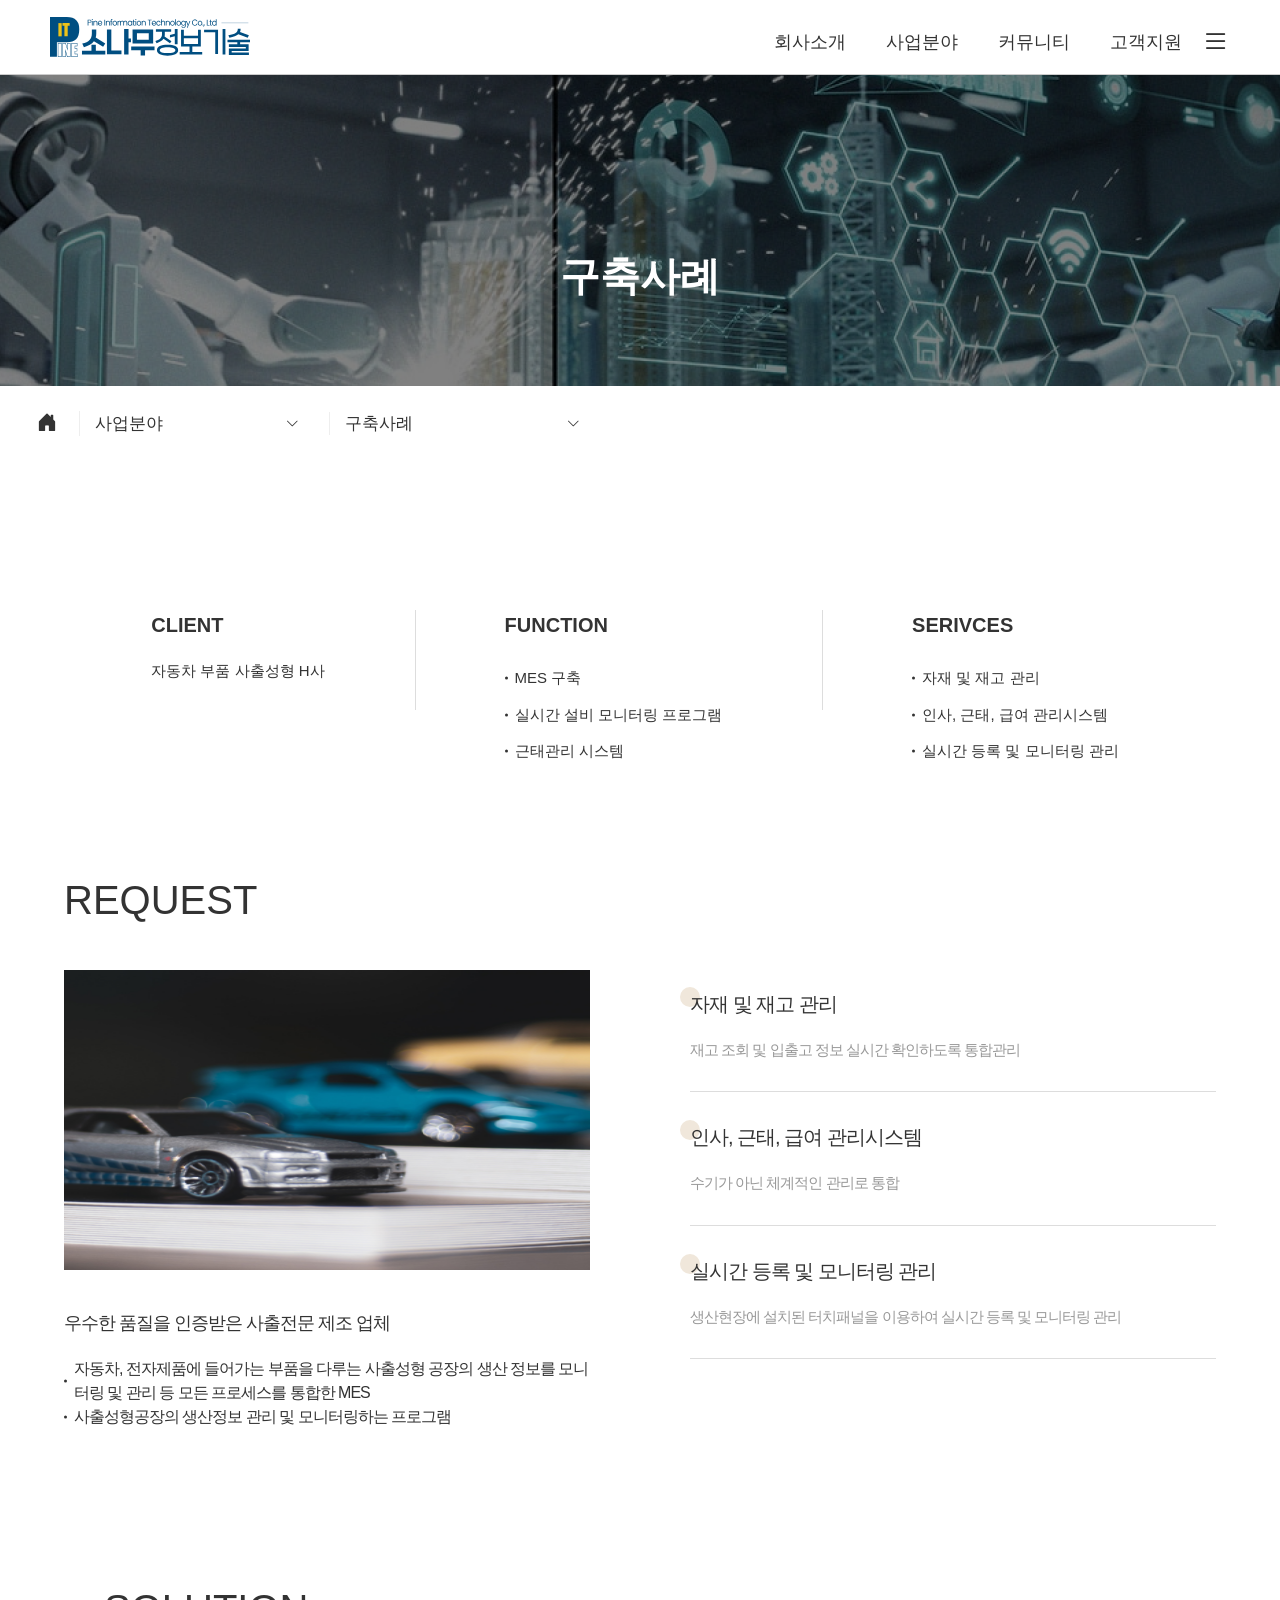
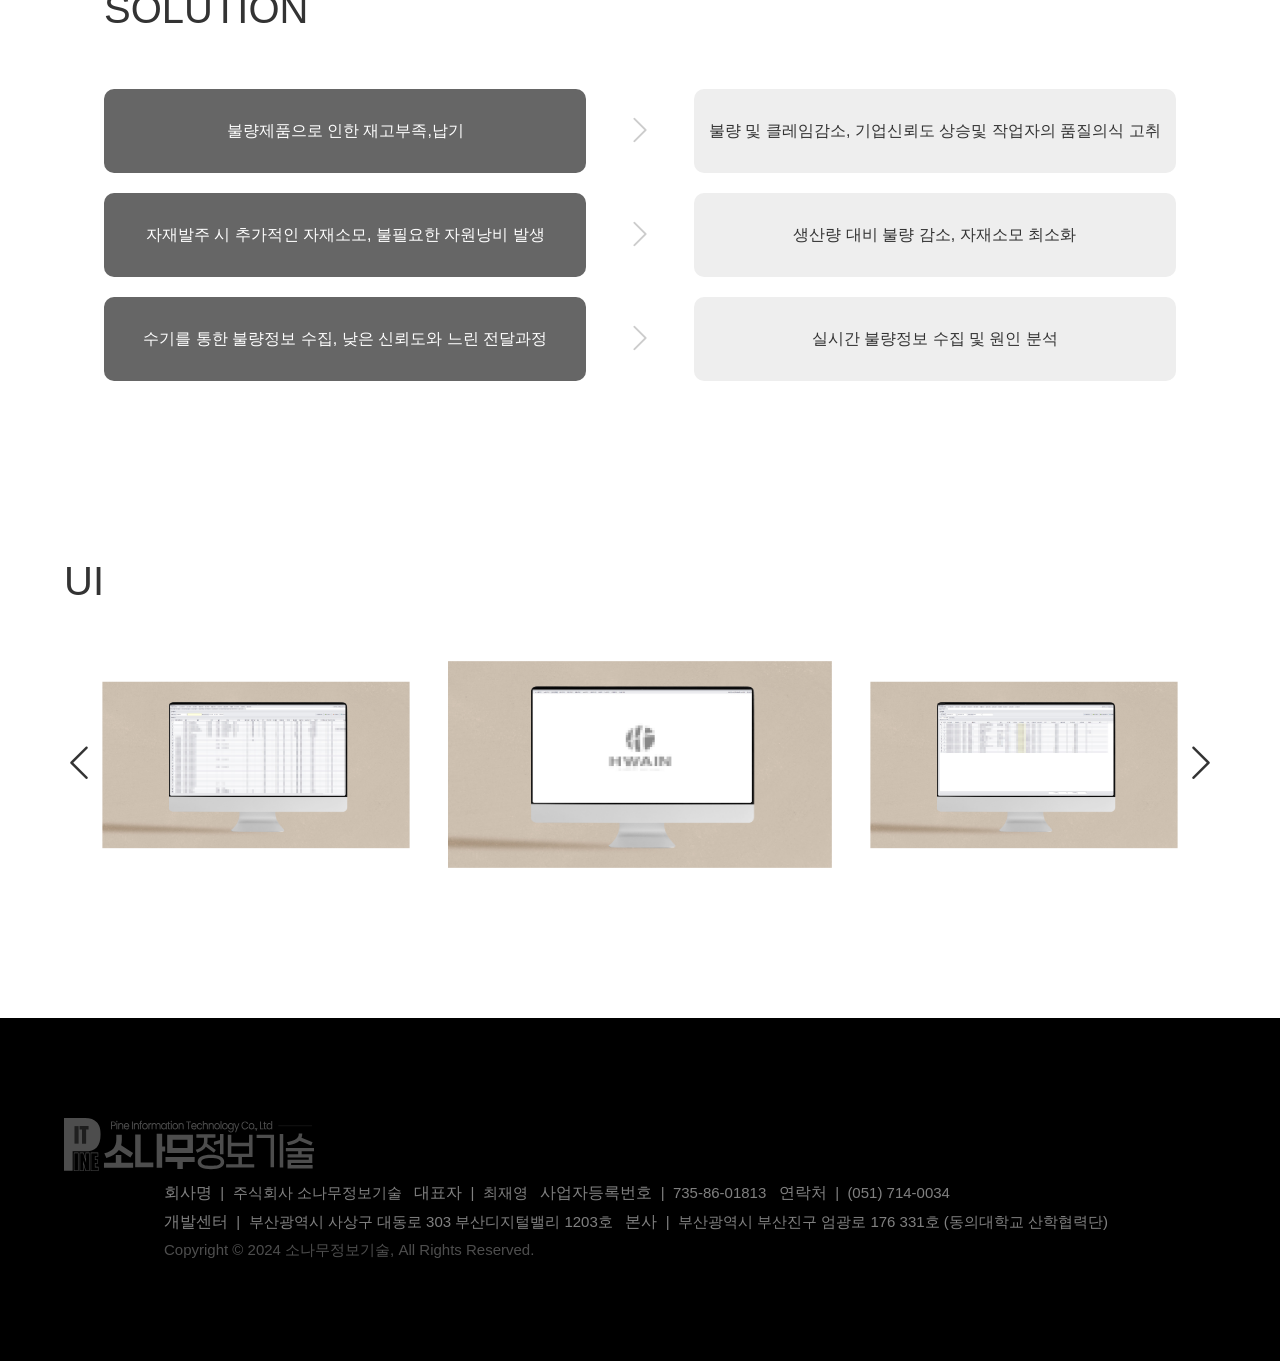
<file: project/team01/sub/case_detail04.html>
<!DOCTYPE html>
<html lang="ko">

<head>
    <meta charset="UTF-8">
    <meta name="viewport" content="width=device-width, initial-scale=1.0">
    <title>소나무정보기술</title>

    <!-- meta tag-->
    <meta name="title" content="소나무정보기술">
    <meta name="description" content="전문가들이 신뢰하는 IT기업 소나무정보기술">
    <meta name="keyword" content="IT, 소나무정보기술">
    <meta name="author" content="소나무정보기술">

    <!--favicon-->
    <link rel="shortcut icon" href="../images/favicon.svg" type="image/x-icon">

    <!--font-->
    <link rel="preconnect" href="https://fonts.googleapis.com">
    <link rel="preconnect" href="https://fonts.gstatic.com" crossorigin>
    <link href="https://fonts.googleapis.com/css2?family=Viga&display=swap" rel="stylesheet">
    <link rel="preconnect" href="https://fonts.googleapis.com">
    <link rel="preconnect" href="https://fonts.gstatic.com" crossorigin>
    <link href="https://fonts.googleapis.com/css2?family=Viga&display=swap" rel="stylesheet">
    <link rel="stylesheet" href="../css/font.css">

    <!--web icon-->
    <link rel="stylesheet" href="https://cdn.jsdelivr.net/npm/bootstrap-icons@1.11.3/font/bootstrap-icons.min.css">

    <!--css-->
    <link rel="stylesheet" href="../css/reset.css">
    <link rel="stylesheet" href="../css/swiper-bundle.min.css">
    <link href="https://unpkg.com/aos@2.3.1/dist/aos.css" rel="stylesheet">
    <link rel="stylesheet" href="../css/common.css">
    <link rel="stylesheet" href="../css/report.css">
    <link rel="stylesheet" href="../css/story.css">
    <link rel="stylesheet" href="../css/case_detail.css">
    <!--js-->
    <script src="../js/swiper-bundle.min.js"></script>
    <script src="../js/jquery-3.7.1.min.js"></script>
    <script src="https://unpkg.com/aos@2.3.1/dist/aos.js"></script>
    <script src="../js/common.js"></script>
    <script src="../js/story.js"></script>
    <script src="../js/case_detail.js"></script>
</head>

<body>
    <div id="wrap">
        <!-- 사이트맵+모바일 영역 시작 -->
        <!-- 사이트맵 시작 -->
        <div class="all_wrap">
            <ul class="all_gnb">
                <li>
                    <a href="sub/story.html">회사소개</a>
                    <ul class="all_depth2">
                        <li><a href="../sub/story.html">연혁</a></li>
                        <li><a href="../sub/license.html">인증 및 자격</a></li>
                        <li><a href="../sub/PRESS.html">보도자료</a></li>
                        <li><a href="../sub/map.html">오시는 길</a></li>
                    </ul>
                </li>
                <li><a href="sub/solution.html">사업분야</a>
                    <ul class="all_depth2">
                        <li><a href="../sub/solution.html">솔루션 개발</a></li>
                        <li><a href="../sub/app.html">WEB&middot;APP</a></li>
                        <li><a href="../sub/case.html">구축사례</a></li>
                    </ul>
                </li>
                <li><a href="sub/notice.html">커뮤니티</a>
                    <ul class="all_depth2">
                        <li><a href="../sub/notice.html">공지사항</a></li>
                        <li><a href="../sub/report.html">소식</a></li>
                    </ul>
                </li>
                <li><a href="sub/login.html">고객지원</a>
                    <ul class="all_depth2">
                        <li><a href="../sub/login.html">고객센터</a></li>
                        <li><a href="../sub/data.html">자료실</a></li>
                    </ul>
                </li>
            </ul>
            <div class="all_close">
                <i class="bi bi-x-lg" aria-label="사이트맵 닫기"></i>
            </div>
        </div><!-- all_wrap -->
        <!-- 사이트맵 종료 -->
        <!-- 모바일 gnb 시작 -->
        <div class="mgnb_wrap">
            <ul class="m_gnb">
                <li><a href="#">회사소개</a>
                    <ul class="m_depth2">
                        <li><a href="../sub/story.html">연혁</a></li>
                        <li><a href="../sub/license.html">인증 및 자격</a></li>
                        <li><a href="../sub/press.html">보도자료</a></li>
                        <li><a href="../sub/map.html">오시는 길</a></li>
                    </ul>
                </li>
                <li><a href="#">사업분야</a>
                    <ul class="m_depth2">
                        <li><a href="../sub/solution.html">솔루션 개발</a></li>
                        <li><a href="../sub/app.html">WEB&middot;APP</a></li>
                        <li><a href="../sub/case.html">구축사례</a></li>
                    </ul>
                </li>
                <li><a href="#">커뮤니티</a>
                    <ul class="m_depth2">
                        <li><a href="../sub/notice.html">공지사항</a></li>
                        <li><a href="../sub/report.html">소식</a></li>
                    </ul>
                </li>
                <li><a href="#">고객지원</a>
                    <ul class="m_depth2">
                        <li><a href="../sub/login.html">고객센터</a></li>
                        <li><a href="../sub/data.html">자료실</a></li>
                    </ul>
                </li>
            </ul><!-- m_gnb -->
            <div class="mgnb_close">
                <i class="bi bi-x-lg" aria-label="사이트맵 닫기"></i>
            </div>
        </div><!-- mgnb_wrap -->
        <!-- 모바일 gnb 종료 -->
        <!-- 사이트맵+모바일 영역 종료 -->

        <header id="header">
            <div class="hd_left">
                <h1><a href="../index.html"><img src="../images/common/logo_header.svg" alt="메인으로 돌아가기"></a></h1>
            </div>
            <div class="hd_right">
                <nav>
                    <ul class="gnb">
                        <li><a href="../sub/story.html">회사소개</a>
                            <ul class="depth2">
                                <li><a href="../sub/story.html">연혁</a></li>
                                <li><a href="../sub/license.html">인증 및 자격</a></li>
                                <li><a href="../sub/press.html">보도자료</a></li>
                                <li><a href="../sub/map.html">오시는 길</a></li>
                            </ul>
                        </li>
                        <li><a href="../sub/solution.html">사업분야</a>
                            <ul class="depth2">
                                <li><a href="../sub/solution.html">솔루션 개발</a></li>
                                <li><a href="../sub/app.html">WEB&middot;APP</a></li>
                                <li><a href="../sub/case.html">구축사례</a></li>
                            </ul>
                        </li>
                        <li><a href="../sub/notice.html">커뮤니티</a>
                            <ul class="depth2">
                                <li><a href="../sub/notice.html">공지사항</a></li>
                                <li><a href="../sub/report.html">소식</a></li>
                            </ul>
                        </li>
                        <li><a href="../sub/login.html">고객지원</a>
                            <ul class="depth2">
                                <li><a href="../sub/login.html">고객센터</a></li>
                                <li><a href="../sub/data.html">자료실</a></li>
                            </ul>
                        </li>
                    </ul>
                </nav>
                <div class="gnb_bg"></div>
                <ul>
                    <li class="btn_sitemap"><i class="bi bi-list"></i></li>
                </ul>
            </div>

        </header>

        <!-- container 서브페이지 상단 공통영역 시작 -->
        <div id="container">
            <div class="sub_visual">
                <!-- 각자 서브페이지에 맞는 이미지 삽입, h2 수정필수 -->
                <div class="sv_bg">
                    <img src="../images/sub/field/field_mv.png" alt="">
                </div>
                <h2>구축사례</h2>
            </div> <!-- sv -->

            <nav class="bread_wrap">
                <div class="bread_btn">
                    <div class="btn1">
                        <button><a href="../index.html"><i class="bi bi-house-door-fill"></i></a></button>
                    </div>

                    <!-- 각자 맡은 서브페이지 위치에 맞게 텍스트 수정필수 -->
                    <div class="btn2">
                        <button>사업분야</button>
                        <button class="down1"><i class="bi bi-chevron-down"></i></button>
                        <ul class="bread_gnb1">
                            <li><a href="../sub/story.html">회사소개</a></li>
                            <li><a href="../sub/solution.html">사업분야</a></li>
                            <li><a href="../sub/report.html">커뮤니티</a></li>
                            <li><a href="../sub/data.html">고객지원</a></li>
                        </ul>
                    </div>

                    <div class="btn3">
                        <button>구축사례</button>
                        <button class="down2"><i class="bi bi-chevron-down"></i></button>

                        <ul class="bread_gnb2">
                            <li><a href="../sub/solution.html">솔루션 개발</a></li>
                            <li><a href="../sub/app.html">WEB&middot;APP</a></li>
                            <li><a href="../sub/case.html">구축사례</a></li>
                        </ul>
                    </div>

                </div><!-- bread_btn -->
            </nav>
        </div><!-- container 서브페이지 상단 공통영역 끝 -->

        <main id="case_detail">
            <!-- 맨앞 시작 -->
            <div class="txt">
                <div class="txt_box" data-aos="fade-up" data-aos-duration="1000" data-aos-once="true">
                    <h3>CLIENT</h3>
                    <p>자동차 부품 사출성형 H사</p>
                </div>
                <div class="txt_box" data-aos="fade-up" data-aos-delay="100" data-aos-duration="1000"
                    data-aos-once="true">
                    <h3>FUNCTION</h3>
                    <ul>
                        <li>MES 구축</li>
                        <li>실시간 설비 모니터링 프로그램</li>
                        <li>근태관리 시스템</li>


                    </ul>
                </div>
                <div class="txt_box" data-aos="fade-up" data-aos-delay="200" data-aos-duration="1000"
                    data-aos-once="true">
                    <h3>SERIVCES</h3>
                    <ul>
                        <li>자재 및 재고 관리</li>
                        <li>인사, 근태, 급여 관리시스템</li>
                        <li>실시간 등록 및 모니터링 관리
                        </li>
                    </ul>
                </div>
            </div>
            <!-- 맨앞 끝 -->

            <!-- request -->
            <section id="request">
                <div class="inner">
                    <div class="request_left" data-aos="fade-right" data-aos-duration="1000" data-aos-once="true">
                        <h2>REQUEST</h2>
                        <div class="request_img"> <img src="../images/sub/field/solution06.png" alt="구축사례 이미지1"></div>
                        <dl>
                            <dt>우수한 품질을 인증받은 사출전문 제조 업체</dt>
                            <dd>자동차, 전자제품에 들어가는 부품을 다루는 사출성형 공장의 생산 정보를 모니터링 및 관리 등 모든 프로세스를 통합한 MES</dd>
                            <dd>사출성형공장의 생산정보 관리 및 모니터링하는 프로그램</dd>
                        </dl>
                    </div>

                    <ul data-aos="fade-up" data-aos-delay="100" data-aos-duration="1000" data-aos-once="true">
                        <li>
                            <dl>
                                <dt>자재 및 재고 관리</dt>

                                <dd>재고 조회 및 입출고 정보 실시간 확인하도록 통합관리</dd>
                            </dl>
                        </li>
                        <li>
                            <dl>
                                <dt>인사, 근태, 급여 관리시스템 </dt>

                                <dd>수기가 아닌 체계적인 관리로 통합</dd>
                            </dl>
                        </li>
                        <li>
                            <dl>
                                <dt>실시간 등록 및 모니터링 관리</dt>

                                <dd>생산현장에 설치된 터치패널을 이용하여 실시간 등록 및 모니터링 관리</dd>
                            </dl>
                        </li>
                    </ul>
                </div>
            </section>
            <!-- request -->


            <!-- solution -->
            <section id="solution">
                <div class="inner">
                    <h2 data-aos="fade-up" data-aos-duration="1000" data-aos-once="true">solution</h2>
                    <ul data-aos="fade-up" data-aos-delay="100" data-aos-duration="1000" data-aos-once="true">
                        <li>불량제품으로 인한 재고부족,납기 </li>
                        <li><i class="bi bi-chevron-right" aria-label="오른쪽"></i></li>
                        <li> 불량 및 클레임감소, 기업신뢰도 상승및 작업자의 품질의식 고취</li>
                    </ul>
                    <ul data-aos="fade-up" data-aos-delay="200" data-aos-duration="1000" data-aos-once="true">
                        <li>자재발주 시 추가적인 자재소모, 불필요한 자원낭비 발생</li>
                        <li><i class="bi bi-chevron-right" aria-label="오른쪽"></i></li>
                        <li>생산량 대비 불량 감소, 자재소모 최소화</li>
                    </ul>
                    <ul data-aos="fade-up" data-aos-delay="300" data-aos-duration="1000" data-aos-once="true">
                        <li> 수기를 통한 불량정보 수집, 낮은 신뢰도와 느린 전달과정</li>
                        <li><i class="bi bi-chevron-right" aria-label="오른쪽"></i></li>
                        <li>실시간 불량정보 수집 및 원인 분석</li>
                    </ul>

                </div>
            </section>
            <!-- solution -->


            <!-- ui -->
            <section id="ui" data-aos="fade-up" data-aos-duration="1000" data-aos-once="true">
                <div class="inner">
                    <h2>UI</h2>
                    <div class="swiper mockup" data-aos="fade-up" data-aos-duration="1000" data-aos-once="true"
                        data-aos-delay="100">
                        <ul class="swiper-wrapper">
                            <li class="swiper-slide"><img src="../images/sub/case_detail/4 (1).jpg" alt="목업 ui 화면">
                            </li>
                            <li class="swiper-slide"><img src="../images/sub/case_detail/4 (2).jpg" alt="목업 ui 화면">
                            </li>
                            <li class="swiper-slide"><img src="../images/sub/case_detail/4 (3).jpg" alt="목업 ui 화면">
                            </li>
                            <li class="swiper-slide"><img src="../images/sub/case_detail/4 (4).jpg" alt="목업 ui 화면">
                            </li>
                            <li class="swiper-slide"><img src="../images/sub/case_detail/4 (5).jpg" alt="목업 ui 화면">
                            </li>
                        </ul>
                        <div class="swiper-button-prev">
                            <i class="bi bi-chevron-left"></i>
                        </div>
                        <div class="swiper-button-next">
                            <i class="bi bi-chevron-right"></i>
                        </div>
                    </div>

                </div>
            </section>
            <!-- ui -->

        </main><!-- case_detail -->

        <footer id="footer">
            <div class="inner">
                <div class="footer_logo">
                    <h2><a href="#"><img src="../images/main/logo_g.svg" alt="소나무정보기술 하단 로고 이미지"></a></h2>
                </div>

                <div class="footer_bottom">
                    <div class="footer_address">
                        <address><span>회사명</span>&nbsp;&nbsp;|&nbsp;&nbsp;주식회사 소나무정보기술&nbsp;&nbsp;
                            <span>대표자</span>&nbsp;&nbsp;|&nbsp;&nbsp;최재영&nbsp;&nbsp;
                            <span>사업자등록번호</span>&nbsp;&nbsp;|&nbsp;&nbsp;735-86-01813&nbsp;&nbsp;
                            <span>연락처</span>&nbsp;&nbsp;|&nbsp;&nbsp;(051) 714-0034
                        </address>
                    </div><!-- footer_address01 -->
                    <div class="footer_address">
                        <address> <span>개발센터</span>&nbsp;&nbsp;|&nbsp;&nbsp;부산광역시 사상구 대동로 303 부산디지털밸리 1203호&nbsp;&nbsp;
                            <span> 본사</span>&nbsp;&nbsp;|&nbsp;&nbsp;부산광역시 부산진구
                            엄광로 176 331호 (동의대학교 산학협력단)
                        </address>
                    </div><!-- footer_address02 -->
                    <div class="copy">Copyright &copy; 2024 소나무정보기술, All Rights Reserved.</div>
                </div><!-- footer_bottom -->
            </div><!-- inner -->
        </footer>
    </div> <!-- wrap -->

    <script src="https://unpkg.com/aos@next/dist/aos.js"></script>
    <script>
        AOS.init();
    </script>
</body>

</html>
</file>
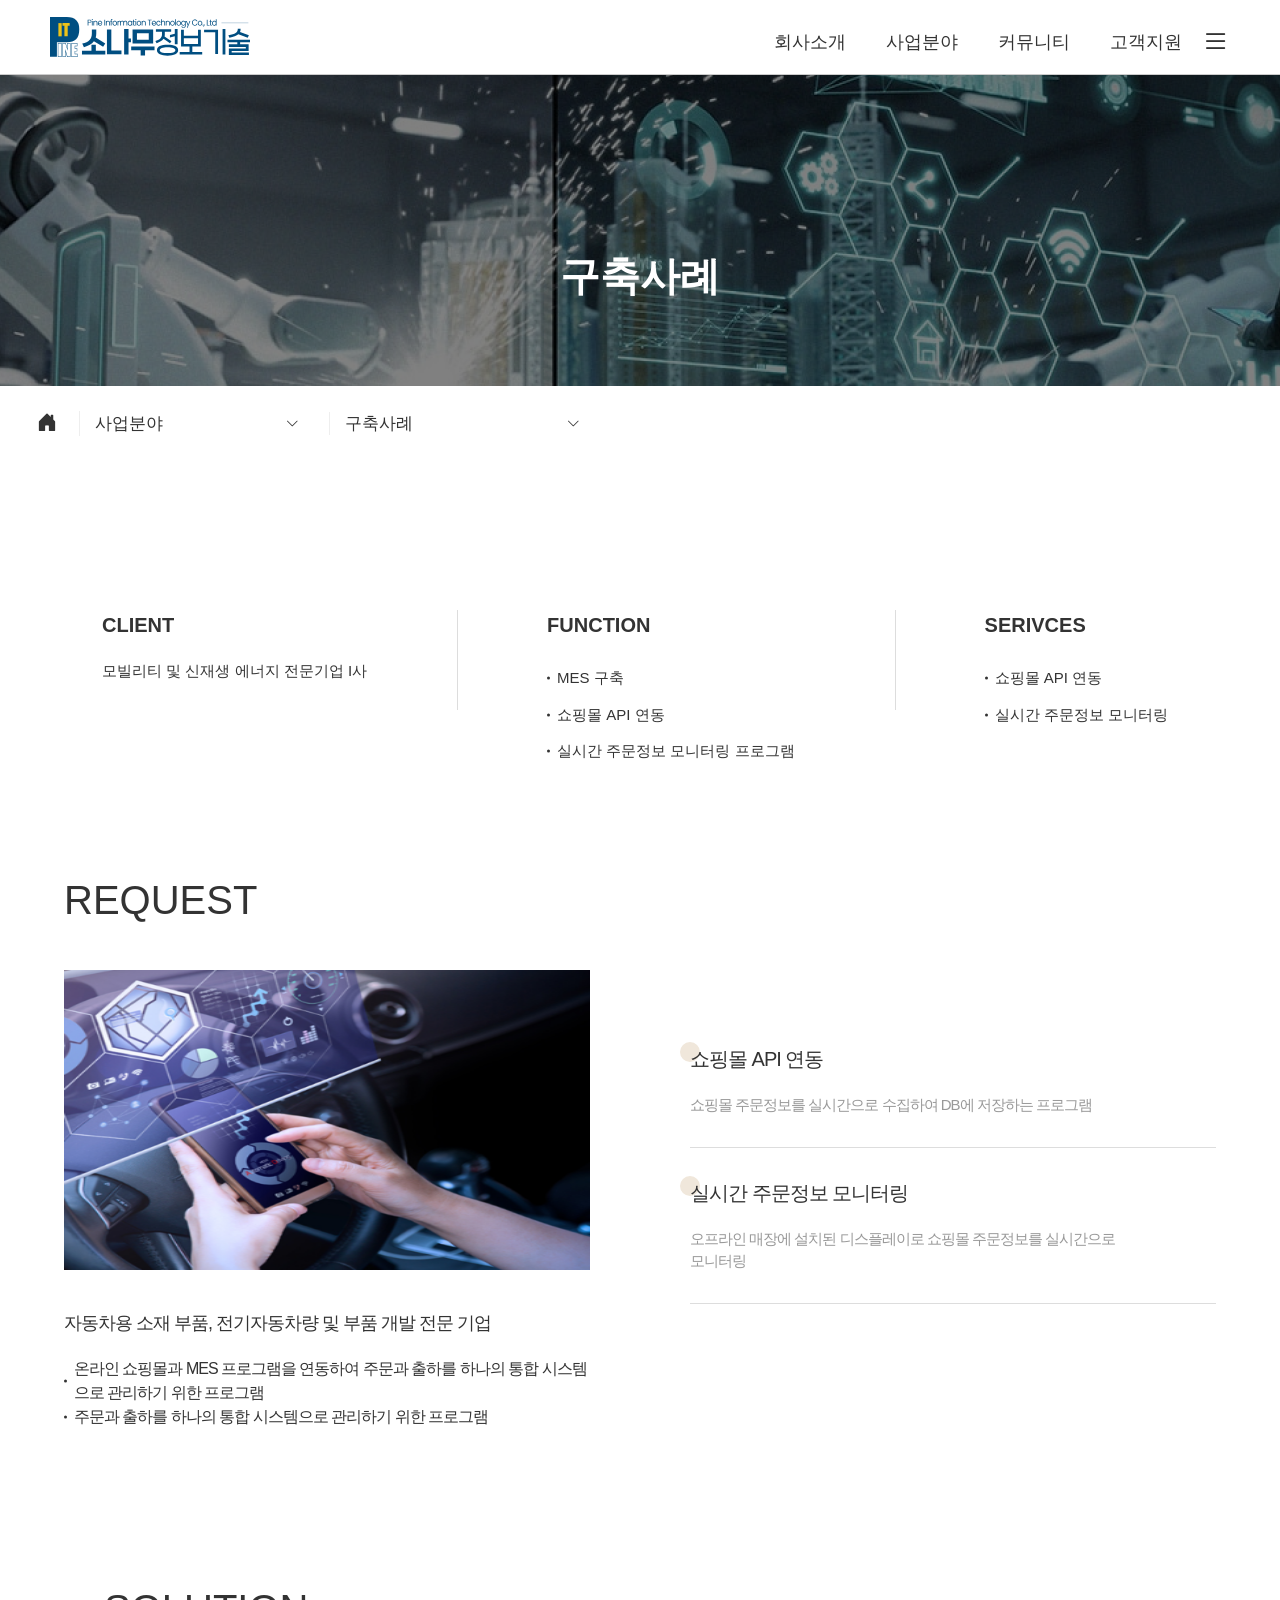
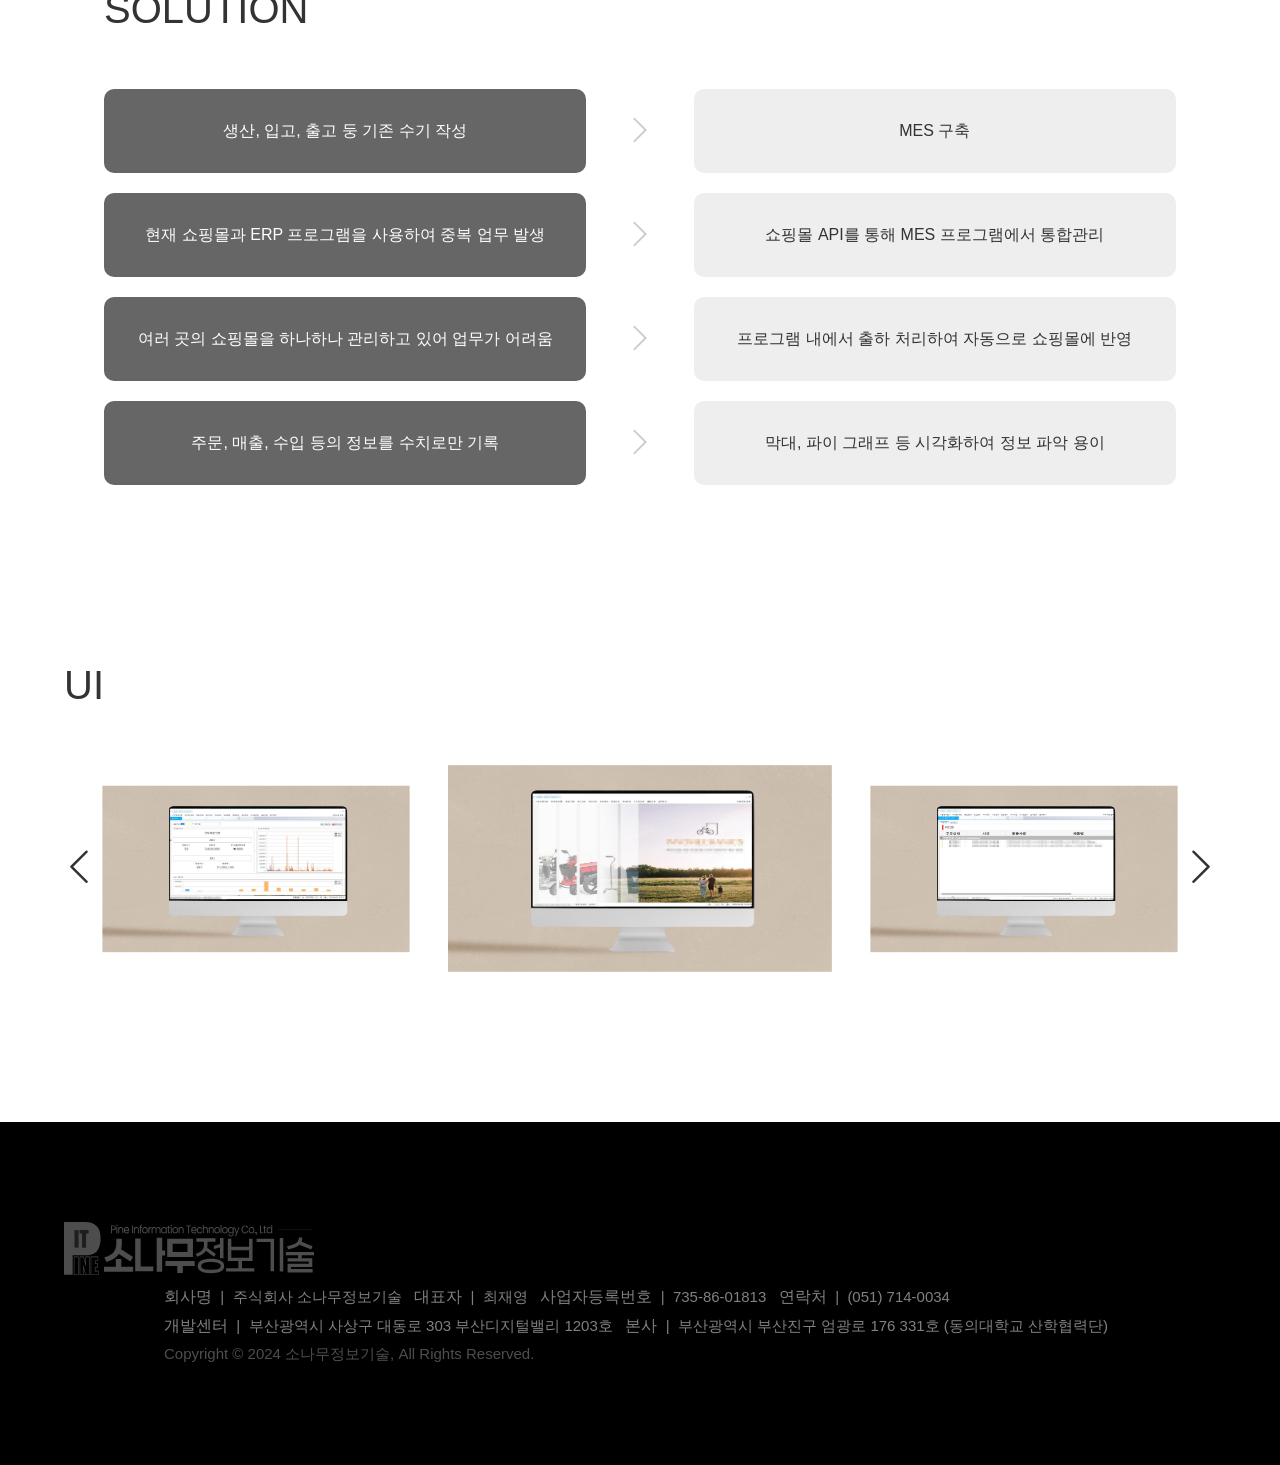
<file: project/team01/sub/case_detail05.html>
<!DOCTYPE html>
<html lang="ko">

<head>
    <meta charset="UTF-8">
    <meta name="viewport" content="width=device-width, initial-scale=1.0">
    <title>소나무정보기술</title>

    <!-- meta tag-->
    <meta name="title" content="소나무정보기술">
    <meta name="description" content="전문가들이 신뢰하는 IT기업 소나무정보기술">
    <meta name="keyword" content="IT, 소나무정보기술">
    <meta name="author" content="소나무정보기술">

    <!--favicon-->
    <link rel="shortcut icon" href="../images/favicon.svg" type="image/x-icon">

    <!--font-->
    <link rel="preconnect" href="https://fonts.googleapis.com">
    <link rel="preconnect" href="https://fonts.gstatic.com" crossorigin>
    <link href="https://fonts.googleapis.com/css2?family=Viga&display=swap" rel="stylesheet">
    <link rel="preconnect" href="https://fonts.googleapis.com">
    <link rel="preconnect" href="https://fonts.gstatic.com" crossorigin>
    <link href="https://fonts.googleapis.com/css2?family=Viga&display=swap" rel="stylesheet">
    <link rel="stylesheet" href="../css/font.css">

    <!--web icon-->
    <link rel="stylesheet" href="https://cdn.jsdelivr.net/npm/bootstrap-icons@1.11.3/font/bootstrap-icons.min.css">

    <!--css-->
    <link rel="stylesheet" href="../css/reset.css">
    <link rel="stylesheet" href="../css/swiper-bundle.min.css">
    <link href="https://unpkg.com/aos@2.3.1/dist/aos.css" rel="stylesheet">
    <link rel="stylesheet" href="../css/common.css">
    <link rel="stylesheet" href="../css/report.css">
    <link rel="stylesheet" href="../css/story.css">
    <link rel="stylesheet" href="../css/case_detail.css">
    <!--js-->
    <script src="../js/swiper-bundle.min.js"></script>
    <script src="../js/jquery-3.7.1.min.js"></script>
    <script src="https://unpkg.com/aos@2.3.1/dist/aos.js"></script>
    <script src="../js/common.js"></script>
    <script src="../js/story.js"></script>
    <script src="../js/case_detail.js"></script>
</head>

<body>
    <div id="wrap">
        <!-- 사이트맵+모바일 영역 시작 -->
        <!-- 사이트맵 시작 -->
        <div class="all_wrap">
            <ul class="all_gnb">
                <li>
                    <a href="sub/story.html">회사소개</a>
                    <ul class="all_depth2">
                        <li><a href="../sub/story.html">연혁</a></li>
                        <li><a href="../sub/license.html">인증 및 자격</a></li>
                        <li><a href="../sub/PRESS.html">보도자료</a></li>
                        <li><a href="../sub/map.html">오시는 길</a></li>
                    </ul>
                </li>
                <li><a href="sub/solution.html">사업분야</a>
                    <ul class="all_depth2">
                        <li><a href="../sub/solution.html">솔루션 개발</a></li>
                        <li><a href="../sub/app.html">WEB&middot;APP</a></li>
                        <li><a href="../sub/case.html">구축사례</a></li>
                    </ul>
                </li>
                <li><a href="sub/notice.html">커뮤니티</a>
                    <ul class="all_depth2">
                        <li><a href="../sub/notice.html">공지사항</a></li>
                        <li><a href="../sub/report.html">소식</a></li>
                    </ul>
                </li>
                <li><a href="sub/login.html">고객지원</a>
                    <ul class="all_depth2">
                        <li><a href="../sub/login.html">고객센터</a></li>
                        <li><a href="../sub/data.html">자료실</a></li>
                    </ul>
                </li>
            </ul>
            <div class="all_close">
                <i class="bi bi-x-lg" aria-label="사이트맵 닫기"></i>
            </div>
        </div><!-- all_wrap -->
        <!-- 사이트맵 종료 -->
        <!-- 모바일 gnb 시작 -->
        <div class="mgnb_wrap">
            <ul class="m_gnb">
                <li><a href="#">회사소개</a>
                    <ul class="m_depth2">
                        <li><a href="../sub/story.html">연혁</a></li>
                        <li><a href="../sub/license.html">인증 및 자격</a></li>
                        <li><a href="../sub/press.html">보도자료</a></li>
                        <li><a href="../sub/map.html">오시는 길</a></li>
                    </ul>
                </li>
                <li><a href="#">사업분야</a>
                    <ul class="m_depth2">
                        <li><a href="../sub/solution.html">솔루션 개발</a></li>
                        <li><a href="../sub/app.html">WEB&middot;APP</a></li>
                        <li><a href="../sub/case.html">구축사례</a></li>
                    </ul>
                </li>
                <li><a href="#">커뮤니티</a>
                    <ul class="m_depth2">
                        <li><a href="../sub/notice.html">공지사항</a></li>
                        <li><a href="../sub/report.html">소식</a></li>
                    </ul>
                </li>
                <li><a href="#">고객지원</a>
                    <ul class="m_depth2">
                        <li><a href="../sub/login.html">고객센터</a></li>
                        <li><a href="../sub/data.html">자료실</a></li>
                    </ul>
                </li>
            </ul><!-- m_gnb -->
            <div class="mgnb_close">
                <i class="bi bi-x-lg" aria-label="사이트맵 닫기"></i>
            </div>
        </div><!-- mgnb_wrap -->
        <!-- 모바일 gnb 종료 -->
        <!-- 사이트맵+모바일 영역 종료 -->

        <header id="header">
            <div class="hd_left">
                <h1><a href="../index.html"><img src="../images/common/logo_header.svg" alt="메인으로 돌아가기"></a></h1>
            </div>
            <div class="hd_right">
                <nav>
                    <ul class="gnb">
                        <li><a href="../sub/story.html">회사소개</a>
                            <ul class="depth2">
                                <li><a href="../sub/story.html">연혁</a></li>
                                <li><a href="../sub/license.html">인증 및 자격</a></li>
                                <li><a href="../sub/press.html">보도자료</a></li>
                                <li><a href="../sub/map.html">오시는 길</a></li>
                            </ul>
                        </li>
                        <li><a href="../sub/solution.html">사업분야</a>
                            <ul class="depth2">
                                <li><a href="../sub/solution.html">솔루션 개발</a></li>
                                <li><a href="../sub/app.html">WEB&middot;APP</a></li>
                                <li><a href="../sub/case.html">구축사례</a></li>
                            </ul>
                        </li>
                        <li><a href="../sub/notice.html">커뮤니티</a>
                            <ul class="depth2">
                                <li><a href="../sub/notice.html">공지사항</a></li>
                                <li><a href="../sub/report.html">소식</a></li>
                            </ul>
                        </li>
                        <li><a href="../sub/login.html">고객지원</a>
                            <ul class="depth2">
                                <li><a href="../sub/login.html">고객센터</a></li>
                                <li><a href="../sub/data.html">자료실</a></li>
                            </ul>
                        </li>
                    </ul>
                </nav>
                <div class="gnb_bg"></div>
                <ul>
                    <li class="btn_sitemap"><i class="bi bi-list"></i></li>
                </ul>
            </div>

        </header>

        <!-- container 서브페이지 상단 공통영역 시작 -->
        <div id="container">
            <div class="sub_visual">
                <!-- 각자 서브페이지에 맞는 이미지 삽입, h2 수정필수 -->
                <div class="sv_bg">
                    <img src="../images/sub/field/field_mv.png" alt="">
                </div>
                <h2>구축사례</h2>
            </div> <!-- sv -->

            <nav class="bread_wrap">
                <div class="bread_btn">
                    <div class="btn1">
                        <button><a href="../index.html"><i class="bi bi-house-door-fill"></i></a></button>
                    </div>

                    <!-- 각자 맡은 서브페이지 위치에 맞게 텍스트 수정필수 -->
                    <div class="btn2">
                        <button>사업분야</button>
                        <button class="down1"><i class="bi bi-chevron-down"></i></button>
                        <ul class="bread_gnb1">
                            <li><a href="../sub/story.html">회사소개</a></li>
                            <li><a href="../sub/solution.html">사업분야</a></li>
                            <li><a href="../sub/report.html">커뮤니티</a></li>
                            <li><a href="../sub/data.html">고객지원</a></li>
                        </ul>
                    </div>

                    <div class="btn3">
                        <button>구축사례</button>
                        <button class="down2"><i class="bi bi-chevron-down"></i></button>

                        <ul class="bread_gnb2">
                            <li><a href="../sub/solution.html">솔루션 개발</a></li>
                            <li><a href="../sub/app.html">WEB&middot;APP</a></li>
                            <li><a href="../sub/case.html">구축사례</a></li>
                        </ul>
                    </div>

                </div><!-- bread_btn -->
            </nav>
        </div><!-- container 서브페이지 상단 공통영역 끝 -->

        <main id="case_detail">
            <!-- 맨앞 시작 -->
            <div class="txt">
                <div class="txt_box" data-aos="fade-up" data-aos-duration="1000" data-aos-once="true">
                    <h3>CLIENT</h3>
                    <p>모빌리티 및 신재생 에너지 전문기업 I사</p>
                </div>
                <div class="txt_box" data-aos="fade-up" data-aos-delay="100" data-aos-duration="1000"
                    data-aos-once="true">
                    <h3>FUNCTION</h3>
                    <ul>
                        <li>MES 구축</li>
                        <li>쇼핑몰 API 연동</li>
                        <li>실시간 주문정보 모니터링 프로그램</li>


                    </ul>
                </div>
                <div class="txt_box" data-aos="fade-up" data-aos-delay="200" data-aos-duration="1000"
                    data-aos-once="true">
                    <h3>SERIVCES</h3>
                    <ul>
                        <li>쇼핑몰 API 연동</li>
                        <li>실시간 주문정보 모니터링</li>

                    </ul>
                </div>
            </div>
            <!-- 맨앞 끝 -->

            <!-- request -->
            <section id="request">
                <div class="inner">
                    <div class="request_left" data-aos="fade-right" data-aos-duration="1000" data-aos-once="true">
                        <h2>REQUEST</h2>
                        <div class="request_img"> <img src="../images/sub/field/solution07.png" alt="구축사례 이미지1"></div>
                        <dl>
                            <dt>
                                자동차용 소재 부품, 전기자동차량 및 부품 개발 전문 기업</dt>
                            <dd>온라인 쇼핑몰과 MES 프로그램을 연동하여 주문과 출하를 하나의 통합 시스템으로 관리하기 위한 프로그램</dd>
                            <dd>주문과 출하를 하나의 통합 시스템으로 관리하기 위한 프로그램</dd>
                        </dl>
                    </div>

                    <ul data-aos="fade-up" data-aos-delay="100" data-aos-duration="1000" data-aos-once="true">
                        <li>
                            <dl>
                                <dt>쇼핑몰 API 연동</dt>

                                <dd>쇼핑몰 주문정보를 실시간으로 수집하여 DB에 저장하는 프로그램</dd>
                            </dl>
                        </li>
                        <li>
                            <dl>
                                <dt> 실시간 주문정보 모니터링</dt>

                                <dd>오프라인 매장에 설치된 디스플레이로 쇼핑몰 주문정보를 실시간으로 모니터링</dd>
                            </dl>
                        </li>

                    </ul>
                </div>
            </section>
            <!-- request -->


            <!-- solution -->
            <section id="solution">
                <div class="inner">
                    <h2 data-aos="fade-up" data-aos-duration="1000" data-aos-once="true">solution</h2>
                    <ul data-aos="fade-up" data-aos-delay="100" data-aos-duration="1000" data-aos-once="true">
                        <li>생산, 입고, 출고 둥 기존 수기 작성 </li>
                        <li><i class="bi bi-chevron-right" aria-label="오른쪽"></i></li>
                        <li> MES 구축</li>
                    </ul>
                    <ul data-aos="fade-up" data-aos-delay="200" data-aos-duration="1000" data-aos-once="true">
                        <li>현재 쇼핑몰과 ERP 프로그램을 사용하여 중복 업무 발생</li>
                        <li><i class="bi bi-chevron-right" aria-label="오른쪽"></i></li>
                        <li>쇼핑몰 API를 통해 MES 프로그램에서 통합관리</li>
                    </ul>
                    <ul data-aos="fade-up" data-aos-delay="300" data-aos-duration="1000" data-aos-once="true">
                        <li>여러 곳의 쇼핑몰을 하나하나 관리하고 있어 업무가 어려움 </li>
                        <li><i class="bi bi-chevron-right" aria-label="오른쪽"></i></li>
                        <li>프로그램 내에서 출하 처리하여 자동으로 쇼핑몰에 반영</li>
                    </ul>
                    <ul data-aos="fade-up" data-aos-delay="400" data-aos-duration="1000" data-aos-once="true">
                        <li> 주문, 매출, 수입 등의 정보를 수치로만 기록</li>
                        <li><i class="bi bi-chevron-right" aria-label="오른쪽"></i></li>
                        <li>막대, 파이 그래프 등 시각화하여 정보 파악 용이</li>
                    </ul>
                </div>
            </section>
            <!-- solution -->


            <!-- ui -->
            <section id="ui" data-aos="fade-up" data-aos-duration="1000" data-aos-once="true">
                <div class="inner">
                    <h2>UI</h2>
                    <div class="swiper mockup" data-aos="fade-up" data-aos-duration="1000" data-aos-once="true"
                        data-aos-delay="100">
                        <ul class="swiper-wrapper">
                            <li class="swiper-slide"><img src="../images/sub/case_detail/5 (1).jpg" alt="목업 ui 화면">
                            </li>
                            <li class="swiper-slide"><img src="../images/sub/case_detail/5 (2).jpg" alt="목업 ui 화면">
                            </li>
                            <li class="swiper-slide"><img src="../images/sub/case_detail/5 (3).jpg" alt="목업 ui 화면">
                            </li>
                            <li class="swiper-slide"><img src="../images/sub/case_detail/5 (4).jpg" alt="목업 ui 화면">
                            </li>
                            <li class="swiper-slide"><img src="../images/sub/case_detail/5 (5).jpg" alt="목업 ui 화면">
                            </li>
                        </ul>
                        <div class="swiper-button-prev">
                            <i class="bi bi-chevron-left"></i>
                        </div>
                        <div class="swiper-button-next">
                            <i class="bi bi-chevron-right"></i>
                        </div>
                    </div>

                </div>
            </section>
            <!-- ui -->

        </main><!-- case_detail -->

        <footer id="footer">
            <div class="inner">
                <div class="footer_logo">
                    <h2><a href="#"><img src="../images/main/logo_g.svg" alt="소나무정보기술 하단 로고 이미지"></a></h2>
                </div>

                <div class="footer_bottom">
                    <div class="footer_address">
                        <address><span>회사명</span>&nbsp;&nbsp;|&nbsp;&nbsp;주식회사 소나무정보기술&nbsp;&nbsp;
                            <span>대표자</span>&nbsp;&nbsp;|&nbsp;&nbsp;최재영&nbsp;&nbsp;
                            <span>사업자등록번호</span>&nbsp;&nbsp;|&nbsp;&nbsp;735-86-01813&nbsp;&nbsp;
                            <span>연락처</span>&nbsp;&nbsp;|&nbsp;&nbsp;(051) 714-0034
                        </address>
                    </div><!-- footer_address01 -->
                    <div class="footer_address">
                        <address> <span>개발센터</span>&nbsp;&nbsp;|&nbsp;&nbsp;부산광역시 사상구 대동로 303 부산디지털밸리 1203호&nbsp;&nbsp;
                            <span> 본사</span>&nbsp;&nbsp;|&nbsp;&nbsp;부산광역시 부산진구
                            엄광로 176 331호 (동의대학교 산학협력단)
                        </address>
                    </div><!-- footer_address02 -->
                    <div class="copy">Copyright &copy; 2024 소나무정보기술, All Rights Reserved.</div>
                </div><!-- footer_bottom -->
            </div><!-- inner -->
        </footer>
    </div> <!-- wrap -->

    <script src="https://unpkg.com/aos@next/dist/aos.js"></script>
    <script>
        AOS.init();
    </script>
</body>

</html>
</file>
<file: project/project01/css/main.css>
@charset "utf-8";
body{font-family:"Jua", sans-serif;background-color: rgba(101, 56, 25, 0.05); overflow-x: hidden; font-weight: normal; font-size: 100%; line-height: 1.5;}
h2{color: #FF671F; -webkit-text-stroke: #653819 5px; font-size: 100px; font-family: "Lilita One", sans-serif; text-align: center; font-weight: 400;}
h3{font-size: 32px; color: #FF671F; text-align: center; font-weight: 400;}

#header{ max-width: 1920px; margin: 0 auto; position: relative;height: 455px;}
.header_img > img{margin-top: 10px;}
#header .header_txt{position: absolute; top: 120px; left: 250px;}
.header_inner{ display: flex; justify-content:space-between; align-items: center;}
.header_inner .login a{color: #f5f5f5; display: block; background-color: #653819 ; margin: 5px 0; text-align: center; width: 125px; border-radius: 45px; padding: 3px; font-size: 25px;}
#header .gnb{display: flex; justify-content: space-between; width: 1400px;margin: 50px 0;}
#header .gnb a{display: block; width: 240px; text-align: center; border: dashed 5px #FF671F; padding: 20px 0; border-radius: 45px; background-color: #f5f5f5; color: #FF671F; font-size: 25px;}
#header .gnb > li:nth-child(2) a{ color: #DA1884; border: dashed 5px #DA1884;}
#header .gnb > li:nth-child(4) a{ color: #DA1884; border: dashed 5px #DA1884;}
#header .gnb a:hover{background-color: #FF671F; color: #f5f5f5; border: dashed 5px #f5f5f5;}
#header .gnb > li:nth-child(2) a:hover{ color:#f5f5f5; border: dashed 5px #f5f5f5; background-color: #DA1884;}
#header .gnb > li:nth-child(4) a:hover{ color:#f5f5f5; border: dashed 5px #f5f5f5; background-color: #DA1884;}
#header .gnb li{position: relative;}
.gnb li .depth2{z-index: 10; position: absolute; top: 100%;left: 0;opacity: 0; height: 0; transition:0.4s ease-in-out;}
.gnb li:hover .depth2 { display: block; opacity: 1; height: auto;}


#main{ width: 1920px; margin: 0 auto;}
#new{ background: url(../img/new_bg.png) no-repeat center; height: 1375px;}
#new h2{padding-top: 200px; padding-bottom: 80px;}
#new iframe{transform: translateX(18%); border-radius: 130px; margin-bottom: 180px;}

#best{background: url(../img/menu_bg.png) no-repeat left;height: 1670px;margin-top: 80px;}
#best h2{padding: 200px 0 150px;}
#best .tab{display: flex; gap: 90px; justify-content: center; margin-bottom: 100px;}
#best .tab .tablinks {font-family: "Jua", sans-serif;background-color: #f5f5f5;border-radius: 45px;color: #FF671F;font-size: 32px; border: dashed 5px #653819;outline: none; cursor: pointer; padding: 10px 20px; width: 200px; text-align: center; padding: 15px 0; }

#best .tab button:hover{ background-color: #653819; border: dashed 5px #f5f5f5;}
#best>div p{color: #653819;font-size: 20px; text-align: center;}
#best .tabcontent{display: none;}
#best .tab_content{display: flex; width: 1400px; padding: 100px 110px; margin: 0 auto; gap: 105px; background-color: #f5f5f5; border: #653819 5px dashed; border-radius: 200px; } 
#best h3{margin: 25px 0;}

#event {padding: 500px 0 250px;}
#event ul{display: flex; flex-wrap: wrap; width: 1400px; height: 1000px; margin: 0 auto;}
#event ul li{width:calc(1400px / 3) ; position: relative; }
#event ul li:first-child{border-top-left-radius: 200px;background-color: #FF671F;}
#event ul li img{width: 100%; height: 100%;  transform-origin: center bottom;}
#event ul li:hover img{transform: scale(1.3);transition: transform 0.4s ease; position: absolute; z-index: 10000;}
#event ul li > h2{color: #f5f5f5; position: absolute; bottom: 60px; right: 60px;} 

#store{padding: 250px 0; background: url(../img/store_bg.png) no-repeat right center; width: 1400px; margin: 0 auto; height:1600px ;}
#store h2{margin-bottom: 200px;}
#store .search{padding: 20px 30px; width: 700px;border-radius: 45px; border: solid 5px #653819; position: relative;}
#store input{font-size: 24px; background-color: #f5f5f5;font-family: "Jua", sans-serif;width: 550px; color: rgba(101, 56, 25, 0.5);}
::placeholder{color: rgba(101, 56, 25, 0.5);}
#store button{border: none; position: absolute; right: 30px; bottom: 10px; cursor: pointer;}
#store>p{ margin: 35px; color: rgba(101, 56, 25, 0.5); font-size: 20px;}

#sns{ height: 1300px;  padding-top: 200px;  position: relative;}
#sns .ani{display: flex; justify-content: space-between; align-items: flex-end; position: absolute; bottom: 220px; z-index: 0;width: 1920px; overflow: hidden; }
#sns .icon{display: flex; justify-content: space-between;width: 800px;  position: absolute; right: 550px; z-index: 100;}
#sns .icon li{padding: 20px;margin-top:120px ;}
#slide{width: 1920px; overflow: hidden; position: absolute;bottom: 0;}
#slide .img{display: flex; animation: slideToLeft 10s linear infinite alternate;}

#footer{width:1920px; margin: 0 auto; background-color: #653819 ; display: flex; justify-content: space-between; color: rgba(245, 245, 245, 0.8); padding: 150px 260px;}   
#footer .footer_left{ text-align: left; line-height: 2.5; font-size: 24px;}
#footer .footer_left .f_logo{margin-bottom: 55px;}
#footer .footer_right a{display: block; text-align: right; color:rgba(245, 245, 245, 0.8); line-height: 2.6; font-size: 24px;}
</file>
<file: project/project01/css/animation.css>
@charset "utf-8";

@keyframes rotateLeft {
    0% { transform: rotate(0deg); } /* 시작 각도 */
    50% { transform: rotate(-20deg); } /* 회전하는 중간 지점 */
    100% { transform: rotate(0deg); } /* 끝 각도 */
}

@keyframes rotateRight {
    0% { transform: rotate(0deg); } /* 시작 각도 */
    50% { transform: rotate(15deg); } /* 회전하는 중간 지점 */
    100% { transform: rotate(0deg); } /* 끝 각도 */
}

/* 이미지에 애니메이션 적용 */
.left_img img {
    /* 왼쪽 이미지에 애니메이션 적용 */
    animation:rotateLeft 2s ease-in-out infinite; /* 2초 동안 반복되는 애니메이션 */
}

.right_img img {
    /* 오른쪽 이미지에 애니메이션 적용 */
    animation: rotateRight 2s ease-in-out infinite; /* 2초 동안 반복되는 애니메이션 */
}

@keyframes slideToLeft {
    0% { transform: translateX(0); } /* 시작 위치 */
    100% { transform: translateX(-100%); } /* 왼쪽으로 이동 */
}
</file>
<file: project/team01/css/font.css>
@charset "utf-8";

@font-face {
    font-family: 'Pretendard-Regular';
    src: url('https://fastly.jsdelivr.net/gh/Project-Noonnu/noonfonts_2107@1.1/Pretendard-Regular.woff') format('woff');
    font-weight: 100;
    font-style: normal;
}

@font-face {
    font-family: 'Pretendard-Regular';
    src: url('https://fastly.jsdelivr.net/gh/Project-Noonnu/noonfonts_2107@1.1/Pretendard-Regular.woff') format('woff');
    font-weight: 200;
    font-style: normal;
}

@font-face {
    font-family: 'Pretendard-Regular';
    src: url('https://fastly.jsdelivr.net/gh/Project-Noonnu/noonfonts_2107@1.1/Pretendard-Regular.woff') format('woff');
    font-weight: 300;
    font-style: normal;
}

@font-face {
    font-family: 'Pretendard-Regular';
    src: url('https://fastly.jsdelivr.net/gh/Project-Noonnu/noonfonts_2107@1.1/Pretendard-Regular.woff') format('woff');
    font-weight: 400;
    font-style: normal;
}

@font-face {
    font-family: 'Pretendard-Regular';
    src: url('https://fastly.jsdelivr.net/gh/Project-Noonnu/noonfonts_2107@1.1/Pretendard-Regular.woff') format('woff');
    font-weight: 500;
    font-style: normal;
}

@font-face {
    font-family: 'Pretendard-Regular';
    src: url('https://fastly.jsdelivr.net/gh/Project-Noonnu/noonfonts_2107@1.1/Pretendard-Regular.woff') format('woff');
    font-weight: 600;
    font-style: normal;
}

@font-face {
    font-family: 'Pretendard-Regular';
    src: url('https://fastly.jsdelivr.net/gh/Project-Noonnu/noonfonts_2107@1.1/Pretendard-Regular.woff') format('woff');
    font-weight: 700;
    font-style: normal;
}

@font-face {
    font-family: 'Pretendard-Regular';
    src: url('https://fastly.jsdelivr.net/gh/Project-Noonnu/noonfonts_2107@1.1/Pretendard-Regular.woff') format('woff');
    font-weight: 800;
    font-style: normal;
}

@font-face {
    font-family: 'Pretendard-Regular';
    src: url('https://fastly.jsdelivr.net/gh/Project-Noonnu/noonfonts_2107@1.1/Pretendard-Regular.woff') format('woff');
    font-weight: 900;
    font-style: normal;
}
</file>
<file: project/team01/css/common.css>
@charset "utf-8";

body{color: #333; font-size: 1.6rem; line-height: 1.5; font-family:'pretendard',sans-serif; overflow-x: hidden;}
.inner{max-width: 1700px; margin: 0 auto; padding: 0 5%;}


/* 사이트맵+모바일 영역 시작 */
/* all_wrap */
.all_wrap { padding: 300px 20%; position: fixed; right: 0; top: 0; width: 100%; height: 100%; background: rgba(0,0,0,0.7); backdrop-filter: blur(20px); text-align: center; z-index: 150;}

.all_wrap .all_gnb { height: 50vh; display: flex; gap: 30px; justify-content: center; }
.all_wrap .all_gnb > li { padding: 10px 30px; width: calc(100% / 4);}
.all_wrap .all_gnb > li > a { position: relative; font-weight: 600; font-size: 3rem; text-transform: uppercase; color: #fff;}

.all_wrap .all_gnb > li > a::after { content: ""; width: 8px; height: 8px; background: #C8D3F8; border-radius: 50%; position: absolute; top:-40px; left: -5px; transition: all 0.5s; opacity: 0;}
.all_wrap .all_gnb > li:hover > a::after { opacity: 1; top: -15px; }

.all_wrap .all_gnb > li .all_depth2 { margin-top: 30px; }
.all_wrap .all_gnb > li .all_depth2 li { padding: 7px 0; }
.all_wrap .all_gnb > li .all_depth2 li a { transition: all 0.3s; font-size: 2rem; color: #ddd; }

.all_wrap .all_close { width: 60px; height: 60px; border: 0; cursor: pointer; font-size: 3rem; color: #fff; position: absolute; right: 2%; top: 2%;}

@media (max-width:1400px) {
    .all_wrap .all_gnb { gap: 10px;}
    .all_wrap .all_gnb > li { padding: 10px; width: calc(100% / 4);}
    .all_wrap .all_gnb > li > a { font-size: 2.2rem; }
    .all_wrap .all_gnb > li .all_depth2 { margin-top: 20px; }
    .all_wrap .all_gnb > li .all_depth2 li { padding: 5px 0; }
    .all_wrap .all_gnb > li .all_depth2 li a { font-size: 1.5rem; } 
}

/* mgnb_wrap */
.mgnb_wrap { z-index: 155; position: fixed; top: 0; right: -100%; width: 100%; height: 100%; background: #0B1E33; color: #fff; display: none;}

.mgnb_wrap .m_gnb { padding: 150px 10%; position: relative; }
.mgnb_wrap .m_gnb > li { padding: 20px 10px; border-top: 1px solid rgb(255,255,255,0.3);}
.mgnb_wrap .m_gnb > li:last-child { border-bottom: 1px solid  rgb(255,255,255,0.3); }
.mgnb_wrap .m_gnb > li > a { font-size: 2rem; color: #fff;}
.mgnb_wrap .m_gnb > li > a:hover {  transition: all 0.5s; }

.mgnb_wrap .m_gnb > li .m_depth2 li { position: relative; padding-top: 10px;}
.mgnb_wrap .m_gnb > li .m_depth2 li:nth-child(1) { padding-top: 20px; }
.mgnb_wrap .m_gnb > li .m_depth2 li a { transition: all 0.3s; padding: 20px; font-size: 1.5rem; color: #fff; font-weight: 200;}

.mgnb_wrap .mgnb_close { width: 50px; height: 50px; border: 0; cursor: pointer; font-size: 2.5rem; color: rgb(255,255,255,0.5); position: absolute; right: 1%; top: 3%;}
/* 사이트맵+모바일 영역 종료 */

/* header */
#header{display: flex; justify-content: space-between; padding:10px 50px 0; align-items: center; height: 75px; position: fixed; top: 0; left: 0; z-index: 120; background: #fff; width: 100%; border-bottom: 1px solid #eee;}
#header h1{padding-bottom: 10px;}
#header h1 img{display:block; width: 100%; height: 100%;}
#header .hd_right{display: flex;  align-items: center;}
#header .hd_right nav .gnb{display: flex; font-size: 1.8rem;}
#header .hd_right nav .gnb >li >a {display: block; padding: 20px; transition: all 0.5s;}
#header .hd_right > ul{font-size: 4.0rem;}
#header .hd_right nav .gnb li .depth2{position: absolute; z-index: 10;  display: flex; gap : 20px; width: 100%; height: 50px; top: 83px; align-items: center; padding: 20px 0;}
#header .hd_right nav .gnb > li .depth2 li a{color: #fff; font-weight: 300; font-size: 1.6rem; padding: 0 5px; display: block;transition: all 0.5s;}
.gnb_bg{width: 100%; height: 60px; background: #0B1E33; position: absolute; top:75px; left: 0; z-index: 9;}


#header .hd_right nav .gnb > li .depth2 li a {position: relative; transition: all 0.5s;}
#header .hd_right nav .gnb > li .depth2 li a::after {opacity: 0; content: ""; width: 5px; height: 5px; background: #C8D3F8; display: block; border-radius: 50%; position: absolute; top:-20px; left: 5%; transition: all 0.5s;}

#header .hd_right nav .gnb > li:hover a {font-weight: 600;}
#header .hd_right nav .gnb > li .depth2 li:hover a::after {opacity: 1; top: -8px;}
#header .hd_right nav .gnb > li .depth2 li:hover a {font-weight: 300;}
#header .btn_sitemap { font-size: 2.8rem; color: #333; cursor: pointer;}

@media (max-width:1200px) {
    .inner {padding: 0 5%; max-width: 100%;}
    #header {padding: 10px 40px 0;}
    #header nav {display: none;}
}
@media (max-width:768px) {
    .inner {padding: 0 5%; max-width: 100%;}
    #header {padding: 10px 20px 0;}
}



/* footer */
#footer {background: #000; padding: 100px 0; }
#footer .inner { display: flex; flex-wrap: wrap;}
#footer .footer_bottom { margin-left: 100px;}
#footer .footer_bottom span { font-weight: 400; font-size: 1.6rem;}
#footer .footer_info { padding-bottom: 5px;}
#footer .footer_info a { font-size: 1.6rem; font-weight: 200; display: block; color: rgba(255,255,255,0.5); font-size: 1.6rem;}
#footer address { color: rgba(255,255,255,0.5); padding-bottom: 5px;} 
#footer .copy { color: #fff; font-size: 1.5rem; opacity: 0.3;}


@media (max-width:1240px) {
    #footer {padding: 50px 0; }
    #footer .inner { justify-content: center; }
    #footer .inner .footer_logo { padding-bottom: 30px;}
    #footer .footer_bottom { margin-left: 0; text-align: center;}
    #footer .footer_bottom a{font-size: 1.3rem;}
    #footer .footer_bottom span{font-size: 1.3rem;}
    #footer address{font-size: 1.3rem;}
}
  
@media (max-width:768px) {
    #footer .footer_info a { display: block; color: rgba(255,255,255,0.5); font-size: 1.3rem;}
    #footer .inner .footer_logo{transform: scale(0.8, 0.8);}
    #footer .copy { color: #fff; font-size: 1.1rem; opacity: 0.3;}
    #footer address { font-size: 1.2rem;}
}

.download i {display: inline-block; font-weight: 900;font-size: 3rem; color: #fff;
    cursor: pointer; position: fixed; right: 3%; bottom: 15%; z-index:3 ; background: #0B1E33; border-radius: 50%; padding: 3px 10px; }

/* gotop */
.gotop i {display: inline-block; font-weight: 900;font-size: 4.5rem; text-transform: uppercase; color: #0B1E33;
    cursor: pointer; position: fixed; right: 3.2%; bottom: 5%; z-index:3 ;}



/* 다운로드 창 팝업 */
.popup_bg {z-index: 199; background: #000; opacity: 0.8; width: 100%; height: 100%; position: fixed; left: 0; top: 0;}
.down_popup { position: fixed; z-index: 200; width: 500px; height: 350px; background: #fff; padding: 50px 0 0; left: 50%; top: 50%; transform: translate(-50%,-50%);}

.down_popup dl { text-align: center;}
.down_popup dl dt { font-size: 6rem; color: #333;}
.down_popup dl dd { font-size: 2rem; font-weight: 500;}
.down_popup dl dd b { color: #ccc; font-size: 1.6rem; font-weight: 300; }


.down_btn { display: flex; justify-content: center; gap: 10px;}
.down_btn1 { display: inline-block; background: #eee; font-weight: 400; padding: 10px 70px; border: none; border: none; margin-top: 50px;  font-family: 'pretendard'; transition: all 0.2s;}
.down_btn2 { display: inline-block; background: #eee; font-weight: 400; padding: 10px 70px; border: none; border: none; margin-top: 50px;  font-family: 'pretendard'; transition: all 0.2s;}
.down_btn2 a { color: #333;}
.down_btn1:hover {background: #0B1E33; color: #fff;}
.down_btn2:hover { background: #0B1E33;}
.down_btn2:hover a { color: #fff;}
</file>
<file: project/team01/css/app.css>
@charset "utf-8";

body { font-size: 1.5rem; color: #333; line-height: 1.5; font-family:'pretendard',sans-serif; overflow-x: hidden;}
::selection {color: #fff;background: #000}
:root {
    --mainFont: 'pretendard', sans-serif;
    --mainColor: #0B1E33;
}


.app .inner { width: 1700px; padding: 0 5%;}


/* 서브페이지 상단 사이트맵 공통 부분 시작 */
/* 서브 mv 영역 */
#container { position: relative;}
#container .sub_visual {height: 460px; width: 100%;  position: relative; backdrop-filter: brightness(30%); }
#container .sub_visual .sv_bg { filter: brightness(50%); height: 100%;}
#container .sub_visual img { object-fit: cover; width: 100%; height: 100%; display: block;}
#container .sub_visual h2 { color: #fff; font-size: 5rem; text-align: center; position: absolute; left: 50%; top: 60%; transform: translate(-50%,-50%);}

/* sub btn 영역 */
.bread_wrap {  position: absolute; left: 50%; bottom: 0; transform: translateX(-50%); width: 1300px; height: 74px; background: #fff;z-index: 99; }
.bread_btn { display: flex;  padding-top: 25px; text-align: center; align-items: center; position: relative;}
.bread_btn > div { border-right: 1px solid #eee; padding-left: 15px;}
.bread_btn > div:last-child { border: none;}
.bread_btn button i { font-size: 2rem;}
.bread_btn button { display: inline-block;  font-size: 1.7rem; color: #333; background: #fff; cursor: pointer; border: none;  font-family:var(--mainFont);}
.bread_btn .btn1 { width: 80px; }
.bread_btn .btn2 { cursor: pointer; display: flex; justify-content: space-between; width: 250px; padding-right: 30px; position: relative; z-index: 99; }
.bread_btn .btn2 i { font-size: 1.3rem;}
.bread_btn .btn3 { cursor: pointer; display: flex; justify-content: space-between; width: 250px; position: relative;}
.bread_btn .btn3 i { font-size: 1.3rem;  }
.bread_btn i.active::before {transform: rotate(180deg);}

/* sub gnb 영역 */
.bread_gnb1 { position: absolute; left: 0; top: 45px; width: 100%; border: 1px solid #eee; padding: 10px 15px; background: #fff; }
.bread_gnb1 > li > a { display: block; background: #fff;  text-align: left; padding: 5px 0; transition: all 0.3s; color: #888888; font-size: 1.5rem;}
.bread_gnb1 > li > a:hover { color: var(--mainColor); font-weight: 600;}

.bread_gnb2 {z-index: 5; position: absolute; left: 0; top: 45px; width: 100%; border: 1px solid #eee; padding: 10px 15px; background: #fff;}
.bread_gnb2 > li > a { display: block; background: #fff;  text-align: left; padding: 5px 0; transition: all 0.3s; color: #888888; font-size: 1.5rem;}
.bread_gnb2 > li > a:hover { color: var(--mainColor); font-weight: 600;}

@media (max-width:1400px) {
    .bread_wrap { width: 100%;}
    #container .sub_visual h2 { font-size: 4rem;}
}

@media (max-width:1030px) {
    .bread_btn {padding-top: 20px;}
    .bread_wrap { height: 60px;}
    .bread_btn .btn1 { display: none;}  
    .bread_btn .btn2 { width: calc(100%/2);}
    .bread_btn .btn3 { width: calc(100%/2); padding-right: 20px;}
    .bread_gnb1 { top: 35px; font-size: 1.5rem;}
    .bread_gnb2 { top: 35px; font-size: 1.5rem;}
    .bread_btn button { font-size: 1.5rem;}
}
/* 서브페이지 상단 사이트맵 공통 부분 종료 */


/* app content 시작 */
#content { padding: 150px 0;}
#content .a_txt { text-align: center; position: relative; height: 300px;}
#content .a_txt h2 { font-size: 5rem; font-weight: 600;}
#content .a_txt p {width: 1000px; font-size: 2rem; padding: 10px 0px; margin: 0 auto;}
#content .a_txt p::before { display: block; content: ""; width: 1px; height: 80px; background: #ccc; position: absolute; left: 50%; bottom: 20px; transform: translateX(-50%);}

#content .a_img { text-align: center; padding: 50px 0;}
#content .a_img img { width: 100%; height: 100%; display: block;}


@media (max-width:1600px) {
    #content { padding: 150px 5%;}
}

@media (max-width:1200px) {
    #content .a_txt p { width: 800px; }
}

@media (max-width:768px) {
    #content .a_txt h2 { font-size: 3rem;}
    #content .a_txt p { width: 350px; font-size: 1.5rem;}
    #content .a_img { padding: 20px;}
    #content .a_txt {height: 250px;}
    #content .a_txt p::before { bottom: 0;}
}

#content .app_intro { 
align-items: flex-start; flex-wrap: wrap;}
#content .a_description { width: 100%;}
#content .app_intro h3 { font-size: 4rem; font-weight: 600; line-height: 1.2;}
#content .app_intro p { font-size: 2rem; padding-top: 10px;}

#content .box { display: flex; padding-top: 30px; gap: 10px; flex-wrap: wrap;}
#content .box li { border: 1px solid #004E81; color: #004E81; padding: 3px 30px; font-size: 1.5rem; font-weight: 300;}

@media (max-width:1600px) {
    #content .app_intro { gap: 20px;}
}

@media (max-width:1200px) {
    #content {padding: 100px 0;}
    #content .a_description { margin: 0 auto;}
    #content .app_intro { gap: 10px; }
    #content .app_intro h3 { line-height: 1.8;}
    #content .app_intro p { font-size: 1.6rem; padding-top: 10px; width: 800px;}
}
@media (max-width:768px) {
    #content .app_intro { text-align: center; gap: 0;}
    #content .app_intro h3 { font-size: 2.5rem; width: 100%;}
    #content .app_intro p { width: 100%; font-size: 1.5rem;}
    #content .box { gap: 5px; justify-content: center;}
    #content .box li { font-size: 1.3rem; padding: 3px 15px;}
}

/* app_icon */
.app_icon { display: flex; justify-content: center; text-align: center; gap: 70px; padding: 130px 0 50px; position: relative; flex-wrap: wrap; }
.app_icon dl:nth-child(3) dt {padding-left: 30px;}
.app_icon::before { content: ''; display: block; width: 100%; height: 1px; background: #ccc; position: absolute; left: 0; top: 60%; }
.app_icon dl dd { font-size: 1.8rem; padding-top: 40px;}
.app_icon dl span { font-weight: 600;}

@media (max-width:1200px) {
    .app_icon::before { display: none;}
}

@media (max-width:1000px) {
    .app_icon { gap: 30px; padding: 80px 0 30px;}
    .app_icon dl dd { font-size: 1.5rem; padding-top: 20px;}
}
@media (max-width:768px) {
    .app_icon { gap: 80px;}
    .app_icon dl:nth-child(3) dt {padding-left: 0px;}
}
</file>
<file: project/team01/css/story.css>
@charset "utf-8";

#header{border-bottom: 1px solid #ccc;}
/* 서브페이지 상단 사이트맵 공통 부분 시작 */
/* 서브 mv 영역 */
#container { position: relative;}
#container .sub_visual h2 { color: #fff; font-size: 5rem; text-align: center; position: absolute; left: 50%; top: 60%; transform: translate(-50%,-50%);}
#container .sub_visual {height: 460px; width: 100%;  position: relative; backdrop-filter: brightness(30%); }
#container .sub_visual .sv_bg { filter: brightness(50%); height: 100%;}
#container .sub_visual img { object-fit: cover; width: 100%; height: 100%; display: block;}

/* sub btn 영역 */
.bread_wrap {  position: absolute; left: 50%; bottom: 0; transform: translateX(-50%); width: 1300px; height: 74px; background: #fff; z-index: 99;}
.bread_btn { display: flex;  padding-top: 25px; text-align: center; align-items: center; position: relative;}
.bread_btn > div { border-right: 1px solid #eee; padding-left: 15px;}
.bread_btn > div:last-child { border: none;}
.bread_btn button i { font-size: 2rem;}
.bread_btn button { display: inline-block;  font-size: 1.7rem; color: #333; background: #fff; cursor: pointer; border: none;  font-family:var(--mainFont);}
.bread_btn .btn1 { width: 80px; }
.bread_btn .btn2 { display: flex; justify-content: space-between; width: 250px; padding-right: 30px; position: relative; }
.bread_btn .btn2 i { font-size: 1.3rem;}
.bread_btn .btn3 { display: flex; justify-content: space-between; width: 250px; position: relative;}
.bread_btn .btn3 i { font-size: 1.3rem;  }
.bread_btn i.active::before {transform: rotate(180deg);}

/* sub gnb 영역 */
.bread_gnb1 { position: absolute; left: 0; top: 45px; width: 100%; border: 1px solid #eee; padding: 10px 15px; background: #fff;}
.bread_gnb1 > li > a { display: block; background: #fff;  text-align: left; padding: 5px 0; transition: all 0.3s; color: #888888;}
.bread_gnb1 > li > a:hover { color: var(--mainColor); font-weight: 600;}

.bread_gnb2 { position: absolute; left: 0; top: 45px; width: 100%; border: 1px solid #eee; padding: 10px 15px; background: #fff;}
.bread_gnb2 > li > a { display: block; background: #fff;  text-align: left; padding: 5px 0; transition: all 0.3s; color: #888888;}
.bread_gnb2 > li > a:hover { color: var(--mainColor); font-weight: 600;}



@media (max-width:1400px) {
    .bread_wrap { width: 100%;}
    #container .sub_visual h2 { font-size: 4rem;}
}

@media (max-width:1030px) {
    .bread_btn {padding-top: 20px;}
    .bread_wrap { height: 60px;}
    .bread_btn .btn1 { display: none;}  
    .bread_btn .btn2 { width: calc(100%/2);}
    .bread_btn .btn3 { width: calc(100%/2); padding-right: 20px;}
    .bread_gnb1 { top: 35px; font-size: 1.5rem;}
    .bread_gnb2 { top: 35px; font-size: 1.5rem;}
    .bread_btn button { font-size: 1.5rem;}
}


/* 서브페이지 상단 사이트맵 공통 부분 종료 */

.inner{max-width: 1700px; margin: 0 auto; padding: 0 5%;}
body { font-size: 1.5rem; color: #333; line-height: 1.5; font-family:'pretendard',sans-serif; overflow-x: hidden;}

/* title */
#history .inner .history_title h2{text-align: center; font-size: 6.0rem; padding: 100px 0;}

/* line+circle */

.history_con span{color:#004E81}


.history_con img{object-fit: cover; width: 100%; height: auto; display: block;}

.history::after{content:''; width: 1px; height: 100%; background: rgba(0,78,129,0.5); position: absolute;  left: 50%;}
.history:nth-child(1):after{height: 665px;}
.history:nth-child(2):after{height: 892.5px;}
.history:nth-child(3):after{height: 892.5px;}
.history:nth-child(4):after{height: 705px;}
.history:nth-child(5)::after{height: 500px;}
.history::before{content: ''; width: 10px; height: 10px; background: #004E81; border-radius: 50%; position: absolute; }

.history:nth-child(1){width:100%; display: flex; justify-content:center; gap: 10%; margin-bottom: 300px; background: url('../images/sub/company/2024.png') no-repeat 85% -40px;}
.history:nth-child(2){width:100%; display: flex; justify-content:center; gap: 10%; margin-bottom: 300px; background: url('../images/sub/company/2023.png') no-repeat 85% -40px;}
.history:nth-child(3){width:100%; display: flex; justify-content:center; gap: 10%; margin-bottom: 300px; background: url('../images/sub/company/2022.png') no-repeat 85% 0px;}
.history:nth-child(4){width:100%; display: flex; justify-content:center; gap: 10%; margin-bottom: 300px; background: url('../images/sub/company/2021.png') no-repeat 85% 0px;}
.history:nth-child(5){width:100%; display: flex; justify-content:center; gap: 10%; margin-bottom: 300px; background: url('../images/sub/company/2020.png') no-repeat 85% 0px;}
.history .txt{width: 600px; margin-left: 100px}
.history .txt h3{color: #000; font-size: 5.0rem;}
.history .txt .list li{margin: 15px 0;}

@media(max-width: 1400px){
    .history {align-items: center; background: none;}
    .history.txt{margin-top: 0px;}
    .history:nth-child(1):after{height: 600px; position: absolute; top: 700px;}
.history:nth-child(2):after{height: 892.5px;}
.history:nth-child(3):after{height: 892.5px;}
.history:nth-child(4):after{height: 705px;}
.history:nth-child(5)::after{height: 800px; position: absolute; }
}

@media(max-width: 768px){
    #history .inner .history_title h2{font-size: 3.0rem ;padding: 50px 0 50px 0}
    .history::after{display: none;}
    .history::before{display: none;}
    .inner{padding: 0 10%;}
    .line{display:none;}
    .history{ flex-wrap: wrap; margin-bottom: 0px}
    .history:nth-child(1){margin-bottom:100px;}
    .history:nth-child(2){margin-bottom:100px;}
    .history:nth-child(3){margin-bottom:100px;}
    .history:nth-child(4){margin-bottom:100px;}
    .history:nth-child(5){margin-bottom:100px;}
    .history .txt{margin-left:0; padding-top: 50px;}
    .history .txt .list li{margin: 5px 0; font-size: 1.5rem;}
}
</file>
<file: project/team01/css/case.css>
@charset "utf-8";

:root {
    --main-font :'pretendard',sans-serif;
    --main-color :#0B1E33;
}


#case .inner {max-width: 1600px; padding: 150px 5% ;}

/* tab-btn */
#case .tab_btn {width: 560px; height: 40px; display: flex; justify-content: center; margin: 0 auto; gap: 20px; background: #eee; border-radius: 15px;}
#case .tab_btn li {width: calc((100% - 40px) / 3); cursor: pointer; font-size: 1.6rem; text-align: center;  padding: 8px 0 0;}
#case .tab_btn li.active {font-weight: 400; color: #fff; background: var(--main-color); border-radius: 15px; padding: 8px 0 0;  width: 172px;} 

/* tab_con */
#case .tab_con li .solution {display: flex; flex-wrap: wrap; gap: 40px 10px; }
#case .tab_con li .solution:nth-child(1) {padding: 50px 0;}
#case .tab_con li .solution:nth-child(3) {padding: 50px 0 0 ;}
#case .tab_con li .solution li {width: calc((100% - 60px) / 4); position: relative;} 
#case .tab_con li .solution li  {display: block; position: relative;} 
#case .tab_con li .solution li .solution_img {filter: brightness(0.7); transition: all 0.5s;}
#case .tab_con li .solution li .solution_img img {width: 100%; display: block;}

#case .tab_con li .solution li p {bottom: 10px; left: 10px; font-weight: 600; font-size: 2rem; position: absolute; color: #fff; transition: all 0.5s; padding: 0 35px 20px 10px;}
#case .tab_con li .solution li .btn_read {background: #0B1E33; padding: 50px; border-radius: 50%; color: #fff; font-size: 2rem; text-align: center; font-weight: 300; position: absolute; top: 50%;left: 50%; transform: translate(-50%,-50%);  opacity: 0; transition: all 0.5s;}

#case .tab_con li .solution li:hover .solution_img {filter: none;}
#case .tab_con li .solution li:hover p {opacity: 0;}
#case .tab_con li .solution li:hover .btn_read {opacity: 1;}


@media(max-width:1200px) { 
    #case .inner {padding: 100px 5%;}
    #case .tab_con li .solution li {width: calc((100% - 40px) / 3);}
    #case .tab_con li .solution {display: flex; flex-wrap: wrap;  }
}

@media(max-width:768px) { 
    #case .inner {padding: 50px 5%;}
    #case .tab_btn {width: 100%; height: 35px;}
    #case .tab_btn li {font-size: 1.4rem;}
    #case .tab_btn li.active {width: 120px;}
    #case .tab_con li .solution {display: flex; flex-wrap: wrap; gap: 10px; }
    #case .tab_con li .solution:nth-child(1) {padding: 50px 0 20px;}
    #case .tab_con li .solution:nth-child(3) {padding: 20px 0 0 ;}
    #case .tab_con li .solution li {width: calc((100% - 20px) / 2);}
    #case .tab_con li .solution li p {font-size: 1.5rem; padding: 0 25px 10px 5px; }
    #case .tab_con li .solution li .btn_read {padding: 30px; font-size: 1.5rem;}
    
}
</file>
<file: project/team01/css/report.css>
@charset "utf-8";

body { font-size: 1.5rem; color: #333; line-height: 1.5; font-family:'pretendard',sans-serif; overflow-x: hidden;}
::selection {color: #fff;background: #000}
:root {
    --mainFont: 'pretendard', sans-serif;
    --mainColor: #0B1E33;
}

/* 서브페이지 상단 사이트맵 공통 부분 시작 */
/* 서브 mv 영역 */
#container { position: relative;}
#container .sub_visual {height: 460px; width: 100%;  position: relative; backdrop-filter: brightness(30%); }
#container .sub_visual .sv_bg { filter: brightness(50%); height: 100%;}
#container .sub_visual img { object-fit: cover; width: 100%; height: 100%; display: block;}
#container .sub_visual h2 { color: #fff; font-size: 5rem; text-align: center; position: absolute; left: 50%; top: 60%; transform: translate(-50%,-50%);}

/* sub btn 영역 */
.bread_wrap {  position: absolute; left: 50%; bottom: 0; transform: translateX(-50%); width: 1300px; height: 74px; background: #fff;z-index: 99; }
.bread_btn { display: flex;  padding-top: 25px; text-align: center; align-items: center; position: relative;}
.bread_btn > div { border-right: 1px solid #eee; padding-left: 15px;}
.bread_btn > div:last-child { border: none;}
.bread_btn button i { font-size: 2rem;}
.bread_btn button { display: inline-block;  font-size: 1.7rem; color: #333; background: #fff; cursor: pointer; border: none;  font-family:var(--mainFont);}
.bread_btn .btn1 { width: 80px; }
.bread_btn .btn2 { cursor: pointer; display: flex; justify-content: space-between; width: 250px; padding-right: 30px; position: relative; z-index: 99; }
.bread_btn .btn2 i { font-size: 1.3rem;}
.bread_btn .btn3 { cursor: pointer; display: flex; justify-content: space-between; width: 250px; position: relative;}
.bread_btn .btn3 i { font-size: 1.3rem;  }
.bread_btn i.active::before {transform: rotate(180deg);}

/* sub gnb 영역 */
.bread_gnb1 { position: absolute; left: 0; top: 45px; width: 100%; border: 1px solid #eee; padding: 10px 15px; background: #fff; }
.bread_gnb1 > li > a { display: block; background: #fff;  text-align: left; padding: 5px 0; transition: all 0.3s; color: #888888; font-size: 1.5rem;}
.bread_gnb1 > li > a:hover { color: var(--mainColor); font-weight: 600;}

.bread_gnb2 {z-index: 5; position: absolute; left: 0; top: 45px; width: 100%; border: 1px solid #eee; padding: 10px 15px; background: #fff;}
.bread_gnb2 > li > a { display: block; background: #fff;  text-align: left; padding: 5px 0; transition: all 0.3s; color: #888888; font-size: 1.5rem;}
.bread_gnb2 > li > a:hover { color: var(--mainColor); font-weight: 600;}

@media (max-width:1400px) {
    .bread_wrap { width: 100%;}
    #container .sub_visual h2 { font-size: 4rem;}
}

@media (max-width:1030px) {
    .bread_btn {padding-top: 20px;}
    .bread_wrap { height: 60px;}
    .bread_btn .btn1 { display: none;}  
    .bread_btn .btn2 { width: calc(100%/2);}
    .bread_btn .btn3 { width: calc(100%/2); padding-right: 20px;}
    .bread_gnb1 { top: 35px; font-size: 1.5rem;}
    .bread_gnb2 { top: 35px; font-size: 1.5rem;}
    .bread_btn button { font-size: 1.5rem;}
}
/* 서브페이지 상단 사이트맵 공통 부분 종료 */

.inner {max-width: 1400px;}
#report {padding: 150px 5%;}

/* 검색 */
#report fieldset {display: flex; gap: 20px; justify-content: right;}
select {font-family: var(--main-font); font-size: 1.5rem; padding: 0 10px; font-weight: 300;}

.search_txt {border-bottom: 1px solid rgb(51, 51, 51,0.6);  display: flex; align-items: center; padding: 5px 5px;}
input[type="text"] {font-family: var(--main-font); font-size: 1.5rem; padding: 0 50px 0 0; color: #333; font-weight: 300; }
 .search_txt i {font-size: 2rem; color: #333; cursor: pointer; }

#report #box .inner {border-top: 1px solid #ccc; margin-top: 50px; padding: 70px 0;} 


#box ul {display: flex; gap: 70px 30px; flex-wrap: wrap;}
#box ul li {width: calc((100% - 90px) / 4); box-shadow:  4px 4px 10px  rgba(51, 51, 51, 0.1);}
#box ul li .box_img {overflow: hidden;} 
#box ul li img {display: block; width: 100%; transition: all 0.5s;}
#box ul li dl {padding: 20px 15px 10px; }
#box ul li dl dt {font-weight: 300; height: 75px; letter-spacing: -1px;}
#box ul li dl dt a {display: block; transition: all 0.5s;}
#box ul li dl dd {font-weight: 300; font-size: 1.4rem; }
#box ul li:hover img {transform: scale(1.1,1.1);}
#box ul li dl dt a:hover {text-decoration: underline;}

/* 페이지 */
.page {display: flex; justify-content: center; padding: 30px 0; align-items: center;}
.page li{position: relative;}
.page li a {display: block; font-size: 2rem; font-weight: 500; padding: 0 5px;}
.page li a i {font-size: 1.8rem;}


.page .num::after {content: ""; background: var(--mainColor); width: 35px; height: 35px; border-radius: 50px; display: block;  position: absolute; top: 50%;left: 50%; transform: translate(-50%,-50%); z-index: -1;}
.page .num a {color: #fff; padding: 0 30px; font-size: 1.5rem;}
/* 페이지 종료 */

@media(max-width:1200px) {
    #report {padding: 100px 5%;}
    #report .search .inner {padding: 0;}
    #box ul li {width: calc((100% - 60px) / 3);}
}

@media(max-width:768px) {
    #report {padding: 50px 5%;}
    input[type="text"] {padding: 0;}
    #box ul {gap: 50px 15px;}
    #box ul li {width: calc((100% - 15px) / 2);}
    #box ul li dl dt {font-size: 1.4rem;}
    #box ul li dl dd {font-size: 1.2rem;}
    .page .num::after { width: 25px; height: 25px;}
    .page .num a {padding: 0 25px;  }
}
</file>
<file: project/team01/css/case_detail.css>
@charset "utf-8";

.inner {max-width: 1700px; padding: 0 5%;}



#case_detail {padding: 150px 0 0px;}
#case_detail .txt { display: flex; flex-wrap: wrap; justify-content: center; } 
#case_detail .txt .txt_box {padding: 0 90px;}
#case_detail .txt .txt_box:not(:nth-child(1)) {position: relative;}
#case_detail .txt .txt_box:not(:nth-child(1))::after {content: ""; display: block; width: 1px;height: 100px; background: #ddd; position: absolute; top: 0; left: 0; }

#case_detail .txt .txt_box h3 {font-size: 2rem; font-weight: 600;}
#case_detail .txt .txt_box p {padding: 20px 0 0px; font-weight: 200;}
#case_detail .txt .txt_box ul {padding: 20px 10px 0;}
#case_detail .txt .txt_box ul li {position: relative;  padding: 7px 0; font-weight: 200; }
#case_detail .txt .txt_box ul li::after {content: ""; position: absolute; top: 50%;left: -10px; display: block; width: 3px;height: 3px;border-radius: 50%; background: #333; transform: translateY(-50%);}

@media(max-width:1200px) {
    #case_detail {padding: 100px 0;}
    #case_detail .txt .txt_box {width: 51%; text-align: center;}
    #case_detail .txt .txt_box:not(:nth-child(1))::after  {display: none;}
    #case_detail .txt .txt_box:nth-of-type(2) {padding: 50px 0;}
    #case_detail .txt .txt_box ul li::after  {display: none;}
    #case_detail .txt .txt_box p {padding: 10px 0 0px; font-weight: 200;}
    #case_detail .txt .txt_box ul {padding: 10px 0;}
    
    #case_detail .txt .txt_box:nth-child(1)  {border-bottom: 1px #ddd solid; }
    #case_detail .txt .txt_box:nth-child(2)  {border-bottom: 1px #ddd solid; }
    #case_detail .txt .txt_box {padding: 30px 0;}
    #case_detail .txt .txt_box:nth-of-type(2) {padding: 30px 0;}

    #case_detail .txt .txt_box ul li {font-size: 1.4rem; padding: 5px 0 ;}
    #case_detail .txt .txt_box:nth-of-type(2) {padding: 20px 0;}
}
@media(max-width:768px){
    #case_detail {padding: 80px 0;}

    #case_detail .txt .txt_box h3 {font-size: 1.6rem;} 
    #case_detail .txt .txt_box p {font-size: 1.4rem;  }
   
}

#request .inner {display: flex; flex-wrap: wrap; gap: 100px; flex-wrap: wrap; justify-content: center; padding: 100px 5% 0; align-items: center; max-width: 1600px;}
#request .request_left {width: calc((100% - 100px) / 2);}
#request .request_left h2 {font-weight: 400; font-size: 4rem;}
#request .request_left .request_img {padding: 40px 0;}
#request .request_left .request_img  img {display: block; width: 100%; height: 300px; }

#request .request_left dl dt {font-size: 1.8rem; font-weight: 500; padding: 0 0 20px; letter-spacing: -1px;}
#request .request_left dl dd {font-size: 1.6rem; font-weight: 200; padding: 0 0 0 10px; position: relative; letter-spacing: -1px;} 
#request .request_left dl dd::after {content: ""; display: block; width: 3px;height: 3px; background: #333; border-radius: 50%;top: 50%; left: -0px ; transform: translateY(-50%); position: absolute;}

#request ul {padding: 20px 0 0; width: calc((100% - 100px) / 2);}
#request ul dl{width: 100%; letter-spacing: -1px;}
#request ul dl dt {font-weight: 500; font-size: 2rem; padding: 30px 0 0 ; position: relative;}
#request ul dl dt::after {content: ""; display: block; background: #F0E7DB; width: 20px;height: 20px; position: absolute;z-index: -1; top: 50%;left: -10px; transform: translateY(-10%); border-radius: 50%;}
#request ul dl dd {font-weight: 300; padding: 20px 0 30px; border-bottom: 1px solid #ddd; color: #999; padding-right: 90px;}


@media(max-width:1200px) {
    #request .inner {gap: 50px;}
    #request .request_left {width: 100%;} 
    #request ul {width: 100%; padding: 0;}
    #request .request_left .request_img {padding: 20px 0;}

}

@media(max-width:768px) {
    #request .inner {padding: 50px 5% 0;}
    #request .request_left h2 {font-size: 3rem; text-align: center;}
    #request .request_left dl dt {font-size: 1.6rem; font-weight: 400;}
    #request .request_left dl dd {font-size: 1.4rem; font-weight: 200;}
    #request .request_left .request_img  img {height: 200px;}
    #request .request_left .request_img {padding: 10px 0;}


    #request ul dl dt {padding: 20px 0 0; font-size: 1.6rem;}
    #request ul dl dd {padding: 15px 0 20px; font-size: 1.4rem; padding-right: 20px;}
    #request ul dl dt::after  {width: 15px;height: 15px; left: -8px;}

}


#solution {padding: 150px 0;}
#solution .inner {max-width: 1200px; }
#solution h2 {font-weight: 400; font-size: 4rem; padding: 0 0 50px;text-transform: uppercase;}
#solution ul {display: flex;flex-wrap: wrap;  justify-content: center; text-align: center; padding: 0 0 20px; }
#solution ul li {width: 45%; border-radius: 10px; padding: 30px 0 ;}
#solution ul li:nth-of-type(1) {background: #666; color: #fff; font-weight: 200; font-size: 1.6rem; }
#solution ul li:nth-of-type(2) { width: 10%;  font-size: 3rem; color: #ccc; position: relative;}
#solution ul li:nth-of-type(2) i {position: absolute; top: 50%;left: 50%; transform: translate(-50%,-50%);}
#solution ul li:nth-of-type(3) {width: 45%; background: #eee; color: #333; font-weight: 300; font-size: 1.6rem; }


@media(max-width:1200px) {
    #solution {padding: 100px 0;}
}

@media(max-width:768px) {
    #solution {padding: 80px 0;}
    #solution h2 {font-size: 3rem; padding: 0 0 10px; text-align: center;}
    #solution ul {padding: 0 0 10px;}
    #solution ul li:nth-of-type(1){padding: 20px 0px; font-size: 1.4rem; width: 100%; margin-bottom: 10px;}
    #solution ul li:nth-of-type(2) {display: none;}
    #solution ul li:nth-of-type(3){padding: 20px 0px; font-size: 1.4rem; width: 100%;}
}


#ui {padding: 0 0 150px ;}
#ui h2 {font-weight: 400; font-size: 4rem; padding: 0 0 50px;}
#ui .inner ul li img {width: 100%;display: block;}
#ui .inner {position: relative;}
.swiper-button-prev::after {display: none;}
.swiper-button-next::after {display: none;}

.swiper-button-prev i {color: #333; font-size: 4rem;}
.swiper-button-next i {color: #333; font-size: 4rem;}
.swiper .swiper-wrapper li.swiper-slide {transform: scale(0.8,0.8); transition: all 0.5s;}
.swiper .swiper-wrapper li.swiper-slide-active {transform: scale(1,1);}

@media(max-width:1200px) {
    #ui {padding: 0 0;}
}

@media(max-width:768px) {
    #ui {padding: 0 0;}
    #ui h2 { font-size: 3rem; padding: 0 0 10px; text-align: center;}
    .swiper-button-prev i {color: #333; font-size: 3rem;}
.swiper-button-next i {color: #333; font-size: 3rem;}
}
</file>
